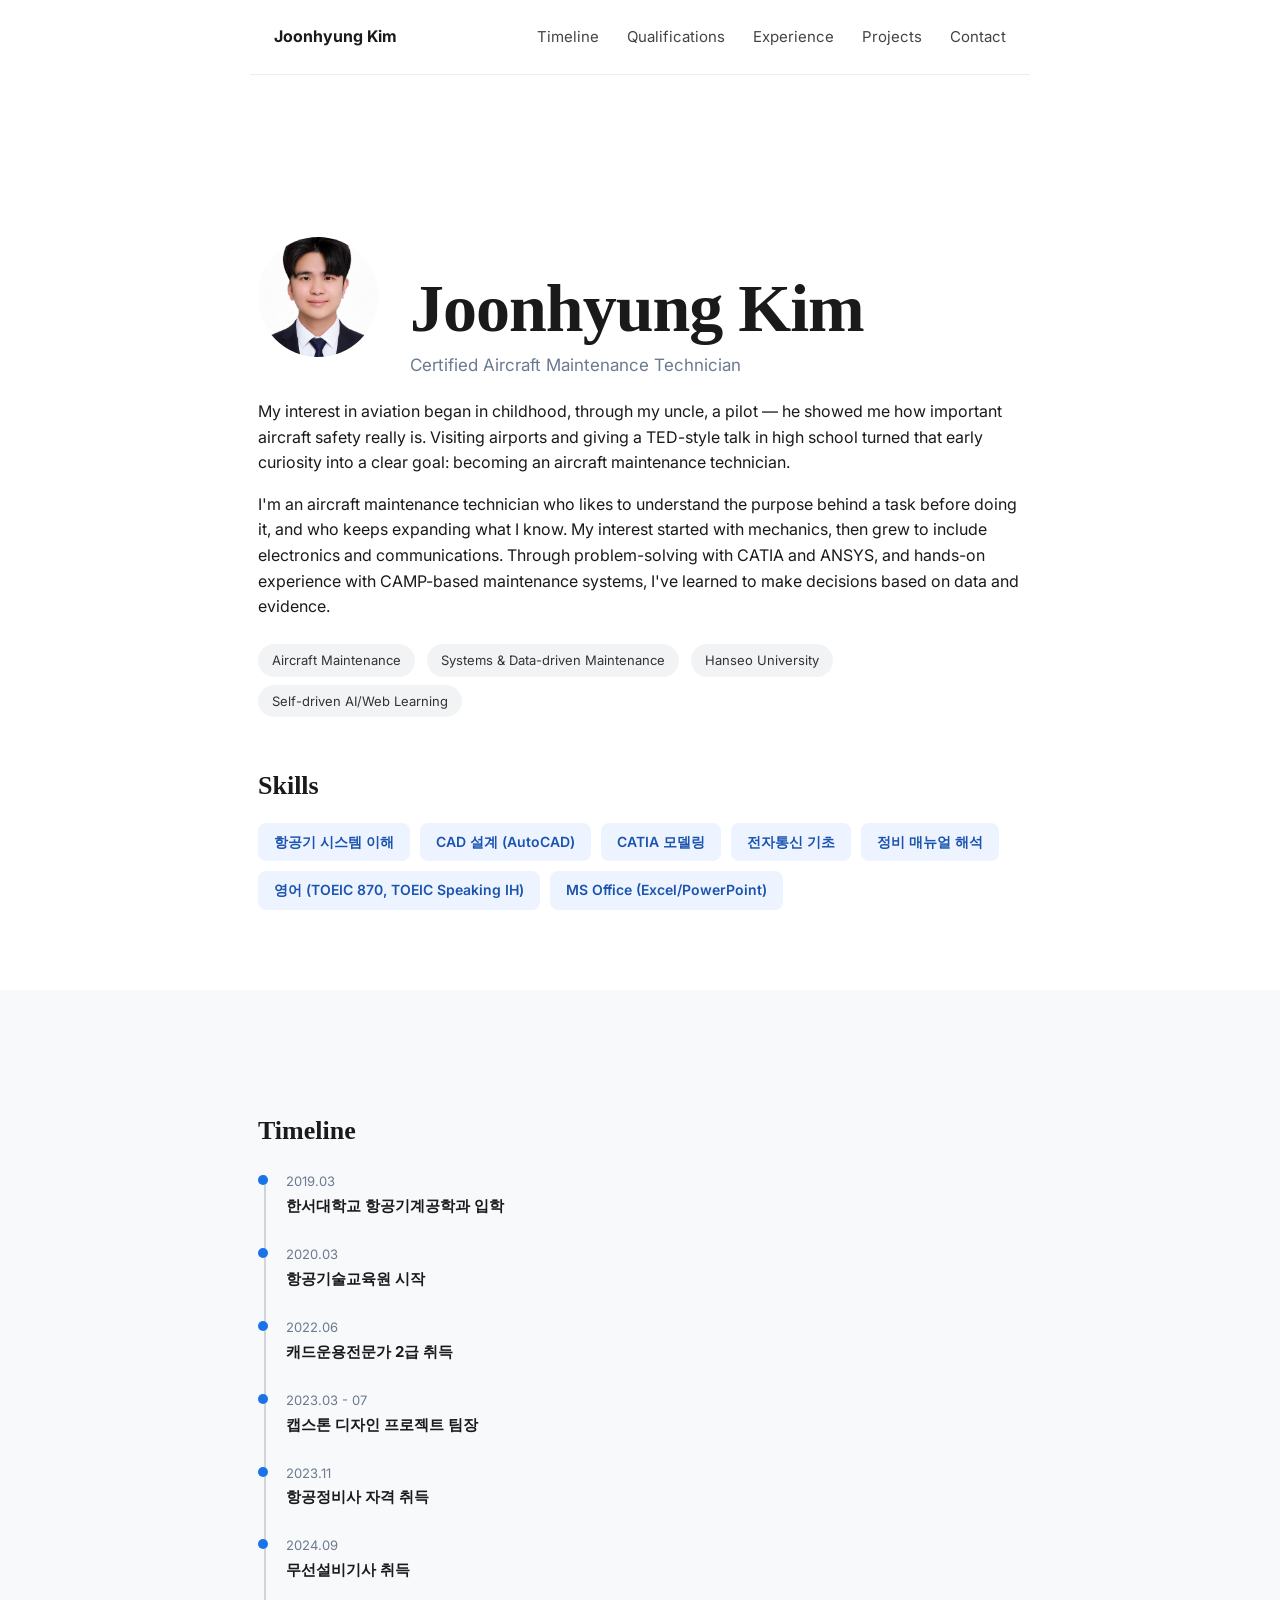
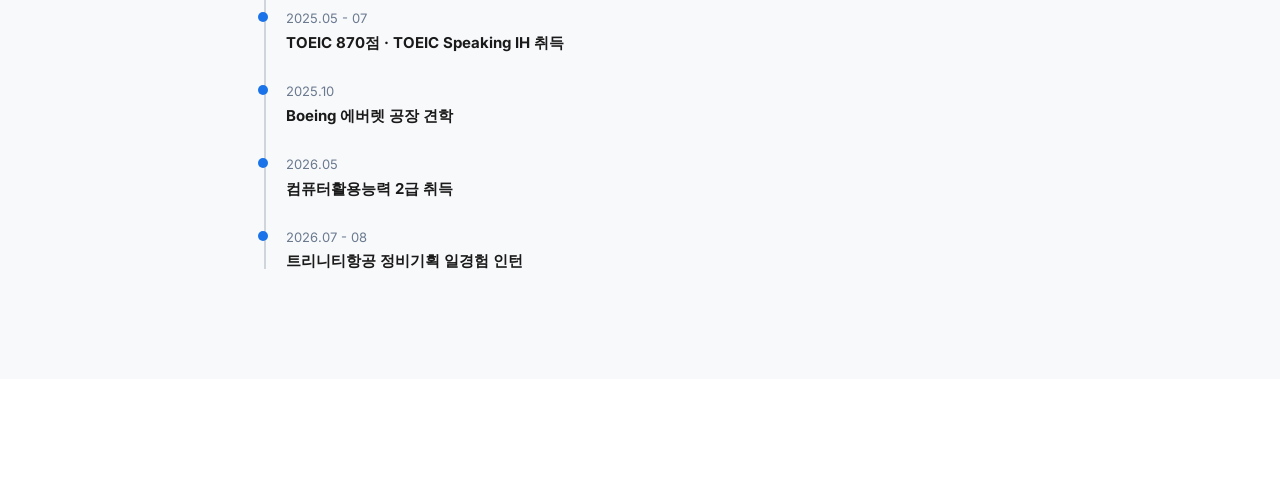
<file: index.html>
<!DOCTYPE html>
<html>

<head>
    <title>Joonhyung Kim | Portfolio</title>
    <link rel="stylesheet" href="style.css">
</head>

<body>

    <div class="navbar">
        <a href="index.html" class="name">Joonhyung Kim</a>
        <div class="nav-links">
            <a href="#timeline">Timeline</a>
            <a href="certifications.html">Qualifications</a>
            <a href="experience.html">Experience</a>
            <a href="projects.html">Projects</a>
            <a href="contact.html">Contact</a>
        </div>
    </div>

    <div class="container">

        <section id="hero">
            <div class="hero">
                <img src="profile.jpg" alt="Joonhyung Kim" class="profile-photo">
                <div>
                    <h1 class="hero-name">Joonhyung Kim</h1>
                    <p class="hero-role">Certified Aircraft Maintenance Technician</p>
                </div>
            </div>

          <div class="bio">
    <p>
        My interest in aviation began in childhood, through my uncle, a pilot —
        he showed me how important aircraft safety really is. Visiting airports
        and giving a TED-style talk in high school turned that early curiosity
        into a clear goal: becoming an aircraft maintenance technician.
    </p>
    <p>
        I'm an aircraft maintenance technician who likes to understand the
        purpose behind a task before doing it, and who keeps expanding what
        I know. My interest started with mechanics, then grew to include
        electronics and communications. Through problem-solving with CATIA
        and ANSYS, and hands-on experience with CAMP-based maintenance
        systems, I've learned to make decisions based on data and evidence.
    </p>
</div>
            <div class="tags">
                <span class="tag">Aircraft Maintenance</span>
                <span class="tag">Systems & Data-driven Maintenance</span>
                <span class="tag">Hanseo University</span>
                <span class="tag">Self-driven AI/Web Learning</span>
            </div>

            <h2>Skills</h2>
            <div class="skills-grid">
                <span class="skill-item">항공기 시스템 이해</span>
                <span class="skill-item">CAD 설계 (AutoCAD)</span>
                <span class="skill-item">CATIA 모델링</span>
                <span class="skill-item">전자통신 기초</span>
                <span class="skill-item">정비 매뉴얼 해석</span>
                <span class="skill-item">영어 (TOEIC 870, TOEIC Speaking IH)</span>
                 <span class="skill-item">MS Office (Excel/PowerPoint)</span>
            </div>
        </section>

        <section id="timeline">
            <h2>Timeline</h2>
            <div class="timeline">
                <div class="timeline-item">
                    <div class="timeline-date">2019.03</div>
                    <div class="timeline-title">한서대학교 항공기계공학과 입학</div>
                </div>
                <div class="timeline-item">
                    <div class="timeline-date">2020.03</div>
                    <div class="timeline-title">항공기술교육원 시작</div>
                </div>
                <div class="timeline-item">
                    <div class="timeline-date">2022.06</div>
                    <div class="timeline-title">캐드운용전문가 2급 취득</div>
                </div>
                <div class="timeline-item">
                    <div class="timeline-date">2023.03 - 07</div>
                    <div class="timeline-title">캡스톤 디자인 프로젝트 팀장</div>
                </div>
                <div class="timeline-item">
                    <div class="timeline-date">2023.11</div>
                    <div class="timeline-title">항공정비사 자격 취득</div>
                </div>
                <div class="timeline-item">
                    <div class="timeline-date">2024.09</div>
                    <div class="timeline-title">무선설비기사 취득</div>
                </div>
                <div class="timeline-item">
                    <div class="timeline-date">2025.05 - 07</div>
                    <div class="timeline-title">TOEIC 870점 · TOEIC Speaking IH 취득</div>
                </div>
                <div class="timeline-item">
                    <div class="timeline-date">2025.10</div>
                    <div class="timeline-title">Boeing 에버렛 공장 견학</div>
                </div>
                <div class="timeline-item">
                    <div class="timeline-date">2026.05</div>
                    <div class="timeline-title">컴퓨터활용능력 2급 취득</div>
                </div>
                <div class="timeline-item">
                    <div class="timeline-date">2026.07 - 08</div>
                    <div class="timeline-title">트리니티항공 정비기획 일경험 인턴</div>
                </div>
            </div>
        </section>

    </div>
</body>

</html>
</file>
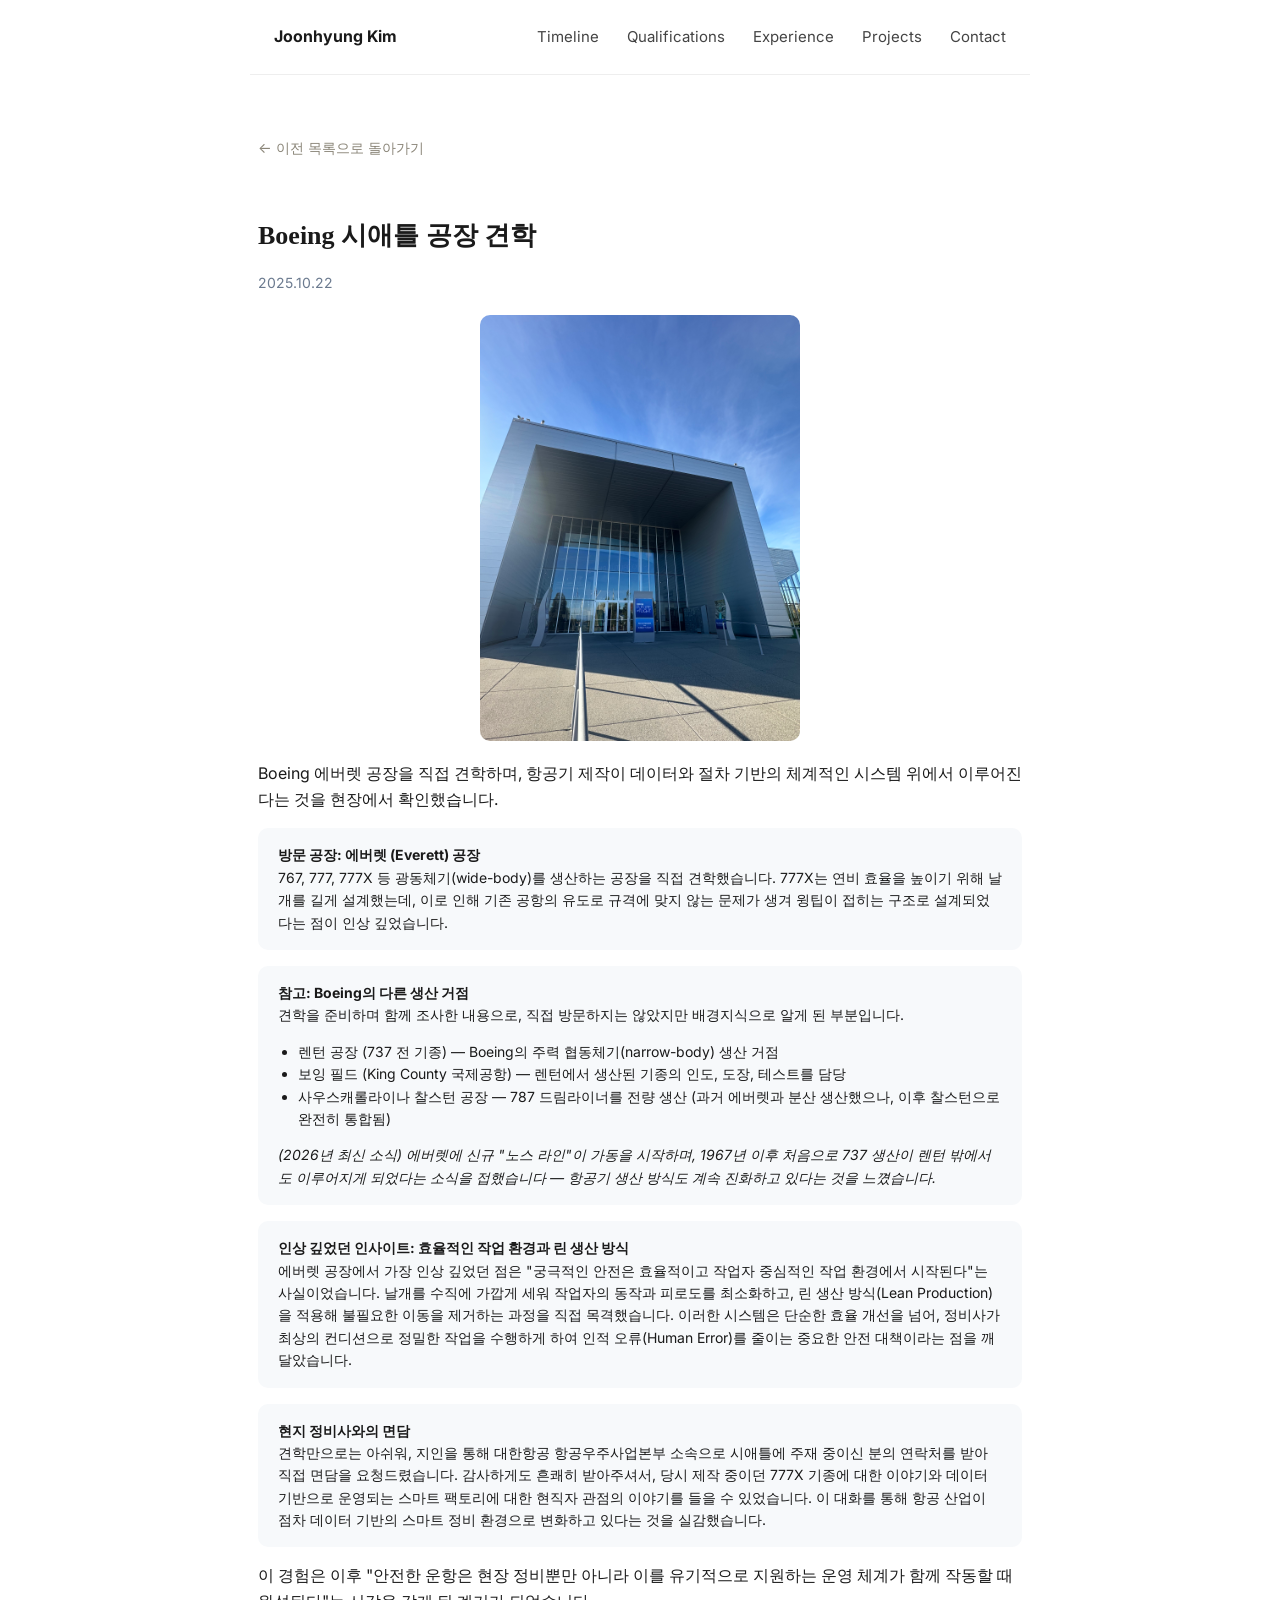
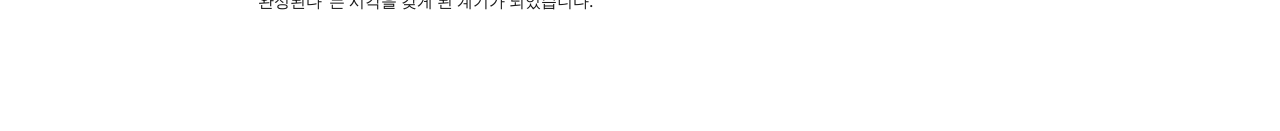
<file: boeing.html>
<!DOCTYPE html>
<html>

<head>
    <title>Boeing 시애틀 공장 견학 | Joonhyung Kim</title>
    <link rel="stylesheet" href="style.css">
</head>

<body>
    <div class="navbar">
        <a href="index.html" class="name">Joonhyung Kim</a>
        <div class="nav-links">
            <a href="index.html#timeline">Timeline</a>
            <a href="certifications.html">Qualifications</a>
            <a href="experience.html">Experience</a>
            <a href="projects.html">Projects</a>
            <a href="contact.html">Contact</a>
        </div>
    </div>

    <div class="container">
       <a href="javascript:history.back()" class="back-link">← 이전 목록으로 돌아가기</a>

        <h2>Boeing 시애틀 공장 견학</h2>
        <div class="entry-meta">2025.10.22</div>

<img src="boeing-factory.jpg" class="detail-photo-portrait" alt="Boeing Future of Flight 방문자 센터">            Boeing 에버렛 공장을 직접 견학하며, 항공기 제작이
    데이터와 절차 기반의 체계적인 시스템 위에서 이루어진다는 것을 현장에서 확인했습니다.
        </p>

      <div class="info-box">
    <strong>방문 공장: 에버렛 (Everett) 공장</strong><br>
    767, 777, 777X 등 광동체기(wide-body)를 생산하는 공장을 직접 견학했습니다.
    777X는 연비 효율을 높이기 위해 날개를 길게 설계했는데, 이로 인해 기존 공항의
    유도로 규격에 맞지 않는 문제가 생겨 윙팁이 접히는 구조로 설계되었다는 점이
    인상 깊었습니다.
</div>

<div class="info-box">
    <strong>참고: Boeing의 다른 생산 거점</strong><br>
    견학을 준비하며 함께 조사한 내용으로, 직접 방문하지는 않았지만 배경지식으로
    알게 된 부분입니다.
    <ul>
        <li>렌턴 공장 (737 전 기종) — Boeing의 주력 협동체기(narrow-body) 생산 거점</li>
        <li>보잉 필드 (King County 국제공항) — 렌턴에서 생산된 기종의 인도, 도장,
            테스트를 담당</li>
        <li>사우스캐롤라이나 찰스턴 공장 — 787 드림라이너를 전량 생산 (과거 에버렛과
            분산 생산했으나, 이후 찰스턴으로 완전히 통합됨)</li>
    </ul>
    <em>(2026년 최신 소식) 에버렛에 신규 "노스 라인"이 가동을 시작하며, 1967년 이후
    처음으로 737 생산이 렌턴 밖에서도 이루어지게 되었다는 소식을 접했습니다 —
    항공기 생산 방식도 계속 진화하고 있다는 것을 느꼈습니다.</em>
</div>

       <div class="info-box">
    <strong>인상 깊었던 인사이트: 효율적인 작업 환경과 린 생산 방식</strong><br>
    에버렛 공장에서 가장 인상 깊었던 점은 "궁극적인 안전은 효율적이고 작업자
    중심적인 작업 환경에서 시작된다"는 사실이었습니다. 날개를 수직에 가깝게 세워
    작업자의 동작과 피로도를 최소화하고, 린 생산 방식(Lean Production)을 적용해
    불필요한 이동을 제거하는 과정을 직접 목격했습니다.

    이러한 시스템은 단순한 효율 개선을 넘어, 정비사가 최상의 컨디션으로 정밀한
    작업을 수행하게 하여 인적 오류(Human Error)를 줄이는 중요한 안전 대책이라는
    점을 깨달았습니다.
</div>
<div class="info-box">
    <strong>현지 정비사와의 면담</strong><br>
    견학만으로는 아쉬워, 지인을 통해 대한항공 항공우주사업본부 소속으로 시애틀에
    주재 중이신 분의 연락처를 받아 직접 면담을 요청드렸습니다. 감사하게도 흔쾌히
    받아주셔서, 당시 제작 중이던 777X 기종에 대한 이야기와 데이터 기반으로 운영되는
    스마트 팩토리에 대한 현직자 관점의 이야기를 들을 수 있었습니다. 이 대화를 통해
    항공 산업이 점차 데이터 기반의 스마트 정비 환경으로 변화하고 있다는 것을
    실감했습니다.
</div>
        <p>
            이 경험은 이후 "안전한 운항은 현장 정비뿐만 아니라 이를 유기적으로 지원하는
            운영 체계가 함께 작동할 때 완성된다"는 시각을 갖게 된 계기가 되었습니다.
        </p>
    </div>
</body>

</html>
</file>
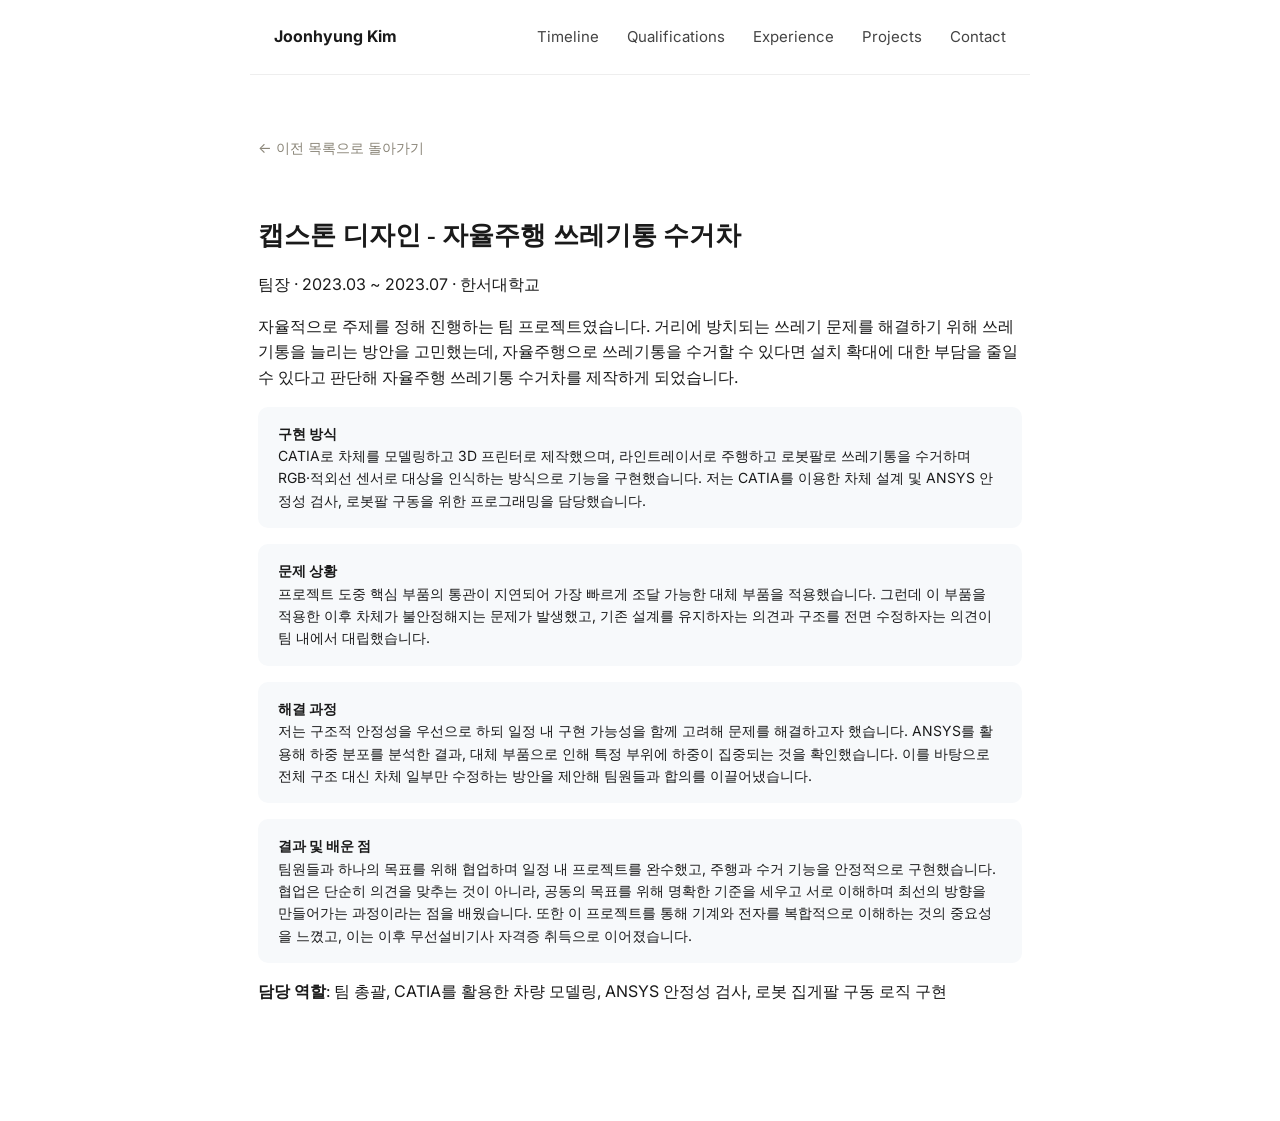
<file: capstone.html>
<!DOCTYPE html>
<html>

<head>
    <title>캡스톤 디자인 프로젝트 | Joonhyung Kim</title>
    <link rel="stylesheet" href="style.css">
</head>

<body>
    <div class="navbar">
        <a href="index.html" class="name">Joonhyung Kim</a>
        <div class="nav-links">
           <a href="index.html#timeline">Timeline</a>
            <a href="certifications.html">Qualifications</a>
            <a href="experience.html">Experience</a>
            <a href="projects.html">Projects</a>
            <a href="contact.html">Contact</a>
        </div>
    </div>

    <div class="container">
        <a href="javascript:history.back()" class="back-link">← 이전 목록으로 돌아가기</a>

      <h2>캡스톤 디자인 - 자율주행 쓰레기통 수거차</h2>
<p class="meta">팀장 · 2023.03 ~ 2023.07 · 한서대학교</p>

<p>
    자율적으로 주제를 정해 진행하는 팀 프로젝트였습니다. 거리에 방치되는 쓰레기
    문제를 해결하기 위해 쓰레기통을 늘리는 방안을 고민했는데, 자율주행으로 쓰레기통을
    수거할 수 있다면 설치 확대에 대한 부담을 줄일 수 있다고 판단해 자율주행 쓰레기통
    수거차를 제작하게 되었습니다.
</p>

<div class="info-box">
    <strong>구현 방식</strong><br>
    CATIA로 차체를 모델링하고 3D 프린터로 제작했으며, 라인트레이서로 주행하고
    로봇팔로 쓰레기통을 수거하며 RGB·적외선 센서로 대상을 인식하는 방식으로
    기능을 구현했습니다. 저는 CATIA를 이용한 차체 설계 및 ANSYS 안정성 검사,
    로봇팔 구동을 위한 프로그래밍을 담당했습니다.
</div>

<div class="info-box">
    <strong>문제 상황</strong><br>
    프로젝트 도중 핵심 부품의 통관이 지연되어 가장 빠르게 조달 가능한 대체 부품을
    적용했습니다. 그런데 이 부품을 적용한 이후 차체가 불안정해지는 문제가 발생했고,
    기존 설계를 유지하자는 의견과 구조를 전면 수정하자는 의견이 팀 내에서
    대립했습니다.
</div>

<div class="info-box">
    <strong>해결 과정</strong><br>
    저는 구조적 안정성을 우선으로 하되 일정 내 구현 가능성을 함께 고려해 문제를
    해결하고자 했습니다. ANSYS를 활용해 하중 분포를 분석한 결과, 대체 부품으로
    인해 특정 부위에 하중이 집중되는 것을 확인했습니다. 이를 바탕으로 전체 구조
    대신 차체 일부만 수정하는 방안을 제안해 팀원들과 합의를 이끌어냈습니다.
</div>

<div class="info-box">
    <strong>결과 및 배운 점</strong><br>
    팀원들과 하나의 목표를 위해 협업하며 일정 내 프로젝트를 완수했고, 주행과 수거
    기능을 안정적으로 구현했습니다. 협업은 단순히 의견을 맞추는 것이 아니라, 공동의
    목표를 위해 명확한 기준을 세우고 서로 이해하며 최선의 방향을 만들어가는 과정이라는
    점을 배웠습니다. 또한 이 프로젝트를 통해 기계와 전자를 복합적으로 이해하는 것의
    중요성을 느꼈고, 이는 이후 무선설비기사 자격증 취득으로 이어졌습니다.
</div>

<p><strong>담당 역할</strong>: 팀 총괄, CATIA를 활용한 차량 모델링, ANSYS 안정성 검사,
로봇 집게팔 구동 로직 구현</p>

        
    </div>
</body>

</html>
</file>
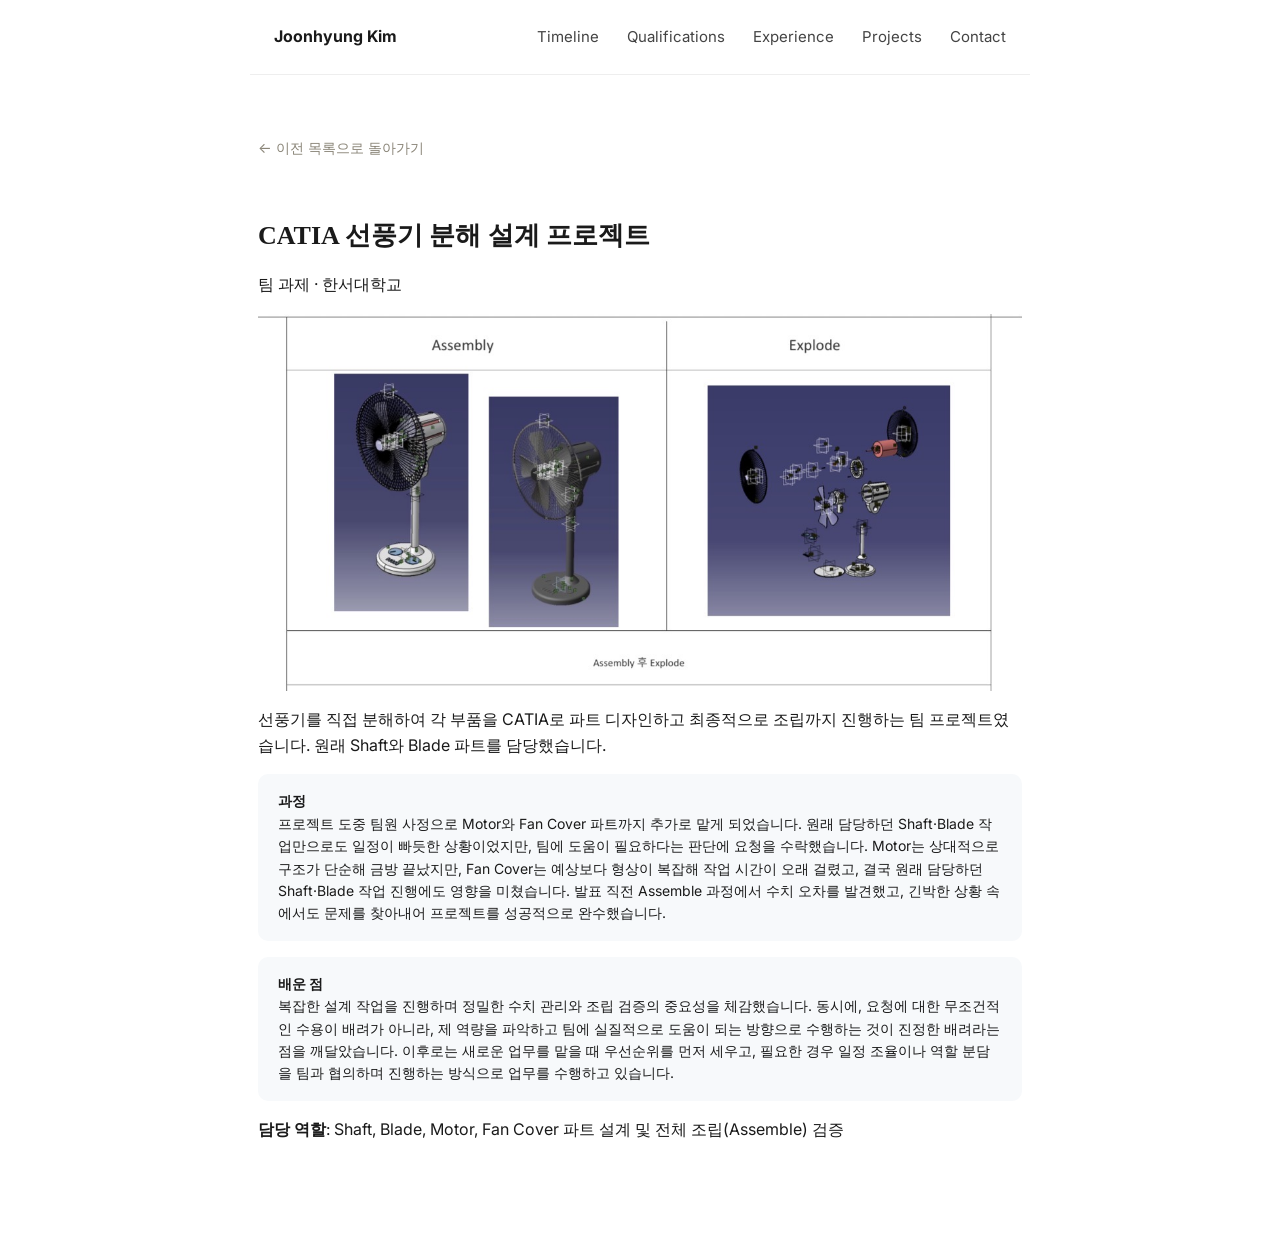
<file: catia-fan.html>
<!DOCTYPE html>
<html>

<head>
    <title>CATIA 선풍기 분해 설계 프로젝트 | Joonhyung Kim</title>
    <link rel="stylesheet" href="style.css">
</head>

<body>
    <div class="navbar">
        <a href="index.html" class="name">Joonhyung Kim</a>
        <div class="nav-links">
            <a href="index.html#timeline">Timeline</a>
             <a href="certifications.html">Qualifications</a>
            <a href="experience.html">Experience</a>
            <a href="projects.html">Projects</a>
            <a href="contact.html">Contact</a>
        </div>
    </div>

    <div class="container">
        <a href="javascript:history.back()" class="back-link">← 이전 목록으로 돌아가기</a>

     <h2>CATIA 선풍기 분해 설계 프로젝트</h2>
<p class="meta">팀 과제 · 한서대학교</p>

<img src="catia-model.png" alt="CATIA 선풍기 Assembly 및 Explode 모델" style="max-width: 100%; height: auto; display: block; margin: 0 auto;">

<p>
    선풍기를 직접 분해하여 각 부품을 CATIA로 파트 디자인하고 최종적으로 조립까지
    진행하는 팀 프로젝트였습니다. 원래 Shaft와 Blade 파트를 담당했습니다.
</p>

<div class="info-box">
    <strong>과정</strong><br>
프로젝트 도중 팀원 사정으로 Motor와 Fan Cover 파트까지 추가로 맡게 
되었습니다. 원래 담당하던 Shaft·Blade 작업만으로도 일정이 빠듯한 
상황이었지만, 팀에 도움이 필요하다는 판단에 요청을 수락했습니다. 
Motor는 상대적으로 구조가 단순해 금방 끝났지만, Fan Cover는 예상보다 
형상이 복잡해 작업 시간이 오래 걸렸고, 결국 원래 담당하던 Shaft·Blade 
작업 진행에도 영향을 미쳤습니다. 발표 직전 Assemble 과정에서 수치 
오차를 발견했고, 긴박한 상황 속에서도 문제를 찾아내어 프로젝트를 
성공적으로 완수했습니다.
</div>

<div class="info-box">
    <strong>배운 점</strong><br>
    복잡한 설계 작업을 진행하며 정밀한 수치 관리와 조립 검증의 중요성을 
체감했습니다. 동시에, 요청에 대한 무조건적인 수용이 배려가 아니라, 
제 역량을 파악하고 팀에 실질적으로 도움이 되는 방향으로 수행하는 것이 
진정한 배려라는 점을 깨달았습니다. 이후로는 새로운 업무를 맡을 때 
우선순위를 먼저 세우고, 필요한 경우 일정 조율이나 역할 분담을 팀과 
협의하며 진행하는 방식으로 업무를 수행하고 있습니다.
</div>

<p><strong>담당 역할</strong>: Shaft, Blade, Motor, Fan Cover 파트 설계 및 전체 조립(Assemble) 검증</p>
    </div>
</body>

</html>
</file>
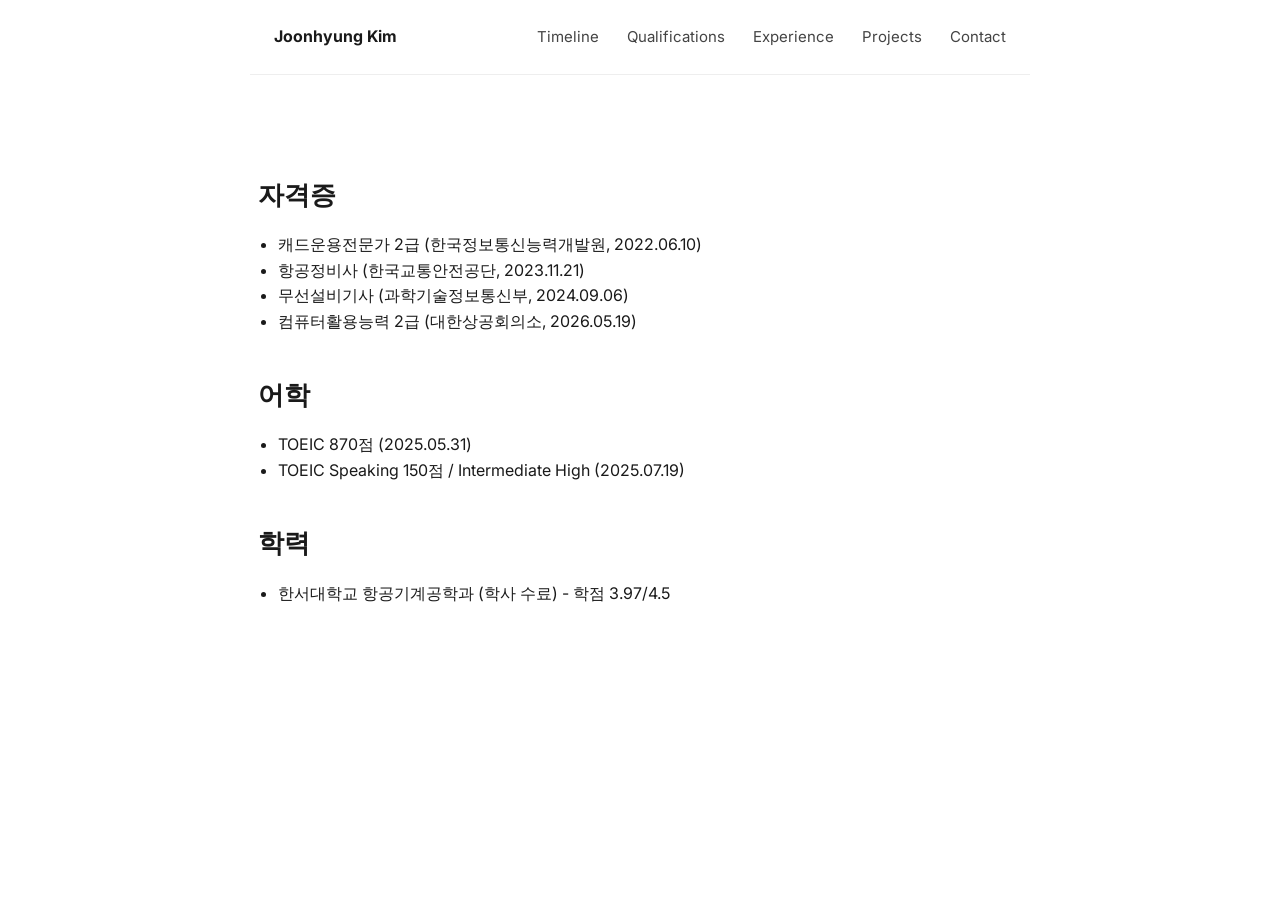
<file: certifications.html>
<!DOCTYPE html>
<html>

<head>
    <title>Qualifications | Joonhyung Kim</title>
    <link rel="stylesheet" href="style.css">
</head>

<body>
    <div class="navbar">
        <a href="index.html" class="name">Joonhyung Kim</a>
        <div class="nav-links">
            <a href="index.html#timeline">Timeline</a>
            <a href="certifications.html">Qualifications</a>
            <a href="experience.html">Experience</a>
            <a href="projects.html">Projects</a>
            <a href="contact.html">Contact</a>
        </div>
    </div>

    <div class="container">
        <h2>자격증</h2>
        <ul>
            <li>캐드운용전문가 2급 (한국정보통신능력개발원, 2022.06.10)</li>
            <li>항공정비사 (한국교통안전공단, 2023.11.21)</li>
            <li>무선설비기사 (과학기술정보통신부, 2024.09.06)</li>
            <li>컴퓨터활용능력 2급 (대한상공회의소, 2026.05.19)</li>
            
        </ul>

        <h2>어학</h2>
        <ul>
            <li>TOEIC 870점 (2025.05.31)</li>
            <li>TOEIC Speaking 150점 / Intermediate High (2025.07.19)</li>
        </ul>

        <h2>학력</h2>
        <ul>
            <li>한서대학교 항공기계공학과 (학사 수료) - 학점 3.97/4.5</li>
        </ul>
    </div>
</body>

</html>
</file>
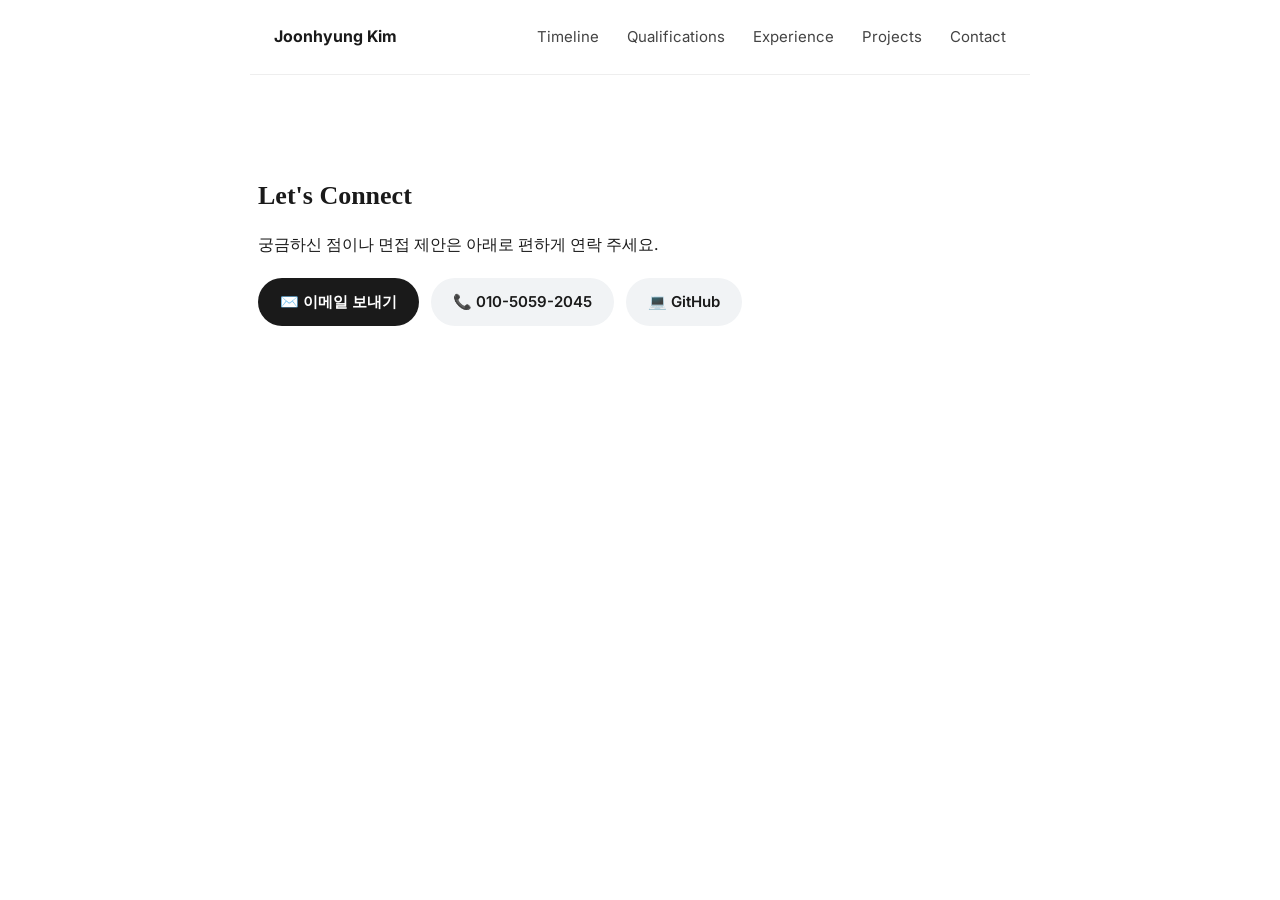
<file: contact.html>
<!DOCTYPE html>
<html>

<head>
    <title>Contact | Joonhyung Kim</title>
    <link rel="stylesheet" href="style.css">
</head>

<body>
    <div class="navbar">
        <a href="index.html" class="name">Joonhyung Kim</a>
        <div class="nav-links">
            <a href="index.html#timeline">Timeline</a>
            <a href="certifications.html">Qualifications</a>
            <a href="experience.html">Experience</a>
            <a href="projects.html">Projects</a>
            <a href="contact.html">Contact</a>
        </div>
    </div>

    <div class="container">
        <h2>Let's Connect</h2>
        <p>궁금하신 점이나 면접 제안은 아래로 편하게 연락 주세요.</p>

        <div class="contact-buttons">
    <a href="mailto:kjh02055@naver.com" class="contact-btn primary">✉️ 이메일 보내기</a>
    <a href="tel:010-5059-2045" class="contact-btn secondary">📞 010-5059-2045</a>
    <a href="https://github.com/JoonHyung-Kim" class="contact-btn secondary" target="_blank">💻 GitHub</a>
</div>
    </div>
</body>

</html>
</file>
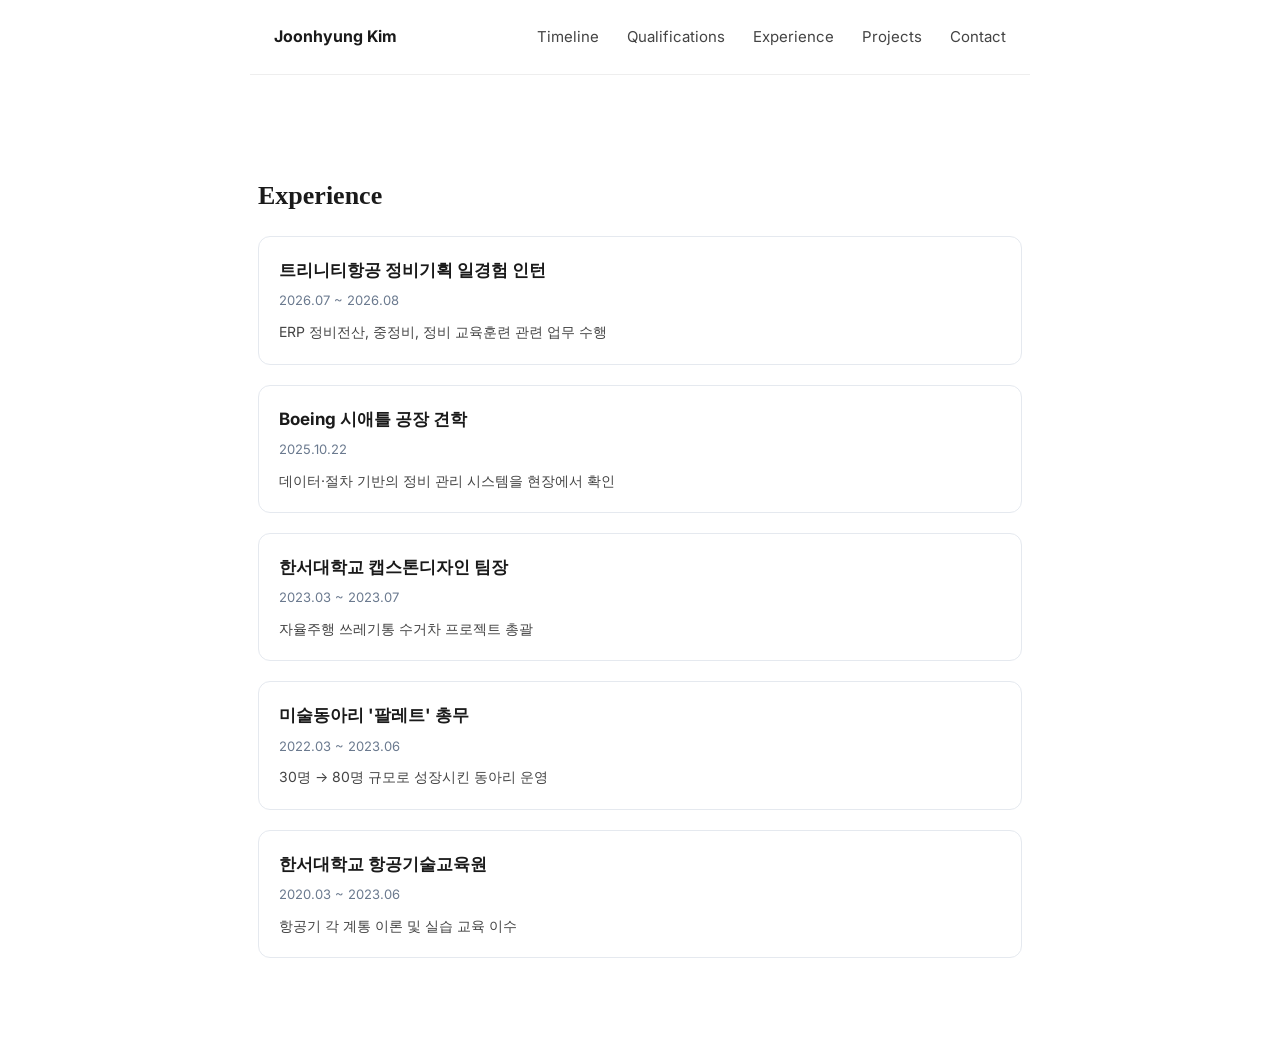
<file: experience.html>
<!DOCTYPE html>
<html>

<head>
    <title>Experience | Joonhyung Kim</title>
    <link rel="stylesheet" href="style.css">
</head>

<body>
    <div class="navbar">
        <a href="index.html" class="name">Joonhyung Kim</a>
        <div class="nav-links">
            <a href="index.html#timeline">Timeline</a>
            <a href="certifications.html">Qualifications</a>
            <a href="experience.html">Experience</a>
            <a href="projects.html">Projects</a>
            <a href="contact.html">Contact</a>
        </div>
    </div>

    <div class="container">
        <h2>Experience</h2>

        <div class="project-grid">
    <a href="trinity.html" class="project-card">
        <div class="card-title">트리니티항공 정비기획 일경험 인턴</div>
        <div class="card-meta">2026.07 ~ 2026.08</div>
        <div class="card-desc">ERP 정비전산, 중정비, 정비 교육훈련 관련 업무 수행</div>
    </a>

    <a href="boeing.html" class="project-card">
        <div class="card-title">Boeing 시애틀 공장 견학</div>
        <div class="card-meta">2025.10.22</div>
        <div class="card-desc">데이터·절차 기반의 정비 관리 시스템을 현장에서 확인</div>
    </a>

    <a href="capstone.html" class="project-card">
        <div class="card-title">한서대학교 캡스톤디자인 팀장</div>
        <div class="card-meta">2023.03 ~ 2023.07</div>
        <div class="card-desc">자율주행 쓰레기통 수거차 프로젝트 총괄</div>
    </a>

    <a href="palette.html" class="project-card">
        <div class="card-title">미술동아리 '팔레트' 총무</div>
        <div class="card-meta">2022.03 ~ 2023.06</div>
        <div class="card-desc">30명 → 80명 규모로 성장시킨 동아리 운영</div>
    </a>

    <a href="techschool.html" class="project-card">
        <div class="card-title">한서대학교 항공기술교육원</div>
        <div class="card-meta">2020.03 ~ 2023.06</div>
        <div class="card-desc">항공기 각 계통 이론 및 실습 교육 이수</div>
    </a>
</div>
    </div>
</body>

</html>
</file>
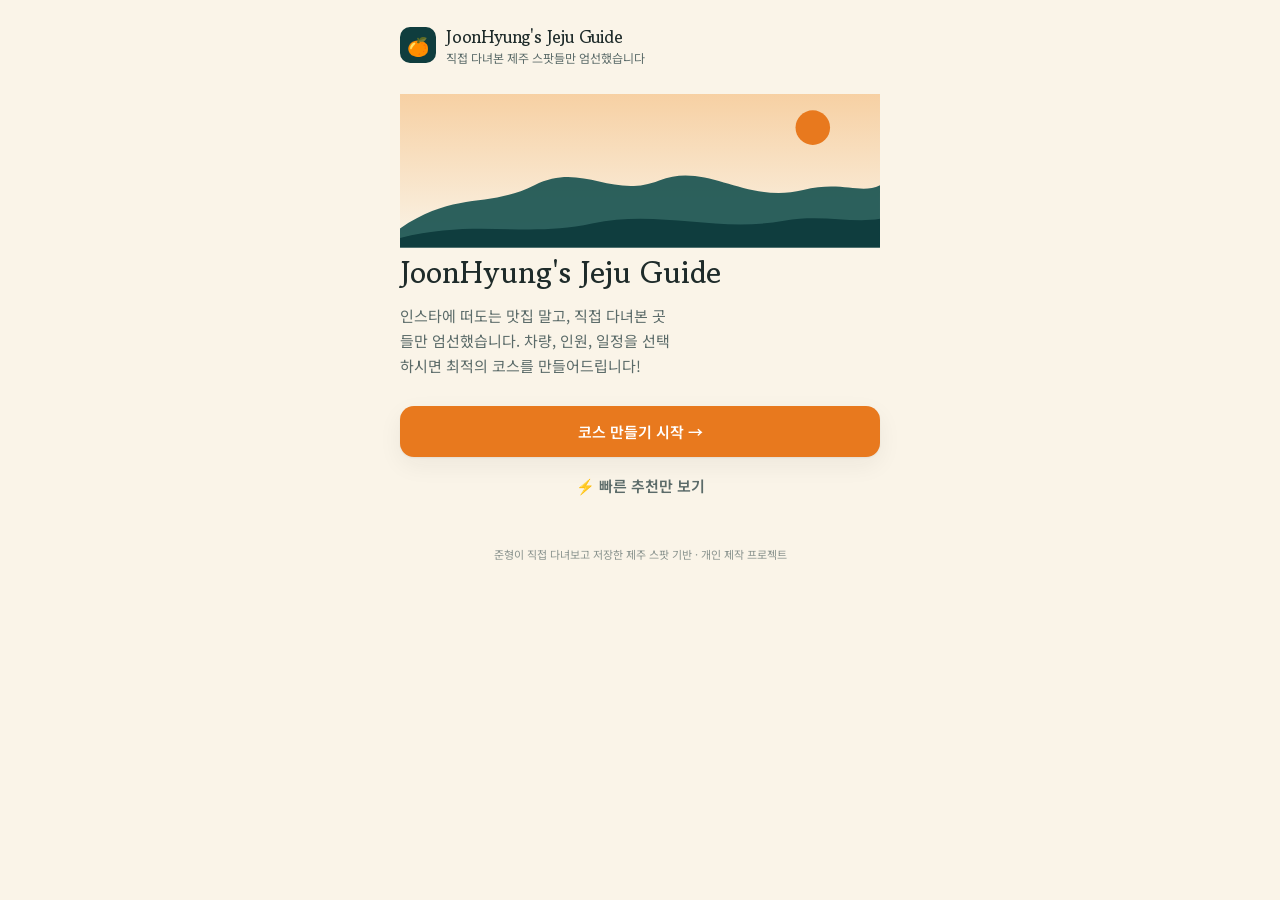
<file: jeju-course-maker.html>
<!DOCTYPE html>
<html lang="ko">
<head>
<meta charset="UTF-8">
<meta name="viewport" content="width=device-width, initial-scale=1, viewport-fit=cover">
<link rel="icon" href="data:image/svg+xml,<svg xmlns=%22http://www.w3.org/2000/svg%22 viewBox=%220 0 100 100%22><text y=%22.9em%22 font-size=%2290%22>%F0%9F%8D%8A</text></svg>">
<meta property="og:title" content="JoonHyung's Jeju Guide">
<meta property="og:description" content="직접 다녀본 제주 스팟들만 엄선한 여행 코스메이커">
<meta name="description" content="직접 다녀본 제주 스팟들만 엄선한 여행 코스메이커">
<meta property="og:type" content="website">
<title>JoonHyung's Jeju Guide</title>
<link href="https://fonts.googleapis.com/css2?family=Gowun+Batang:wght@400;700&family=Noto+Sans+KR:wght@400;500;600;700;900&display=swap" rel="stylesheet">
<style>
  :root {
    box-sizing: border-box;
    --ocean-deep: #0F3D3E;
    --ocean: #17514F;
    --tangerine: #E8791E;
    --tangerine-soft: #F4B36B;
    --basalt: #211F1D;
    --sand: #FAF4E8;
    --sand-dim: #F0E5CF;
    --foam: #DCEFE9;
    --ink: #1E2B2A;
    --ink-dim: #5B6B69;

    --bg: var(--sand);
    --surface: #FFFFFF;
    --surface-dim: var(--sand-dim);
    --text: var(--ink);
    --text-dim: var(--ink-dim);
    --accent: var(--tangerine);
    --accent-ink: #FFFFFF;
    --border: #E3D8C0;
    --shadow: 0 1px 2px rgba(33,31,29,0.06), 0 8px 24px rgba(33,31,29,0.06);

    padding-top: env(safe-area-inset-top, 0px);
    padding-bottom: env(safe-area-inset-bottom, 0px);
  }
  @media (prefers-color-scheme: dark) {
    :root:not([data-theme="light"]) {
      --bg: #0D1917;
      --surface: #16302D;
      --surface-dim: #123130;
      --text: #EDE7D9;
      --text-dim: #9FB3B0;
      --border: #234845;
      --shadow: 0 1px 2px rgba(0,0,0,0.3), 0 8px 24px rgba(0,0,0,0.35);
    }
  }
  :root[data-theme="dark"] {
    --bg: #0D1917;
    --surface: #16302D;
    --surface-dim: #123130;
    --text: #EDE7D9;
    --text-dim: #9FB3B0;
    --border: #234845;
    --shadow: 0 1px 2px rgba(0,0,0,0.3), 0 8px 24px rgba(0,0,0,0.35);
  }
  html { scroll-padding-top: env(safe-area-inset-top, 0px); }
  * { box-sizing: border-box; }
  body {
    margin: 0;
    background: var(--bg);
    color: var(--text);
    font-family: 'Noto Sans KR', sans-serif;
    -webkit-font-smoothing: antialiased;
    min-height: 100vh;
  }
  .shell {
    max-width: 520px;
    margin: 0 auto;
    min-height: 100%;
    padding: 24px 20px calc(32px + env(safe-area-inset-bottom, 0px));
    position: relative;
  }
  .top {
    display: flex;
    align-items: center;
    gap: 10px;
    margin-bottom: 28px;
  }
  .top-badge {
    width: 36px; height: 36px;
    border-radius: 10px;
    background: var(--ocean-deep);
    display: flex; align-items: center; justify-content: center;
    font-size: 18px;
    flex-shrink: 0;
  }
  .top-title { font-family: 'Gowun Batang', serif; font-weight: 700; font-size: 17px; letter-spacing: -0.2px; }
  .top-sub { font-size: 12px; color: var(--text-dim); }

  .screen { display: none; animation: rise 0.35s ease; }
  .screen.active { display: block; }
  @keyframes rise { from { opacity: 0; transform: translateY(8px); } to { opacity: 1; transform: translateY(0); } }

  .hero-oreum { width: 100%; height: auto; display: block; margin-bottom: 4px; }

  h1.display {
    font-family: 'Gowun Batang', serif;
    font-size: 30px;
    line-height: 1.35;
    font-weight: 700;
    margin: 4px 0 12px;
    color: var(--text);
  }
  p.lede {
    font-size: 15px;
    line-height: 1.65;
    color: var(--text-dim);
    margin: 0 0 28px;
    max-width: 34ch;
  }

  .btn {
    appearance: none; border: none; cursor: pointer;
    font-family: inherit; font-size: 15px; font-weight: 600;
    border-radius: 14px;
    padding: 15px 20px;
    display: inline-flex; align-items: center; justify-content: center; gap: 8px;
    transition: transform 0.15s ease, opacity 0.15s ease;
  }
  .btn:active { transform: scale(0.97); }
  .btn-primary { background: var(--accent); color: var(--accent-ink); width: 100%; box-shadow: var(--shadow); }
  .btn-ghost { background: transparent; color: var(--text-dim); padding: 10px 4px; }

  .q-block { margin-bottom: 26px; }
  .q-label { font-size: 13px; font-weight: 700; color: var(--ocean-deep); margin-bottom: 10px; }
  :root[data-theme="dark"] .q-label, @media (prefers-color-scheme: dark) { }
  .q-label { color: var(--tangerine); }

  .chip-row { display: flex; flex-wrap: wrap; gap: 8px; }
  .chip {
    appearance: none; cursor: pointer; font-family: inherit;
    border: 1.5px solid var(--border); background: var(--surface);
    color: var(--text); border-radius: 999px; padding: 10px 16px;
    font-size: 14px; font-weight: 500;
    transition: all 0.15s ease;
  }
  .chip.selected { background: var(--accent); border-color: var(--accent); color: #fff; }

  .dir-grid { display: grid; grid-template-columns: 1fr 1fr; gap: 10px; }
  .dir-card {
    border: 1.5px solid var(--border); background: var(--surface);
    border-radius: 16px; padding: 18px 14px; text-align: left;
    cursor: pointer; font-family: inherit;
  }
  .dir-card.selected { border-color: var(--accent); background: color-mix(in srgb, var(--accent) 12%, var(--surface)); }
  .dir-emoji { font-size: 26px; margin-bottom: 8px; display: block; }
  .dir-name { font-weight: 700; font-size: 15px; margin-bottom: 3px; }
  .dir-desc { font-size: 12px; color: var(--text-dim); line-height: 1.4; }

  .nav-buttons { display: flex; gap: 10px; margin-top: 8px; }
  .nav-buttons .btn-ghost { flex: 0 0 auto; }
  .nav-buttons .btn-primary { flex: 1; }

  .loading-wrap { text-align: center; padding: 60px 10px; }
  .spinner { width: 40px; height: 40px; margin: 0 auto 18px; border-radius: 50%; border: 3px solid var(--border); border-top-color: var(--accent); animation: spin 0.8s linear infinite; }
  @keyframes spin { to { transform: rotate(360deg); } }
  .loading-msg { font-size: 14px; color: var(--text-dim); }

  .day-tabs { display: flex; gap: 6px; margin-bottom: 18px; overflow-x: auto; padding-bottom: 2px; }
  .day-tab {
    flex: 0 0 auto; border: none; cursor: pointer; font-family: inherit;
    background: var(--surface-dim); color: var(--text-dim);
    border-radius: 10px; padding: 9px 16px; font-size: 13px; font-weight: 700;
  }
  .day-tab.active { background: var(--ocean-deep); color: #fff; }

  .stop {
    display: flex; gap: 12px; padding: 14px 0;
    border-bottom: 1px solid var(--border);
  }
  .stop:last-child { border-bottom: none; }
  .stop-time { flex: 0 0 52px; font-size: 12px; color: var(--text-dim); font-weight: 700; padding-top: 2px; }
  .stop-icon { flex: 0 0 30px; font-size: 18px; text-align: center; }
  .stop-body { flex: 1; }
  .stop-name { font-weight: 700; font-size: 15px; margin-bottom: 3px; }
  .stop-tag { display: inline-block; font-size: 10px; font-weight: 700; color: var(--accent); background: color-mix(in srgb, var(--accent) 14%, transparent); border-radius: 5px; padding: 1px 6px; margin-bottom: 5px; }
  .stop-note { font-size: 13px; color: var(--text-dim); line-height: 1.5; }

  .lodging-box {
    margin-top: 22px; padding: 16px; border-radius: 14px;
    background: var(--ocean-deep); color: #fff;
  }
  .lodging-label { font-size: 11px; font-weight: 700; opacity: 0.75; margin-bottom: 4px; }
  .lodging-name { font-weight: 700; font-size: 15px; }
  .lodging-note { font-size: 12.5px; opacity: 0.85; margin-top: 4px; }

  .result-actions { display: flex; gap: 10px; margin-top: 24px; }
  .result-actions .btn { flex: 1; font-size: 13.5px; padding: 12px 14px; }
  .btn-secondary { background: var(--surface-dim); color: var(--text); }

  .error-box { text-align: center; padding: 40px 10px; color: var(--text-dim); font-size: 14px; }

  .footer-note { text-align: center; font-size: 11px; color: var(--text-dim); margin-top: 40px; opacity: 0.7; }

  .cand-card {
    display: flex; align-items: flex-start; gap: 10px;
    border: 1.5px solid var(--border); background: var(--surface);
    border-radius: 12px; padding: 12px 14px; margin-bottom: 8px;
    cursor: pointer; text-align: left; width: 100%; font-family: inherit;
  }
  .cand-card.selected { border-color: var(--accent); background: color-mix(in srgb, var(--accent) 10%, var(--surface)); }
  .cand-check { flex: 0 0 20px; height: 20px; border-radius: 6px; border: 1.5px solid var(--border); margin-top: 1px; display:flex; align-items:center; justify-content:center; font-size:13px; color:#fff; }
  .cand-card.selected .cand-check { background: var(--accent); border-color: var(--accent); }
  .cand-body { flex: 1; }
  .cand-name-row { display: flex; align-items: center; gap: 6px; }
  .cand-name { font-weight: 700; font-size: 14.5px; }
  .cand-badge { font-size: 10px; font-weight: 700; color: var(--accent); background: color-mix(in srgb, var(--accent) 16%, transparent); border-radius: 5px; padding: 1px 6px; }
  .cand-note { font-size: 12.5px; color: var(--text-dim); margin-top: 3px; line-height: 1.4; }
  .select-count-bar { position: sticky; top: 0; background: var(--bg); padding: 4px 0 10px; font-size: 12.5px; color: var(--text-dim); font-weight: 600; z-index: 5; }
  .time-input {
    width: 52px; border: none; background: transparent; color: var(--text-dim);
    font-family: inherit; font-size: 12px; font-weight: 700; padding: 0;
    border-bottom: 1px dashed var(--border);
  }
  .time-input:focus { outline: none; border-bottom-color: var(--accent); color: var(--accent); }
</style>
</head>
<body>
<div class="shell">
  <div class="top">
    <div class="top-badge">🍊</div>
    <div>
      <div class="top-title">JoonHyung's Jeju Guide</div>
      <div class="top-sub">직접 다녀본 제주 스팟들만 엄선했습니다</div>
    </div>
  </div>

  <!-- SCREEN 0: 랜딩 -->
  <section class="screen active" data-screen="landing">
    <svg class="hero-oreum" viewBox="0 0 500 160" xmlns="http://www.w3.org/2000/svg">
      <defs>
        <linearGradient id="sky" x1="0" y1="0" x2="0" y2="1">
          <stop offset="0%" stop-color="var(--tangerine-soft)" stop-opacity="0.55"/>
          <stop offset="100%" stop-color="var(--tangerine-soft)" stop-opacity="0"/>
        </linearGradient>
      </defs>
      <rect x="0" y="0" width="500" height="160" fill="url(#sky)"/>
      <path d="M0,140 C60,100 90,120 140,95 C190,70 220,110 270,90 C320,70 360,115 420,100 C460,90 480,105 500,95 L500,160 L0,160 Z" fill="var(--ocean)" opacity="0.9"/>
      <path d="M0,150 C80,130 130,150 200,135 C270,120 330,145 400,132 C440,125 470,135 500,130 L500,160 L0,160 Z" fill="var(--ocean-deep)"/>
      <circle cx="430" cy="35" r="18" fill="var(--tangerine)"/>
    </svg>
    <h1 class="display">JoonHyung's Jeju Guide</h1>
    <p class="lede">인스타에 떠도는 맛집 말고, 직접 다녀본 곳들만 엄선했습니다. 차량, 인원, 일정을 선택하시면 최적의 코스를 만들어드립니다!</p>
    <button class="btn btn-primary" onclick="goTo('step1')">코스 만들기 시작 →</button>
    <button class="btn btn-ghost" style="width:100%; margin-top:8px;" onclick="goTo('quick')">⚡ 빠른 추천만 보기</button>
    <div id="resumeBanner" style="display:none; margin-top:16px; border:1.5px solid var(--accent); border-radius:12px; padding:12px 14px;">
      <div style="font-size:13px; font-weight:700; margin-bottom:2px;">📌 저장된 계획표가 있어요</div>
      <div id="resumeInfo" style="font-size:12px; color:var(--text-dim); margin-bottom:8px;"></div>
      <button class="btn btn-secondary" style="width:100%;" onclick="resumeSavedPlan()">이어서 보기</button>
    </div>
  </section>

  <!-- SCREEN: 빠른 추천 모드 -->
  <section class="screen" data-screen="quick">
    <p class="lede" style="margin-bottom:14px;">방향만 골라주세요. 우선순위 높은 곳들로 바로 추천해드릴게요.</p>
    <div class="q-block">
      <div class="q-label">어느 방향이 궁금하세요?</div>
      <div class="chip-row" data-group="quickDir">
        <button class="chip" data-value="동" onclick="quickPick('동')">동쪽</button>
        <button class="chip" data-value="서" onclick="quickPick('서')">서쪽</button>
        <button class="chip" data-value="남" onclick="quickPick('남')">남쪽</button>
        <button class="chip" data-value="북" onclick="quickPick('북')">북쪽(제주시내)</button>
      </div>
    </div>
    <div id="quickResults"></div>
    <div class="nav-buttons">
      <button class="btn btn-ghost" onclick="goTo('landing')">← 처음으로</button>
      <button class="btn btn-primary" onclick="continueFromQuick()">제대로 계획표 짜기 →</button>
    </div>
  </section>

  <!-- SCREEN: 전체 일정 보기 / 공유 -->
  <section class="screen" data-screen="overview">
    <p class="lede" style="margin-bottom:14px;">전체 일정을 한눈에 보고, 텍스트로 복사해서 공유할 수 있어요.</p>
    <div id="overviewContent"></div>
    <div class="q-block" style="margin-top:18px;">
      <div class="q-label">공유용 텍스트 (아래 박스를 탭해서 전체 선택 후 복사하세요)</div>
      <textarea id="shareText" readonly style="width:100%; min-height:180px; border:1.5px solid var(--border); border-radius:10px; padding:10px; font-size:12.5px; font-family:inherit; background:var(--surface); color:var(--text);" onclick="this.select()"></textarea>
      <button class="btn btn-secondary" style="width:100%; margin-top:8px;" onclick="copyShareText()">📋 클립보드에 복사 시도</button>
    </div>
    <div class="nav-buttons">
      <button class="btn btn-ghost" onclick="goTo('plan')">← 계획표로</button>
    </div>
  </section>

  <!-- SCREEN 1: 조건 -->
  <section class="screen" data-screen="step1">
    <div class="q-block">
      <div class="q-label">1. 차량이 있으신가요?</div>
      <div class="chip-row" data-group="car">
        <button class="chip" data-value="있음">🚗 있음</button>
        <button class="chip" data-value="없음">🚌 없음 (뚜벅이)</button>
      </div>
    </div>
    <div class="q-block">
      <div class="q-label">2. 몇 명이서 여행하세요?</div>
      <div class="chip-row" data-group="people">
        <button class="chip" data-value="혼자">혼자</button>
        <button class="chip" data-value="둘이">둘이</button>
        <button class="chip" data-value="3~4명">3~4명</button>
        <button class="chip" data-value="5명 이상">5명 이상</button>
      </div>
    </div>
    <div class="q-block">
      <div class="q-label">3. 몇 박 며칠 일정인가요?</div>
      <div class="chip-row" data-group="nights">
        <button class="chip" data-value="당일치기">당일치기</button>
        <button class="chip" data-value="1박 2일">1박 2일</button>
        <button class="chip" data-value="2박 3일">2박 3일</button>
        <button class="chip" data-value="3박 4일">3박 4일</button>
        <button class="chip" data-value="4박 5일 이상">4박 5일 이상</button>
      </div>
    </div>
    <div class="nav-buttons">
      <button class="btn btn-ghost" onclick="goTo('landing')">← 이전</button>
      <button class="btn btn-primary" onclick="validateStep1()">다음 →</button>
    </div>
  </section>

  <!-- SCREEN 2: 방향 -->
  <section class="screen" data-screen="step2">
    <div class="q-block">
      <div class="q-label">4. 어느 방향 위주로 다니고 싶으세요?</div>
      <div class="dir-grid" data-group="direction">
        <button class="dir-card" data-value="동">
          <span class="dir-emoji">🌅</span>
          <div class="dir-name">동쪽</div>
          <div class="dir-desc">성산·구좌·조천 — 일출봉, 우도, 월정리</div>
        </button>
        <button class="dir-card" data-value="서">
          <span class="dir-emoji">🌇</span>
          <div class="dir-name">서쪽</div>
          <div class="dir-desc">애월·한림 — 협재해변, 한담, 감성카페</div>
        </button>
        <button class="dir-card" data-value="남">
          <span class="dir-emoji">🌊</span>
          <div class="dir-name">남쪽</div>
          <div class="dir-desc">중문·서귀포·안덕 — 폭포, 주상절리, 리조트</div>
        </button>
        <button class="dir-card" data-value="북">
          <span class="dir-emoji">🏙️</span>
          <div class="dir-name">북쪽</div>
          <div class="dir-desc">제주시내 — 공항 근처, 동문시장</div>
        </button>
      </div>
    </div>
    <div class="q-block">
      <div class="q-label">5. 어디에 더 무게를 둘까요? (선택, 복수 가능)</div>
      <div class="chip-row" data-group="theme">
        <button class="chip" data-value="맛집">🍽 맛집</button>
        <button class="chip" data-value="카페">☕ 카페</button>
        <button class="chip" data-value="자연/명소">🌿 자연·명소</button>
        <button class="chip" data-value="여유롭게">🐌 여유롭게</button>
      </div>
    </div>
    <div class="nav-buttons">
      <button class="btn btn-ghost" onclick="goTo('step1')">← 이전</button>
      <button class="btn btn-primary" onclick="validateStep2()">다음 →</button>
    </div>
  </section>

  <!-- SCREEN 2.5: 도착/출발 시간 -->
  <section class="screen" data-screen="step3">
    <div class="q-block">
      <div class="q-label">6. 제주 도착은 몇 시쯤인가요?</div>
      <div class="chip-row" data-group="arrival">
        <button class="chip" data-value="9">~09시</button>
        <button class="chip" data-value="10">10시</button>
        <button class="chip" data-value="11">11시</button>
        <button class="chip" data-value="12">12시</button>
        <button class="chip" data-value="13">13시</button>
        <button class="chip" data-value="14">14시</button>
        <button class="chip" data-value="15">15시</button>
        <button class="chip" data-value="16">16시 이후</button>
      </div>
    </div>
    <div class="q-block">
      <div class="q-label">7. 제주에서 출발(공항/항구)은 몇 시쯤인가요?</div>
      <div class="chip-row" data-group="departure">
        <button class="chip" data-value="12">~12시</button>
        <button class="chip" data-value="14">14시</button>
        <button class="chip" data-value="16">16시</button>
        <button class="chip" data-value="18">18시</button>
        <button class="chip" data-value="20">20시</button>
        <button class="chip" data-value="22">21시 이후</button>
      </div>
    </div>
    <div class="nav-buttons">
      <button class="btn btn-ghost" onclick="goTo('step2')">← 이전</button>
      <button class="btn btn-primary" onclick="validateStep3()">추천 스팟 보기 →</button>
    </div>
  </section>

  <!-- SCREEN 2.7: 추천 후 직접 선택 -->
  <section class="screen" data-screen="select">
    <p class="lede" style="margin-bottom:16px;">이 방향의 추천 스팟이에요. 메뉴·특징 보고 특별히 가고 싶은 곳은 즐겨찾기(⭐) 해두세요 — 안 골라도 우선순위 높은 곳부터 추천해드려요.</p>
    <div class="day-tabs" id="selectTabs"></div>
    <div id="selectList"></div>
    <div class="nav-buttons">
      <button class="btn btn-ghost" onclick="goTo('step3')">← 이전</button>
      <button class="btn btn-primary" onclick="confirmSelectionAndBuild()">계획표 만들기 →</button>
    </div>
  </section>

  <!-- SCREEN 3: 내 계획표 (추천 동선 자동배치 + 자유 편집) -->
  <section class="screen" data-screen="plan">
    <p class="lede" style="margin-bottom:14px;">우선순위 높은 곳들로 추천 동선을 미리 짜봤어요. 시간은 직접 고쳐도 되고, 장소를 탭해서 다른 곳으로 바꾸거나 빼도 되고, 시간대를 더 추가해도 돼요.</p>
    <div class="day-tabs" id="planTabs"></div>
    <div id="planMap" style="margin-bottom:10px;"></div>
    <div id="planSlots"></div>

    <button class="btn btn-secondary" onclick="autoFillEmpty()" style="width:100%; margin-top:18px;">🧩 빈칸만 규칙기반으로 채우기</button>
    <button class="btn btn-ghost" id="aiBtn" onclick="enhanceWithAI()" style="width:100%; justify-content:flex-start; padding:12px 4px; margin-top:6px; font-size:12.5px; opacity:0.75;">✨ AI로 다듬기 (선택사항)</button>
    <button class="btn btn-secondary" onclick="renderOverview(); goTo('overview')" style="width:100%; margin-top:6px;">📋 전체 일정 보기 / 공유</button>

    <div class="result-actions">
      <button class="btn btn-secondary" onclick="goTo('select')">즐겨찾기 편집</button>
      <button class="btn btn-primary" onclick="restartAll()">처음부터</button>
    </div>
  </section>

  <!-- SCREEN 5: 에러 -->
  <section class="screen" data-screen="error">
    <div class="error-box">
      <p id="errorMsg">문제가 생겼어요.</p>
      <button class="btn btn-primary" onclick="goTo('select')" style="margin-top:12px;">다시 시도하기</button>
    </div>
  </section>

  <div class="footer-note">준형이 직접 다녀보고 저장한 제주 스팟 기반 · 개인 제작 프로젝트</div>
</div>

<script>
const DATA = {"restaurants": [{"name": "범하다 어촌계 흑돼지", "region": "성산", "direction": "동", "category": "한식(예약)", "priority": null, "note": "오션뷰 노천 좌석, 사장님이 직접 구워주심, 전복볶음밥도 평 좋음", "rating": "4.4/5(5)", "menu": "흑돼지 구이+전복"}, {"name": "치저스", "region": "구좌", "direction": "동", "category": "양식", "priority": null, "note": "넷플릭스 소개 후 유명, 하루 정해진 인원만 예약제(7일전)", "rating": "4.5/5(348)", "menu": "라클렛 스테이크, 미트볼", "reservation": "필요"}, {"name": "산방산국수맛집", "region": "안덕", "direction": "남", "category": "국수", "priority": null, "note": "산방산 바로 옆, 국물 진하고 깔끔", "rating": "4.5/5(60)", "menu": "고기국수", "parking": "가능"}, {"name": "예원이네은갈치조림 제주 중문본점", "region": "중문", "direction": "남", "category": "해물,생선요리", "priority": null, "note": "현지인도 찾는 중문 로컬 맛집", "rating": "4.5/5(600)", "menu": "은갈치조림"}, {"name": "꽃돼지연탄구이", "region": "중문", "direction": "남", "category": "돼지고기구이", "priority": null, "note": "친절한 사장님이 운영하는 가성비 좋은 흑돼지집", "rating": "4.1/5(614)", "menu": "흑돼지 구이"}, {"name": "제주미담", "region": "제주시내", "direction": "북", "category": "한식", "priority": null, "note": "공항 30분, 웨이팅 있는 전통 고기국수", "rating": "4.3/5(772)", "menu": "고기국수, 순대"}, {"name": "골막식당", "region": "제주시내", "direction": "북", "category": "국수", "priority": null, "note": "새벽부터 영업하는 제주 대표 노포", "rating": "4.2/5(1138)", "menu": "접짝뼈국(돼지육수국수)"}, {"name": "사계의시간", "region": "안덕", "direction": "남", "category": "장어,먹장어요리", "priority": "추천", "note": "산방산·용머리해안 가는 길의 작고 조용한 식당", "rating": "4.4/5(430)", "menu": "장어덮밥/장어국", "parking": "협소"}, {"name": "은희네해장국", "region": "중문", "direction": "남", "category": "해장국", "priority": "추천", "note": "현지인 단골 많은 중문 로컬 해장국집", "rating": "4.1/5(655)", "menu": "해장국(선지+콩나물)"}, {"name": "돈어길 제주신화월드본점", "region": "대정", "direction": "남", "category": "돼지고기구이", "priority": null, "note": "신화월드 인근, 마늘밥이 시그니처로 유명", "rating": "4.9/5(1052)", "menu": "흑돼지 구이+마늘밥"}, {"name": "섭섭이네", "region": "구좌", "direction": "동", "category": "퓨전음식", "priority": null, "note": "지브리 음악 틀어주는 아늑한 로컬 식당, 네이버 예약(한국번호) 필요, 30석 내외", "rating": "4.2/5(342)", "menu": "흑돼지카레, 스테이크", "reservation": "필요"}, {"name": "제주해물밥", "region": "제주시내", "direction": "북", "category": "해물,생선요리", "priority": null, "note": "바로 앞이 바다인 오션뷰 식당, 사장님이 엄마처럼 따뜻함", "rating": "3.9/5(431)", "menu": "해물밥, 성게알밥"}, {"name": "모찌마루", "region": "제주시내", "direction": "북", "category": "카페,디저트", "priority": null, "note": "공항에서 도보 10분, 감귤·자몽 등 계절과일 모치", "rating": "4.5/5(6)", "menu": "생과일 모치"}, {"name": "중국집마씸", "region": "서귀포동지역", "direction": "남", "category": "중식당", "priority": null, "note": "현지인 비중 높은 로컬 중식당, 개방 주방이 깨끗하며 볶음밥도 평 좋음", "rating": "4.3/5(369)", "menu": "짜장면, 교자잡밥짜장면"}, {"name": "홍성방", "region": "대정", "direction": "남", "category": "중식당", "priority": null, "note": "모슬포항 로컬 중식당, 양 푸짐하고 가성비 좋음", "rating": "4.2/5(1108)", "menu": "짬뽕, 짜장면"}, {"name": "화로위 함덕흑돼지 보리짚불구이", "region": "조천", "direction": "동", "category": "돼지고기구이(예약)", "priority": null, "note": "넓은 매장, 공영주차장 인접. 목살 부위 평이 좋음", "rating": "4.7/5(484)", "menu": "흑돼지 구이, 된장찌개", "parking": "가능"}, {"name": "연돈", "region": "중문", "direction": "남", "category": "돈가스", "priority": "추천", "note": "방송 출연 후 유명해진 서울 출신 돈가스집, 바삭한 튀김옷이 특징. 웨이팅 긴 편이라 캐치테이블 현장등록(오전 8~10시) 추천", "rating": "인터넷 후기 종합 평가 호불호", "menu": "흑돼지 돈가스", "reservation": "가능(선택)"}, {"name": "애월감성", "region": "한림", "direction": "서", "category": "햄버거(예약)", "priority": null, "note": "한식에서 버거집으로 메뉴가 바뀐 것으로 보임, 방문 전 최신 정보 재확인 추천", "rating": "정보 부족(리뷰 1건)", "menu": "감성 크로켓버거(추정)"}, {"name": "우사미뷔페", "region": "대정", "direction": "남", "category": "뷔페", "priority": null, "note": "가족 단위 방문에 좋은 가성비 뷔페", "rating": "4.0/5(289)", "menu": "해산물+일식 뷔페"}, {"name": "피즈 애월", "region": "애월", "direction": "서", "category": "햄버거", "priority": null, "note": "바다 전망 좋은 버거집, 오픈이 15:30로 늦은 편(확인 필요)", "rating": "4.3/5(353)", "menu": "수제버거, 땅콩밀크쉐이크"}, {"name": "크라운돼지 제주점", "region": "애월", "direction": "서", "category": "돼지고기구이", "priority": null, "note": "넷플릭스 '흑백요리사' 출연 셰프가 운영, 제주 재래돼지 품종 사용, 리뷰에서 압도적으로 호평", "rating": "4.5/5(165)", "menu": "흑돼지 오겹살/목살", "reservation": "가능(선택)"}, {"name": "근쌀남", "region": "한림", "direction": "서", "category": "베트남음식", "priority": null, "note": "베트남 현지 맛에 가까운 작은 식당, 전날/이른 아침 예약 추천", "rating": "4.4/5(76)", "menu": "쌀국수(포)", "reservation": "가능(선택)"}, {"name": "꺼멍목장", "region": "중문", "direction": "남", "category": "돼지고기구이", "priority": null, "note": "셀프바 반찬 무료, 앞 카페에서 영수증 제시시 20% 할인", "rating": "5.0/5(377)", "menu": "흑돼지 구이"}, {"name": "소길국수", "region": "제주시내", "direction": "북", "category": "국수", "priority": null, "note": "지하 무료주차, 공항 인근이라 이른 아침 비행기 전 들르기 좋음", "rating": "4.9/5(919)", "menu": "고기국수", "parking": "가능"}, {"name": "제주황금콩밭", "region": "구좌", "direction": "동", "category": "한식", "priority": null, "note": "직접 재배한 콩으로 만든 담백한 맛, 작고 깨끗한 식당", "rating": "4.4/5(53)", "menu": "콩국수, 청국장"}, {"name": "넉둥베기", "region": "제주시내", "direction": "북", "category": "한식", "priority": "추천", "note": "진하고 크리미한 국물이 인상적인 돼지국밥 전문점", "rating": "4.3/5(323)", "menu": "접짝뼈탕"}, {"name": "오드랑베이커리 함덕점", "region": "조천", "direction": "동", "category": "베이커리", "priority": "필수", "note": "함덕해수욕장 근처 유럽풍 베이커리. 빵을 넉넉히 구워둬서 다른 인기 맛집에 비해 웨이팅이 적은 편", "menu": "마농바게트(마늘바게트)"}, {"name": "도톰 함덕점", "region": "조천", "direction": "동", "category": "생선회", "priority": null, "note": "함덕해변 근처 오션뷰, 조리 시간 걸려 미리 전화 주문 추천", "rating": "4.8/5(4, 참고용)", "menu": "모듬세트(회+무다리새우)", "reservation": "가능(선택)"}, {"name": "대춘해장국 중문점", "region": "중문", "direction": "남", "category": "해장국", "priority": null, "note": "중문관광단지 입구 해장국집, 아침 식사로 좋음", "rating": "4.2/5(48)", "menu": "해장국, 계탕", "parking": "가능"}, {"name": "한라전복 성산본점", "region": "성산", "direction": "동", "category": "전복요리", "priority": null, "note": "전복으로 유명한 단촐메뉴 맛집, 버터 넣은 돌솥밥이 시그니처", "rating": "4.5/5(289)", "menu": "전복돌솥밥, 전복구이"}, {"name": "미영이네", "region": "대정", "direction": "남", "category": "생선회", "priority": "필수", "note": null}, {"name": "협재온다정", "region": "한림", "direction": "서", "category": "한식", "priority": "추천", "note": "역사가옥을 개조한 분위기, 맑고 깔끔한 흑돼지곰탕 맛집", "rating": "4.2/5(322)", "menu": "흑돼지곰탕, 매운갈비"}, {"name": "명랑스낵", "region": "한림", "direction": "서", "category": "종합분식", "priority": null, "note": "한림공원 인근 관광객 필수 코스, 주말·성수기 웨이팅 길다, 가격대비 평가는 엇갈림", "rating": "3.5/5(839)", "menu": "흑돼지튀김+치즈, 떡볶이"}, {"name": "한거리푸줏간", "region": "구좌", "direction": "동", "category": "돼지고기구이", "priority": null, "note": "월정리의 조용한 동네 흑돼지집, 해수욕장 근처라 식사 후 산책 좋음", "rating": "4.3/5(77)", "menu": "흑돼지구이(돌판밥 즉석)"}, {"name": "월정리 갈비밥", "region": "구좌", "direction": "동", "category": "돼지고기구이", "priority": null, "note": "월정리해변 가까운 장소, 오징어정 밑반찬이 인기", "rating": "4.2/5(323)", "menu": "갈비밥, 전복, 해물탕"}, {"name": "강실장회포차", "region": "서귀포동지역", "direction": "남", "category": "생선회", "priority": null, "note": "포장 추천되는 가성비 회집, 포장마차 분위기", "rating": "4.3/5(71)", "menu": "모듬회, 매운탕"}, {"name": "산방식당", "region": "대정", "direction": "남", "category": "한식", "priority": null, "note": null}, {"name": "협재해물라면 쪼꼴락상회", "region": "한림", "direction": "서", "category": "라면", "priority": null, "note": "이면도로 안으로 들어가야 하는 숨은 맛집, 해산물이 풍부하고 국물이 진함", "rating": "4.3/5(165)", "menu": "해물라면, 고기라면", "parking": "가능"}, {"name": "큰돈가 남쪽대표 중문", "region": "중문", "direction": "남", "category": "육류,고기요리", "priority": null, "note": "롯데호텔 근처, 직원이 구워주며 소스 종류가 다양함, 미리 예약 추천", "rating": "4.5/5(501)", "menu": "흑백돼지 세트, 비빔국수", "reservation": "가능(선택)"}, {"name": "협재흑돼지 협재혼담", "region": "한림", "direction": "서", "category": "육류,고기요리(예약)", "priority": null, "note": null}, {"name": "협재솥", "region": "한림", "direction": "서", "category": "한정식", "priority": null, "note": null}, {"name": "만선식당", "region": "대정", "direction": "남", "category": "생선회", "priority": null, "note": null}, {"name": "미스터빠삭 제주외도점", "region": "제주시내", "direction": "북", "category": "돈가스", "priority": null, "note": "로봇이 음식을 가져다주는 독특한 컨셉, 영어 응대 가능", "rating": "4.3/5(80)", "menu": "치즈 돈가스"}, {"name": "항구식당", "region": "대정", "direction": "남", "category": "생선회", "priority": null, "note": "모슬포항 로컬 맛집, 현지인들도 많이 찾는 곳", "rating": "4.3/5(536)", "menu": "회(활어), 해산물"}, {"name": "말젯문", "region": "구좌", "direction": "동", "category": "한식", "priority": "추천", "note": "테이블 4개뿐인 작은 맛집, 재료와 소스의 독특한 조합이 인기 비결", "rating": "4.6/5(110)", "menu": "새우크림덮밥, 돔베고기"}, {"name": "협재수우동 협재점", "region": "한림", "direction": "서", "category": "일식당", "priority": "추천", "note": null}, {"name": "떡하니 문어떡볶이", "region": "구좌", "direction": "동", "category": "떡볶이", "priority": null, "note": "행원리 작은 마을 맛집, 주말엔 웨이팅 있음. 튀김도 함께 인기", "rating": "4.5/5(406)", "menu": "새우크림떡볶이, 돈까스떡볶이"}, {"name": "번네식당", "region": "안덕", "direction": "남", "category": "한식", "priority": null, "note": "가시리 로컬 맛집, 뼈없는 갈치조림이 시그니처로 먹기 편함. 오후 3시 마감, 오전 이른 방문 추천", "rating": "3.9/5(296)", "menu": "무뼈갈치조림"}, {"name": "천짓골식당", "region": "서귀포동지역", "direction": "남", "category": "향토음식", "priority": null, "note": "사장님이 직접 고기를 썰어주며 먹는 법을 설명해줌, 웨이팅 있는 현지 인기 식당", "rating": "4.3/5(865)", "menu": "수육(흑돼지·백돼지 삶은 고기)"}, {"name": "난드르바당", "region": "중문", "direction": "남", "category": "돼지고기구이", "priority": null, "note": "바다 전망이 뛰어난 야외 BBQ, 고양이도 있음. 물때 좋을 때 방문 추천", "rating": "4.6/5(917)", "menu": "흑돼지구이", "parking": "가능"}, {"name": "심바카레", "region": "애월", "direction": "서", "category": "카레", "priority": "추천", "note": "곽지해수욕장 근처 오션뷰, 가게 강아지(심바)가 유명함", "rating": "4.3/5(348)", "menu": "카레, 돈가스, 우동"}, {"name": "제주갈치도 협재 본점", "region": "한림", "direction": "서", "category": "해물,생선요리(예약)", "priority": null, "note": "바다 바로 옆, 뜻밖에 생선 발라주는 서비스. 돌솥밥도 평판 좋음", "rating": "4.2/5(56)", "menu": "갈치조림(통갈치 세트)"}, {"name": "어장군", "region": "제주시내", "direction": "북", "category": "해물,생선요리", "priority": null, "note": "신선한 해산물, 반찬 구성이 풍부한 한상차림 스타일", "rating": "3.9/5(332)", "menu": "해물탕, 생선구이", "parking": "가능(지하)"}, {"name": "검은여닭도가니", "region": "서귀포동지역", "direction": "남", "category": "닭요리", "priority": null, "note": null}, {"name": "온더스톤 브런치카페 제주성산점", "region": "성산", "direction": "동", "category": "브런치", "priority": null, "note": "2층에서 바다 보며 피아노 음악 듣는 분위기, 오조리해안 근처", "rating": "4.1/5(262)", "menu": "흑돼지버거, 브런치 플래터"}, {"name": "일억조", "region": "한림", "direction": "서", "category": "향토음식", "priority": null, "note": "제주 향토음식 전문, 이른 아침 해장국으로 추천, 전용주차장 없음", "rating": "4.3/5(86)", "menu": "접짝뼈국(포로 해장국)", "parking": "불가"}, {"name": "하이 하이볼", "region": "구좌", "direction": "동", "category": "바(BAR)", "priority": null, "note": "월정리의 아늑하고 친근한 술집, 사장님이 영어로 대화 가능", "rating": "4.8/5(16)", "menu": "하이볼(로즈마리 하이볼 인기)"}, {"name": "도우보이", "region": "구좌", "direction": "동", "category": "피자", "priority": null, "note": "밭 종류가 맞은 들판 뷰 피자집, 5명 이상 단체석 불가, 영업시간 짧음(목~일 11-3시)", "rating": "4.4/5(69)", "menu": "화덕피자(마가리타)"}, {"name": "스시마씸 월정", "region": "구좌", "direction": "동", "category": "일식당", "priority": null, "note": null}, {"name": "돈방석", "region": "대정", "direction": "남", "category": "생선회", "priority": "추천", "note": "전직 해녀 사장님이 운영, 반찬 퍼주식 서비스가 후하다는 평, 미영이네 대안으로 추천되는 곳", "rating": "4.4/5(249)", "menu": "고등어회"}, {"name": "놀맨", "region": "애월", "direction": "서", "category": "라면", "priority": null, "note": "한담해안 바로 옆, 사장님 1인이 직접 요리하는 '1인 밴드' 식당, 웨이팅은 감수해야 함", "rating": "3.7/5(672)", "menu": "해물라면(게+새우+조개)"}, {"name": "동백부엌", "region": "제주시내", "direction": "북", "category": "한식", "priority": "추천", "note": "공항 근처 2인 세트 맛집, 반찬 무제한 리필. 여행 첫날·마지막날 식사로 추천", "rating": "4.3/5(112)", "menu": "흑돼지찜, 조림, 백속밥"}, {"name": "각지불", "region": "조천", "direction": "동", "category": "아귀찜,해물찜", "priority": "필수", "note": "아귀찜(아그로)로 뚫이는 장어탕이 유명, 사장님이 친절하고 서비스로 관록도 줌", "rating": "4.4/5(430)", "menu": "아귀찜(매운탕)"}, {"name": "제주해조네보말성게전문점", "region": "안덕", "direction": "남", "category": "한식", "priority": null, "note": "안덕면 로컬 조식 맛집, 산방산·용머리해안 방문 전후로 들르기 좋음", "rating": "4.3/5(846)", "menu": "성게비빔밥, 보말칼국수"}, {"name": "자매국수", "region": "제주시내", "direction": "북", "category": "국수", "priority": "추천", "note": "제주공항 근처 고기국수 맛집. 사골 베이스 육수와 부드러운 돔베고기가 특징이며 담백하고 깔끔한 맛이라는 평. 인기가 많아 대기가 긴 편이라 캐치테이블 원격 줄서기가 사실상 필수.", "menu": "고기국수", "reservation": "가능(선택)"}, {"name": "오랑우탄면사무소", "region": "안덕", "direction": "남", "category": "아시아음식", "priority": null, "note": "메뉴가 단단면 단일이지만 매운맛 조절 가능, 반려동반 가능", "rating": "4.6/5(65)", "menu": "단단면(매운맛 조절 가능)"}, {"name": "솔지식당", "region": "제주시내", "direction": "북", "category": "한식", "priority": null, "note": "가오세트(목살+삼겹살) 인기, 김치찌개도 평판 좋음", "rating": "4.2/5(824)", "menu": "삼겹살, 가오세트"}, {"name": "벵디", "region": "조천", "direction": "동", "category": "한식", "priority": null, "note": "구좌에서 함덕으로 이전, 2층에서 바다 전망", "rating": "5.0/5(5, 참고용)", "menu": "문어+흑돼지, 미역밥"}, {"name": "성산포 자연산 회센타", "region": "성산", "direction": "동", "category": "생선회", "priority": null, "note": "오조리 인근 회센터, 테이블당 자리비 3000원(반찬포함) 발생", "rating": "3.9/5(195)", "menu": "모듬사시미, 단반라멘, 회", "parking": "가능"}, {"name": "치타치킨", "region": "제주시내", "direction": "북", "category": "치킨,닭강정", "priority": "필수", "note": "대기가 긴 인기 치킨집이지만, 리뷰수가 적고(3건) 최근 후기는 엇갈림 — 방문 전 최신 평가 확인 추천", "rating": "3.0/5(3, 참고용)", "menu": "크림치킨, 마늘치킨"}, {"name": "다래향 본점", "region": "조천", "direction": "동", "category": "중식당", "priority": null, "note": "2011년부터 오래 영업한 함덕 로컬 중식당", "rating": "4.1/5(146)", "menu": "짬뽕밥, 우니짜장"}, {"name": "단소 제주 애월본점", "region": "애월", "direction": "서", "category": "백반,가정식", "priority": null, "note": null}, {"name": "산지해장국 서귀포점", "region": "서귀포동지역", "direction": "남", "category": "해장국", "priority": null, "note": "강정동 로컬 해장국집, 어마어마한 대기가 줄어드는 이른 아침 방문 추천, 양탕 추천", "rating": "4.4/5(198)", "menu": "소고기해장국, 양해장국"}, {"name": "김녕빗소리", "region": "구좌", "direction": "동", "category": "일식당", "priority": null, "note": "감성적인 일식집, 웨이팅 있는 편", "rating": "4.5/5(104)", "menu": "소바, 튀김"}, {"name": "다정이네 올레시장 본점", "region": "서귀포동지역", "direction": "남", "category": "김밥", "priority": null, "note": "타카아웃 전문 김밥집, 키오스크 주문으로 빠른 회전율", "rating": "4.2/5(707)", "menu": "김밥(새우튀김·유부탕 인기)"}, {"name": "로맨틱새우 곽지해수욕장애월점", "region": "애월", "direction": "서", "category": "양식(예약)", "priority": null, "note": "곽지해수욕장 근처 이국적인 새우집, 하와이안 음료도 평 좋음", "rating": "4.5/5(476)", "menu": "갈릭새우, 코코넛새우, 크림새우파스타"}, {"name": "도민상회본점 제주한림협재흑돼지", "region": "한림", "direction": "서", "category": "돼지고기구이(예약)", "priority": null, "note": "한림 대표 흑돼지집 중 하나, 관광객에게 먹는 법을 친절하게 설명해줌", "rating": "4.4/5(715)", "menu": "흑돼지 구이"}, {"name": "흑돈쭐 제주성산일출봉점", "region": "성산", "direction": "동", "category": "돼지고기구이", "priority": "추천", "note": "성산일출봉 전망 좋은 고급스러운 나무운 맛집, 가격 대비 평가도 좋음", "rating": "5.0/5(18)", "menu": "흑돼지 구이"}, {"name": "오는정김밥", "region": "서귀포동지역", "direction": "남", "category": "한식", "priority": "추천", "note": "제주 최유명 김밥집, 튀김가루로 크런치 추가, 전화로 미리 주문하는 것 추천", "rating": "3.7/5(2003)", "menu": "김밥(튜나·오리지널 인기)", "reservation": "가능(선택)"}, {"name": "손사부", "region": "표선", "direction": "남", "category": "중식당", "priority": null, "note": "성읍민속마을 근처 중식당, 전 호텔 셰프 출신 사장님이 직접 요리", "rating": "4.1/5(19)", "menu": "삼선짬뽕, 탕수육"}, {"name": "고씨네천지국수 올레시장본점", "region": "서귀포동지역", "direction": "남", "category": "국수", "priority": null, "note": "올레시장 인근 국수집, 멸치육수 깔끔하고 가벼운 맛. 대기 적지만 줄서는 입장", "rating": "4.4/5(808)", "menu": "멸치국수"}, {"name": "초밥공장", "region": "구좌", "direction": "동", "category": "일식당(예약)", "priority": null, "note": "월정리 해변 도보 5분, 제주 어선으로 만든 신선한 초밥집", "rating": "4.7/5(44)", "menu": "오마카세 초밥, 가이센동"}, {"name": "상상 함덕점", "region": "조천", "direction": "동", "category": "이자카야", "priority": null, "note": "함덕해수욕장 근처 이자카야, 다양한 메뉴가 조화롭게 잘 나온다는 평. 회전이 빨라 오픈시간 따라 웨이팅 있음", "rating": "4.5/5(56)", "menu": "고등어봉스시, 흑돼지스키야키"}, {"name": "제주공항그때그집", "region": "제주시내", "direction": "북", "category": "돼지고기구이", "priority": null, "note": "공항 근처 호텔(White House) 인근, 직원이 상추로 연옥하는 법 설명해줌", "rating": "4.5/5(207)", "menu": "흑돼지구이"}, {"name": "중문흑돼지천국", "region": "중문", "direction": "남", "category": "돼지고기구이", "priority": null, "note": "정액제 25,000원으로 2시간 흑돼지+반찬 무제한 리필, 가성비 최강", "rating": "4.5/5(436)", "menu": "흑돼지 무제한 구이"}, {"name": "톰톰카레", "region": "구좌", "direction": "동", "category": "아시아음식", "priority": null, "note": "할랄·비건 친화적인 카레 전문점, 평대리 해안로 근처. 예약 추천", "rating": "4.4/5(410)", "menu": "할랄카레(채식)"}, {"name": "희신이네", "region": "서귀포동지역", "direction": "남", "category": "중식당", "priority": null, "note": "TV에 소개된 적 있는 로컬 맛집, 닭을 백숙한 이색 메뉴구성", "rating": "4.0/5(408)", "menu": "닭백숙탕, 짬뽕"}, {"name": "그초록", "region": "구좌", "direction": "동", "category": "카페,디저트", "priority": null, "note": "바닷가 앞 식물 가득한 뒹근한 카페, 사장님이 작은 선물을 챙겨주는 센스", "rating": "4.4/5(449)", "menu": "아보카도커피, 티라미수", "reservation": "가능(선택)"}, {"name": "바람", "region": "구좌", "direction": "동", "category": "카페,디저트", "priority": "추천", "note": null}, {"name": "커피냅로스터스 제주", "region": "애월", "direction": "서", "category": "카페,디저트", "priority": null, "note": "제주 전통 돌집을 개조한 공간, 자체 로스팅 원두 사용. 주차가 협소한 편", "rating": "4.5/5(145)", "menu": "핸드드립 커피, 크로와상"}, {"name": "쉬어갓", "region": "성산", "direction": "동", "category": "카페,디저트", "priority": null, "note": "넓은 정원과 바다 전망, 인스타 감성 카페", "rating": "4.6/5(152)", "menu": "제주 스무디, 사워도우빵"}, {"name": "르바게트", "region": "구좌", "direction": "동", "category": "베이커리", "priority": "필수", "note": "매일 구워 파는 프랑스식 베이커리, 친절한 직원들", "rating": "4.8/5(70)", "menu": "크로와상, 바게트, 플럼케이크"}, {"name": "허니문하우스", "region": "서귀포동지역", "direction": "남", "category": "카페,디저트", "priority": null, "note": "오션뷰 카페+레스토랑, 콜로니얼풍 건물", "rating": "4.5/5(1726)", "menu": "BLT샌드위치, 당근케이크"}, {"name": "팔즈", "region": "제주시내", "direction": "북", "category": "카페(호주식)", "priority": "추천", "note": "공항근처 호주식카페, 플랫화이트·바나나브레드, 화요일휴무"}, {"name": "해일리 카페", "region": "성산", "direction": "동", "category": "카페,디저트", "priority": "추천", "note": "성산 해안 뷰, 그네 포토존, 가운 무료대여", "rating": "4.6/5(220)", "menu": "빵+드링크"}, {"name": "집의기록상점", "region": "한림", "direction": "서", "category": "베이커리", "priority": "추천", "note": "실내석 없이 야외에서 바다뷰 즐기는 베이커리", "rating": "4.1/5(122)", "menu": "크로아상, 초코카넬레"}, {"name": "원앤온리", "region": "안덕", "direction": "남", "category": "카페,디저트", "priority": "추천", "note": "산방산+바다 뷰, 러쉬 매장 인접, 대기 30~40분", "rating": "4.2/5(3183)", "menu": "치킨, 로제파스타, 커피"}, {"name": "노을리", "region": "애월", "direction": "서", "category": "카페,디저트(예약)", "priority": null, "note": "애월 온실 컨셉, 베이커리+오션뷰(Cafe Noeully)", "rating": "4.4/5(680)", "menu": "온실형 빵+커피"}, {"name": "베티스베이크샵", "region": "제주시내", "direction": "북", "category": "카페,디저트", "priority": null, "note": "아라동 작은 동네 빵집, 트렌디 쿠키 취급", "rating": "4.5/5(2, 참고용)", "menu": "두바이초콜릿쿠키, 빵"}, {"name": "슬로보트", "region": "애월", "direction": "서", "category": "카페,디저트", "priority": null, "note": "오션뷰, 고양이 있음", "rating": "4.6/5(248)", "menu": "자체로스팅 원두 커피"}, {"name": "커피템플", "region": "제주시내", "direction": "북", "category": "카페", "priority": null, "note": "농장 속 야외석, 반맛집 개조 공간", "rating": "4.5/5(472)", "menu": "시그니처 블렌드 커피"}, {"name": "고산의 낮, 고산의 밤", "region": "한림", "direction": "서", "category": "LP카페", "priority": "필수", "note": "한경면 한적한 위치, 위스키 다양한 술집 분위기", "rating": "4.7/5(3, 참고용)", "menu": "위스키/칵테일", "subcategory": "LP카페"}, {"name": "오늘은녹차한잔", "region": "표선", "direction": "남", "category": "카페,디저트(예약)", "priority": null, "note": "녹차밭+동굴 산책, 카팅도 가능", "rating": "4.2/5(524)", "menu": "녹차아이스크림, 족욕"}, {"name": "델문도 김녕점", "region": "구좌", "direction": "동", "category": "카페,디저트", "priority": "추천", "note": "풍차+바다 뷰, 2·3층 오션뷰", "rating": "4.2/5(267)", "menu": "커피/베이커리"}, {"name": "미쁜제과", "region": "대정", "direction": "남", "category": "베이커리", "priority": null, "note": "한옥 형태 대형 베이커리, 정원+그네+투호놀이", "rating": "4.2/5(2101)", "menu": "빵(소금빵,가늘빵 등)"}, {"name": "위이", "region": "안덕", "direction": "남", "category": "카페,디저트", "priority": null, "note": "인기 브런치 카페, 전망 좋음", "rating": "4.2/5(177)", "menu": "브런치(프렌치토스트)"}, {"name": "테라도스", "region": "애월", "direction": "서", "category": "카페,디저트", "priority": null, "note": "고양이 있는 한적한 카페", "rating": "3.9/5(128)", "menu": "카스텔라, 밀크티"}, {"name": "무로이", "region": "안덕", "direction": "남", "category": "카페,디저트", "priority": null, "note": "넓치는 정원, 조용하고 여유로운 분위기", "rating": "4.2/5(282)", "menu": "티라미수, 에그타르트"}, {"name": "아줄레주", "region": "성산", "direction": "동", "category": "카페,디저트", "priority": null, "note": "에그타르트로 유명, 2026년 7월부터 잠정휴무 공지(기존 메모 참조)", "rating": "4.3/5(486)", "menu": "에그타르트로 유명"}, {"name": "하라케케", "region": "서귀포동지역", "direction": "남", "category": "카페,디저트", "priority": null, "note": "수영장+오션뷰, 게스트하우스 겸 카페", "rating": "4.7/5(251)", "menu": "게스트하우스 겸 카페"}, {"name": "베이커블", "region": "제주시내", "direction": "북", "category": "베이커리", "priority": null, "note": "주거지역 숨은 에그타르트 맛집, 추가맛 없음", "rating": "4.4/5(53)", "menu": "에그타르트(포장전문)"}, {"name": "카페구할구 제주", "region": "구좌", "direction": "동", "category": "카페,디저트", "priority": "추천", "note": "사진 예쁜 3개 공간의 카페, 고양이 있음, 인당 1음료 필수", "rating": "4.4/5(19)", "menu": "시그니처커피, 마차마차"}, {"name": "제주오션뷰카페 마녀의언덕", "region": "중문", "direction": "남", "category": "브런치카페(예약)", "priority": null, "note": "높은 천장+바다뷰, 길고양이 챙겨주는 카페", "rating": "4.9/5(41)", "menu": "마차라떼, 브런치"}, {"name": "프릳츠 제주성산점", "region": "성산", "direction": "동", "category": "카페,디저트", "priority": "추천", "note": "유명 프릳츠커피 성산점, 일출봉 뷰", "rating": "4.6/5(362)", "menu": "로스팅원두, 베이커리"}, {"name": "야원", "region": "조천", "direction": "동", "category": "카페,디저트", "priority": null, "note": "한옥 전통찻집, 좌석+정원 뷰", "rating": "4.7/5(105)", "menu": "오미자떡, 참기름차"}, {"name": "하소로커피", "region": "한림", "direction": "서", "category": "카페,디저트", "priority": null, "note": "자체 로스팅 공장, 고양이 있음", "rating": "4.6/5(330)", "menu": "드립커피, 원두"}, {"name": "카페 치즈태비", "region": "구좌", "direction": "동", "category": "카페,디저트", "priority": null, "note": "행원리 위치는 확인되나 Google 리뷰/평점 데이터가 없음 — 방문 전 네이버지도로 최신 정보 확인 추천"}, {"name": "수마", "region": "성산", "direction": "동", "category": "카페,디저트", "priority": null, "note": "성산일출봉 근처 작은 카페, 1인 1음료 필수", "rating": "4.6/5(209)", "menu": "써머라떼, 스콘"}, {"name": "3인칭관찰자시점", "region": "한림", "direction": "서", "category": "카페,디저트", "priority": "추천", "note": "한경면 조용한 동네, 고양이+카페겸 소품샵", "rating": "4.5/5(109)", "menu": "커피, 소품샵"}, {"name": "서귀피안 베이커리", "region": "성산", "direction": "동", "category": "베이커리", "priority": null, "note": "성산 오션뷰 유명 베이커리, 흘글+그네 근처", "rating": "4.7/5(1568)", "menu": "피스타치오크로와상, 토마토맛베이글"}, {"name": "ttt COFFEE", "region": "성산", "direction": "동", "category": "카페,디저트", "priority": null, "note": "플레이스캠프호텔 단지 내, 주변 스타벅스보다 추천", "rating": "5.0/5(1, 참고용)", "menu": "커피"}, {"name": "리버브제주", "region": "한림", "direction": "서", "category": "LP카페", "priority": "필수", "note": "바이닐 레코드 감상 컨셉, 주차가 매우 좁음(후기 주의)", "rating": "3.4/5(5, 참고용)", "menu": "드립커피, LP감상", "subcategory": "LP카페"}, {"name": "카페 귤꽃다락", "region": "서귀포동지역", "direction": "남", "category": "카페,디저트", "priority": null, "note": "귤밭 배경의 인스타 명소, 다만 웨이팅+인파 많음", "rating": "4.4/5(430)", "menu": "귤라떼, 귤양갱"}, {"name": "롱리브", "region": "제주시내", "direction": "북", "category": "카페", "priority": "추천", "note": "제주 최고 커피 중 하나로 평가받는 아늑한 카페", "rating": "4.5/5(99)", "menu": "피스타치오치즈케이크"}, {"name": "해지개", "region": "애월", "direction": "서", "category": "카페,디저트", "priority": null, "note": "풍차+바다 뷰, 빵 일찍 매진되니 일찍 방문 추천", "rating": "4.8/5(2334)", "menu": "소금빵, 흑깨라떼만"}, {"name": "성산해나", "region": "성산", "direction": "동", "category": "카페,디저트", "priority": null, "note": "복고풍 인테리어, 바다뷰는 없음지만 가격 좋음", "rating": "4.9/5(160)", "menu": "에그타르트, 펌킨타르트"}, {"name": "오늘도화창", "region": "구좌", "direction": "동", "category": "카페,디저트", "priority": null, "note": "사장님이 친절하고 섬세한 데코레이션, 자체재배 포도로 스무디", "rating": "4.9/5(355)", "menu": "당근케이크, 한라봉소르베"}, {"name": "마노르블랑", "region": "안덕", "direction": "남", "category": "식물원,수목원", "priority": null, "note": "입장료 있는 정원형 카페, 차 필수(산길 있음)", "rating": "4.0/5(2319)", "menu": "계절꽃(핑크뮬리 등) 관람장+커피", "parking": "가능"}, {"name": "월간레코드", "region": "성산", "direction": "동", "category": "LP카페", "priority": "필수", "note": "개인 레코드플레이어로 음악 직접 듣는 독특한 컨셉, 오션뷰", "rating": "5.0/5(9, 참고용)", "menu": "커피(바이닐 감상)", "subcategory": "LP카페"}, {"name": "더클리프", "region": "중문", "direction": "남", "category": "카페,디저트", "priority": null, "note": "중문 해안절벽 위 풀파티 느낌 라운지 카페, 야간 24시까지 영업", "rating": "4.2/5(3351)", "menu": "카페/라운지바"}, {"name": "레이오버", "region": "구좌", "direction": "동", "category": "카페,디저트", "priority": null, "note": "오션뷰+음악, 스타벅스보다 조금 비싼 편", "rating": "4.7/5(102)", "menu": "커피"}, {"name": "이재모피자 제주점", "region": "제주시내", "direction": "북", "category": "피자", "priority": "추천", "note": "부산 유명브랜드, 제주점은 웨이팅 적음"}, {"name": "논짓물", "region": "제주시내", "direction": "북", "category": "해물,갈치조림", "priority": "추천", "note": "맛 평가 엇갈림, 방문 전 최신후기 확인 추천"}, {"name": "명물식당", "region": "제주시내", "direction": "북", "category": "해물,생선요리", "priority": "필수", "note": "객주리조림 원조 20년 노포"}, {"name": "해녀의부엌 북촌점", "region": "조천", "direction": "동", "category": "해녀공연+다이닝(체험형)", "priority": "추천", "note": "해녀 공연+다이닝, 사전예약 필수"}, {"name": "숙성도", "region": "서귀포동지역", "direction": "남", "category": "돼지고기구이(숙성회)", "priority": "추천", "note": "드라이에이징 30일 흑돼지, 960뼈등심 시그니처"}, {"name": "물꼬 해녀의집", "region": "성산", "direction": "동", "category": "해물,보말칼국수", "priority": "추천", "note": "우도 내 해녀집, 보말칼국수"}, {"name": "가시아방국수", "region": "성산", "direction": "동", "category": "국수,돔베고기", "priority": "추천", "note": "고기국수·돔베고기·아강발"}, {"name": "도토리키친", "region": "제주시내", "direction": "북", "category": "국수(소바)", "priority": "필수", "note": "귤껍질 우린 육수를 쓴 시그니처 청귤소바가 대표메뉴, 두부튀김말이·감자고로케도 평이 좋음. 인기 많아 웨이팅 1시간 가까이 걸릴 수 있어 오픈런(11시) 추천.", "menu": "청귤소바, 채식소바", "rating": "4.4/5(745)"}, {"name": "소금바치순이네", "region": "구좌", "direction": "동", "category": "한식,해물", "priority": "필수", "note": "종달리 염전마을의 로컬 노포, 돌문어볶음이 대표메뉴(매콤달달, 소면과 찰떡). 고등어구이·갈치조림·보말국까지 곁들인 한상차림 세트로도 인기. 현지인 손님이 많아 붐빔.", "menu": "돌문어볶음, 한상차림 세트", "rating": "4.3/5(1237)"}], "places": [{"name": "호텔시리우스제주", "region": "제주시내", "direction": "북", "category": "숙소", "subcategory": "4성급 호텔", "priority": "필수", "note": "오션뷰, 공항인접", "rating": "9.2/10 (2589명, Yeogi)"}, {"name": "탐라스테이 호텔", "region": "제주시내", "direction": "북", "category": "숙소", "subcategory": "4성급 호텔", "priority": "추천", "note": "실속형 호텔", "rating": "9.0/10 (1035명, Yeogi)"}, {"name": "제주 팔레스호텔", "region": "제주시내", "direction": "북", "category": "숙소", "subcategory": "3성급 호텔", "priority": "추천", "note": "공항 가까운 가성비 호텔", "rating": "8.2/10 (1318명, Yeogi)"}, {"name": "롯데호텔 제주", "region": "중문", "direction": "남", "category": "숙소", "subcategory": "특급호텔", "priority": "추천", "note": "중문관광단지 대표 특급호텔", "rating": null}, {"name": "용두암", "region": "제주시내", "direction": "북", "category": "자연명소", "subcategory": "해안기암", "priority": "추천", "note": "용 승천 모습 바위, 공항인접", "rating": null}, {"name": "오설록 티뮤지엄", "region": "안덕", "direction": "남", "category": "체험·관광", "subcategory": "차 박물관,녹차밭", "priority": "추천", "note": "녹차밭뷰, 티카페", "rating": null}, {"name": "한담해안산책로", "region": "애월", "direction": "서", "category": "자연명소", "subcategory": "해안산책로,카페거리", "priority": "추천", "note": "곽지~애월 해안산책로, 카페 밀집", "rating": null}, {"name": "여미지식물원", "region": "중문", "direction": "남", "category": "체험·관광", "subcategory": "식물원", "priority": "선택", "note": "동양 최대급 실내식물원", "rating": null}, {"name": "금능해수욕장", "region": "한림", "direction": "서", "category": "자연명소", "subcategory": "해변", "priority": "추천", "note": "협재 옆, 한적하고 얕은 수심", "rating": null}, {"name": "해비치 리조트", "region": "표선", "direction": "남", "category": "숙소", "subcategory": "리조트", "priority": "추천", "note": "표선해변 인접 리조트", "rating": null}, {"name": "카멜리아힐", "region": "안덕", "direction": "남", "category": "체험·관광", "subcategory": "동백수목원", "priority": "추천", "note": "동백꽃 정원, 사진명소", "rating": null}, {"name": "월정리해변", "region": "구좌", "direction": "동", "category": "자연명소", "subcategory": "해변,카페거리", "priority": "필수", "note": "에메랄드빛 해변+카페거리", "rating": null}, {"name": "산굼부리", "region": "조천", "direction": "동", "category": "자연명소", "subcategory": "분화구,억새평원", "priority": "필수", "note": "마르형 분화구, 가을 억새", "rating": null}, {"name": "한림공원", "region": "한림", "direction": "서", "category": "체험·관광", "subcategory": "아열대식물원,동굴", "priority": "추천", "note": "아열대식물원+용암동굴", "rating": null}, {"name": "제주신화월드", "region": "안덕", "direction": "남", "category": "숙소", "subcategory": "복합리조트", "priority": "추천", "note": "호텔+테마파크+워터파크", "rating": null}, {"name": "그랜드조선 제주", "region": "중문", "direction": "남", "category": "숙소", "subcategory": "특급호텔", "priority": "추천", "note": "중문해안절벽 오션뷰 호텔", "rating": null}, {"name": "광치기해변", "region": "성산", "direction": "동", "category": "자연명소", "subcategory": "해변", "priority": "추천", "note": "올레1코스 종점, 일출봉 조망", "rating": null}, {"name": "섭지코지", "region": "성산", "direction": "동", "category": "체험·관광", "subcategory": "해안 산책", "priority": "추천", "note": "드라마 촬영지, 잔디밭+등대", "rating": null}, {"name": "성산일출봉", "region": "성산", "direction": "동", "category": "체험·관광", "subcategory": "자연명소(세계자연유산)", "priority": "추천", "note": "제주 대표 일출명소", "rating": null}, {"name": "우도", "region": "성산", "direction": "동", "category": "체험·관광", "subcategory": "섬,자전거투어", "priority": "추천", "note": "성산포항에서 배로 이동, 반나절~하루 소요. 전기자전거/스쿠터로 우도봉·하고수동·검멀레·서빈백사 등 섬 내 명소를 묶어서 도는 게 핵심. 날씨·배편 변수 있어 오전 일정 추천.", "rating": null, "region_note": "우도 방문 시 이 섬 안에서 하루 대부분을 보내는 걸 추천"}, {"name": "중문 주상절리대", "region": "중문", "direction": "남", "category": "자연명소", "subcategory": "천연기념물,해안절벽", "priority": "필수", "note": "육각기둥 해안절벽", "rating": null}, {"name": "협재해수욕장", "region": "한림", "direction": "서", "category": "자연명소", "subcategory": "해변", "priority": "필수", "note": "에메랄드빛 바다, 비양도 조망", "rating": null}, {"name": "동문시장", "region": "제주시내", "direction": "북", "category": "체험·관광", "subcategory": "전통시장,야시장", "priority": "필수", "note": "제주 대표 재래시장", "rating": null}, {"name": "스누피가든", "region": "구좌", "direction": "동", "category": "체험·관광", "subcategory": "테마정원", "priority": "추천", "note": "스누피 캐릭터 테마정원", "rating": null}, {"name": "외돌개", "region": "서귀포동지역", "direction": "남", "category": "자연명소", "subcategory": "해식절벽", "priority": "추천", "note": "소나무+해식절벽 트레킹", "rating": null}, {"name": "용머리해안", "region": "안덕", "direction": "남", "category": "자연명소", "subcategory": "해안절벽", "priority": "필수", "note": "화산지형 절벽해안, 물때확인", "rating": null}, {"name": "새연교·새섬", "region": "서귀포동지역", "direction": "남", "category": "자연명소", "subcategory": "야간 산책", "priority": "추천", "note": "야간조명 다리+새섬 산책", "rating": null}, {"name": "만장굴", "region": "구좌", "direction": "동", "category": "체험·관광", "subcategory": "용암동굴(세계자연유산)", "priority": "추천", "note": "용암동굴, 세계자연유산", "rating": null}, {"name": "이호테우해변", "region": "제주시내", "direction": "북", "category": "자연명소", "subcategory": "해변,포토스팟", "priority": "추천", "note": "목마등대 포토스팟", "rating": null}, {"name": "천지연폭포", "region": "서귀포동지역", "direction": "남", "category": "자연명소", "subcategory": "폭포", "priority": "필수", "note": "서귀포 시내 폭포", "rating": null}, {"name": "곽지해수욕장", "region": "애월", "direction": "서", "category": "자연명소", "subcategory": "해변", "priority": "추천", "note": "애월 대표 해변", "rating": null}, {"name": "천제연폭포", "region": "중문", "direction": "남", "category": "자연명소", "subcategory": "폭포", "priority": "추천", "note": "3단폭포+선임교", "rating": null}, {"name": "우도봉", "region": "우도", "direction": "동", "category": "체험·관광", "subcategory": "오름,전망대", "priority": "필수", "note": "우도 최고봉(133m), 등대와 초원 전망. 자전거로 갈 땐 동굴밥상 리조트 앞에 세워두고 도보 추천.", "rating": null}, {"name": "하고수동해수욕장", "region": "우도", "direction": "동", "category": "자연명소", "subcategory": "해변", "priority": "필수", "note": "우도 대표 해변 중 하나, 에메랄드빛 바다.", "rating": null}, {"name": "검멀레해변(동안경굴)", "region": "우도", "direction": "동", "category": "자연명소", "subcategory": "해변,해식동굴", "priority": "필수", "note": "검은 모래사장과 파도가 뚫은 동굴(우도 8경). 물때 확인 필요.", "rating": null}, {"name": "서빈백사", "region": "우도", "direction": "동", "category": "자연명소", "subcategory": "산호해변", "priority": "추천", "note": "홍조단괴로 이루어진 하얀 산호해변, 우도 8경 중 하나.", "rating": null}, {"name": "친구네다락방", "region": "제주시내", "direction": "북", "category": "숙소", "subcategory": "게스트하우스", "priority": null, "note": null, "rating": null}, {"name": "금악오름", "region": "한림", "direction": "서", "category": "오름", "subcategory": "오름", "priority": "추천", "note": "정상에 패러글라이더 타는 장면, 산능선이 좋으면 대서까지 볼 수 있음. 숲길이 예쁘고 입구까지 차로 올라갈 수 있어 접근이 쉬운 편.", "rating": "4.5/5(1790)"}, {"name": "그라벨호텔", "region": "제주시내", "direction": "북", "category": "숙소", "subcategory": "호텔", "priority": null, "note": "넓은 주차장+편의점 2곳이 바로 옆. 옥탑수영장(일몰 유료) 인기 포인트.", "rating": "4.2/5(1404)"}, {"name": "금오름", "region": "한림", "direction": "서", "category": "오름", "subcategory": "오름", "priority": "추천", "note": "분화구에 빗물이 고여 호수처럼 보이는 독특한 오름. 왕복 1시간 30분 정도, 정상 전망이 뛰어남.", "rating": "4.6/5(87)"}, {"name": "김영갑갤러리두모악", "region": "성산", "direction": "동", "category": "문화·기타", "subcategory": "갤러리,화랑", "priority": null, "note": "사진작가 김영갑이 다니던 폐교를 개조한 갤러리, 제주의 사계절 사진과 정원 속 작은 조각상들이 인상적. 월요일 휴관.", "rating": "4.4/5(1695)"}, {"name": "다랑쉬오름", "region": "구좌", "direction": "동", "category": "오름", "subcategory": "오름", "priority": null, "note": "오름의 여왕이라 불리는 도넛형 분화구, 정상 분화구를 한 바퀴 도는 코스가 인상적. 일출 명소로도 유명함.", "rating": "4.7/5(228)"}, {"name": "더 그랜드 섬오름", "region": "서귀포동지역", "direction": "남", "category": "숙소", "subcategory": "호텔", "priority": null, "note": "바다 바로 옆, 온수풀+사우나 있음. 직원들이 친절하다는 후기 많음.", "rating": "4.3/5(858)"}, {"name": "동행in협재", "region": "한림", "direction": "서", "category": "숙소", "subcategory": "게스트하우스", "priority": null, "note": "지하에 조용한 바가 있어 숙박객만 한잔 가능, 체크아웃 후 필름카메라로 사진을 찍어 보내주는 독특한 서비스.", "rating": "5.0/5(1, 참고용)"}, {"name": "루나폴", "region": "안덕", "direction": "남", "category": "체험·관광", "subcategory": "테마파크", "priority": null, "note": "야간 조명 산책전시, 19:30부터 입장. 아바타 같은 환상적인 분위기로 평가되며 밤에만 운영.", "rating": "4.4/5(192)"}, {"name": "마틸다", "region": "애월", "direction": "서", "category": "LP카페", "subcategory": "LP카페", "priority": null, "note": "1만장 넘는 바이닐 보유, 신청곡 다 틀어줌. 현지인 비중이 높은 로컬 바로 한국가요 반응이 많음.", "rating": "4.4/5(383)"}, {"name": "모들공간", "region": "구좌", "direction": "동", "category": "숙소", "subcategory": "게스트하우스", "priority": "필수", "note": null, "rating": null}, {"name": "미도호스텔", "region": "서귀포동지역", "direction": "남", "category": "숙소", "subcategory": "게스트하우스", "priority": "추천", "note": "서귀포 시장 바로 옆, 올레길 7코스 접근 좋음. 매일 저녁 7시에 같이 장보며 다른 여행객들과 교류하는 프로그램 있음.", "rating": "4.6/5(454)"}, {"name": "버블탱크 스쿠버다이빙", "region": "서귀포동지역", "direction": "남", "category": "체험·관광", "subcategory": "스킨스쿠버", "priority": null, "note": "오픈워터+어드밴스 자격증 취득 가능, 강사가 천천히 가르쳐 초보자도 부담없음. 7월 제주바다 시야가 좋다는 평.", "rating": "5.0/5(162)"}, {"name": "보롬왓", "region": "표선", "direction": "남", "category": "체험·관광", "subcategory": "관람,체험(꽃밭)", "priority": null, "note": "계절꽃밭(가을엔 메밀꽃이 하이라이트)+코코아공장, 카페 등이 함께 있는 근교 농장형 관광지. 밀크셔벗이 유명함.", "rating": "4.2/5(3616)"}, {"name": "비스비제주 앤 팜빌리지", "region": "서귀포동지역", "direction": "남", "category": "숙소", "subcategory": "펜션", "priority": null, "note": "바다 바로 옆, 바닥부터 천장까지 창문으로 파란 바다와 일몰이 훤히 보임. 무료 주차 제공.", "rating": "4.9/5(104)"}, {"name": "비자림", "region": "구좌", "direction": "동", "category": "체험·관광", "subcategory": "휴양림,산림욕장", "priority": "필수", "note": "1000년 넘은 비자나무가 가득한 숲속 산책로, 평탄해 누구나 걸을 수 있음. 공기가 맑고 피톤치드로 힐링되는 느낌.", "rating": "4.6/5(4474)"}, {"name": "산방댁", "region": "안덕", "direction": "남", "category": "숙소", "subcategory": "게스트하우스", "priority": "추천", "note": null, "rating": null}, {"name": "산방산 탄산온천", "region": "안덕", "direction": "남", "category": "체험·관광", "subcategory": "온천,스파", "priority": null, "note": "탄산수 온천으로 피부가 부드러워진다는 후기 많음, 산방산 전망도 좋다는 평. 오후 3시 이전 주말 방문이 주차 편함.", "rating": "4.3/5(1221)"}, {"name": "새별오름", "region": "애월", "direction": "서", "category": "오름", "subcategory": "오름", "priority": "추천", "note": "서쪽을 대표하는 오름, 서쪽 등산로가 짧지만 가파르고 동쪽은 완만함. 봄에는 들불축제로 유명.", "rating": "4.4/5(500)"}, {"name": "샘나도", "region": "조천", "direction": "동", "category": "숙소", "subcategory": "게스트하우스", "priority": null, "note": null, "rating": null}, {"name": "성이시돌목장", "region": "한림", "direction": "서", "category": "체험·관광", "subcategory": "관광농원,팜스테이", "priority": "추천", "note": "은퇴한 경주마들이 풍경 좋은 목장에서 쉬고 있음, 우유아이스크림·땅콩우유가 시그니처. 금오름과 붙어있어 함께 일정 잡기 좋음.", "rating": "4.6/5(87)"}, {"name": "세화씨문방구", "region": "구좌", "direction": "동", "category": "문화·기타", "subcategory": "판촉,기념품", "priority": null, "note": "사장님이 직접 그린 그림으로 만든 숨은 소품샵, 제주 외형 엽서카드가 대표 기념품.", "rating": "4.1/5(40)"}, {"name": "소심한이층", "region": "성산", "direction": "동", "category": "주점·바", "subcategory": "바(BAR)", "priority": null, "note": "인스타그램으로 원하는 곡 신청 가능한 2층 바, 사장님이 친절하고 이야기를 들어주는 분위기.", "rating": "4.3/5(20)"}, {"name": "속골유원지", "region": "서귀포동지역", "direction": "남", "category": "체험·관광", "subcategory": "유원지", "priority": null, "note": "해안 산책로, 개울다리·숲·수풀이 이어지는 다양한 풍경. 물때 맞춰 가면 수영도 가능, 대부분 평탄해 가족 단위에 좋음.", "rating": "4.2/5(246)"}, {"name": "송당온도", "region": "구좌", "direction": "동", "category": "숙소", "subcategory": "게스트하우스", "priority": null, "note": null, "rating": null}, {"name": "수망다원", "region": "서귀포동지역", "direction": "남", "category": "문화·기타", "subcategory": "카페,디저트", "priority": null, "note": "녹차밭 바로 옆 조용한 찻집, 사장님이 직접 재배한 찻잎으로 말차·녹차라떼 제공. 자리마다 다밭 전망.", "rating": "4.6/5(105)"}, {"name": "스테이튠", "region": "성산", "direction": "동", "category": "숙소", "subcategory": "게스트하우스", "priority": null, "note": null, "rating": null}, {"name": "아꼬아", "region": "한림", "direction": "서", "category": "숙소", "subcategory": "게스트하우스", "priority": "추천", "note": null, "rating": null}, {"name": "아띠랑스 풀앤스파 호텔", "region": "성산", "direction": "동", "category": "숙소", "subcategory": "호텔", "priority": null, "note": "풀빌라 객실은 개인 스파+수영장 포함되어 투숙객 만족도 높음, 다만 청결 관련 지적하는 후기도 있음.", "rating": "4.3/5(133)"}, {"name": "아루미호텔 협재", "region": "한림", "direction": "서", "category": "숙소", "subcategory": "호텔", "priority": null, "note": "협재해수욕장과 가까우며 가성비 좋은 편, 주차가 좁고 편수가 적어 불편하다는 후기 있음(1인 여행에 더 적합).", "rating": "4.4/5(66)"}, {"name": "애월밤하늘바다자연애", "region": "애월", "direction": "서", "category": "숙소", "subcategory": "민박", "priority": null, "note": null, "rating": null}, {"name": "용눈이오름", "region": "구좌", "direction": "동", "category": "오름", "subcategory": "오름", "priority": "추천", "note": "능선이 완만해 1시간 이내로 오를 수 있는 편, 억새 무성한 능선과 바다 전망이 좋아 관광버스로도 접근 가능.", "rating": "4.6/5(270)"}, {"name": "일일시호일", "region": "안덕", "direction": "남", "category": "숙소", "subcategory": "펜션", "priority": null, "note": null, "rating": null}, {"name": "제주 공감 게스트하우스", "region": "대정", "direction": "남", "category": "숙소", "subcategory": "게스트하우스", "priority": "추천", "note": "올레길 11·12코스 인접, 사장님이 무료 돌고래투어를 직접 안내해줌. 모닥불 주변에서 손님들과 함께하는 프로그램이 따뜻함.", "rating": "4.4/5(66)"}, {"name": "제주 귀덕 골방 (애월과 협재 사이)", "region": "한림", "direction": "서", "category": "주점·바", "subcategory": "LP바(야간 강력추천)", "priority": "필수", "note": "⭐ 저녁에 음악 들으며 술 한잔하기 굉장히 좋은 분위기, 강력 추천 스팟. 음악+위스키를 즐기는 작은 와인바, 예약 추천(종료시간 짧음: 오후 11시까지).", "rating": "5.0/5(11)"}, {"name": "제주도 조용한 게스트하우스 산방산점", "region": "안덕", "direction": "남", "category": "숙소", "subcategory": "게스트하우스", "priority": null, "note": "⚠️ 후기가 극단적으로 갈림(프로그램 좋다/침구류+개짖음 대불만). 예약 전 최신 후기 꼼꼼히 확인 추천.", "rating": "4.1/5(11, 주의)"}, {"name": "제주도게스트하우스 협재정류장", "region": "한림", "direction": "서", "category": "숙소", "subcategory": "게스트하우스", "priority": null, "note": "고양이가 있고 파티가 부담없이 참여할 수 있는 편안한 분위기, 직원들이 친절하다는 평.", "rating": "4.9/5(11)"}, {"name": "제주레일바이크", "region": "구좌", "direction": "동", "category": "체험·관광", "subcategory": "레일바이크", "priority": null, "note": "자동 레일바이크로 페달이 별도로 필요없음, 작은 동물체험장도 있음. 다만 남이섬 대비 다소 밋밋하다는 평도 있음.", "rating": "3.9/5(4627)"}, {"name": "제주브릭스", "region": "서귀포동지역", "direction": "남", "category": "숙소", "subcategory": "호텔", "priority": null, "note": "서귀포 외곽 위치, 조식(토스트+계란후라이) 포함, 객실에서 바다 전망 좋다는 언급 많음.", "rating": "4.4/5(163)"}, {"name": "제주신라호텔", "region": "중문", "direction": "남", "category": "숙소", "subcategory": "호텔", "priority": null, "note": "중문 대표 특급호텔, 도보 5분거리에 바다+일출 명소. 오래된 객실 컨디션을 지적하는 후기도 있음.", "rating": "4.6/5(5388)"}, {"name": "제주택", "region": "구좌", "direction": "동", "category": "숙소", "subcategory": "게스트하우스", "priority": null, "note": null, "rating": null}, {"name": "제주허브동산", "region": "표선", "direction": "남", "category": "체험·관광", "subcategory": "식물원,수목원", "priority": null, "note": "야간에 조명이 켜지는 정원이 하이라이트, 6시 이후 방문이 포토 찍기에 좋음. 족욕체험도 있음.", "rating": "4.2/5(2641)"}, {"name": "파노라마 제주", "region": "한림", "direction": "서", "category": "숙소", "subcategory": "게스트하우스", "priority": null, "note": "캑터스군락+바다가 도보 3분, 바다뷰 객실이 좋다는 평가. 리뷰수가 적어 참고용.", "rating": "4.0/5(2, 참고용)"}, {"name": "표선하늘의원", "region": "표선", "direction": "남", "category": "편의시설", "subcategory": "내과(병원)", "priority": null, "note": null, "rating": null}, {"name": "프롤로그", "region": "조천", "direction": "동", "category": "숙소", "subcategory": "게스트하우스", "priority": null, "note": null, "rating": null}, {"name": "학교괴담in제주", "region": "중문", "direction": "남", "category": "문화·기타", "subcategory": "체험형박물관", "priority": null, "note": "실사 같은 세트+조명으로 극장감 있는 체험형 헤러하우스, 비 오는 날 실내 액티비티 대안으로 좋음.", "rating": "4.9/5(312)"}, {"name": "한잔하세화", "region": "구좌", "direction": "동", "category": "주점·바", "subcategory": "요리주점", "priority": null, "note": null, "rating": null}, {"name": "함덕엽집", "region": "조천", "direction": "동", "category": "숙소", "subcategory": "게스트하우스", "priority": null, "note": null, "rating": null}, {"name": "해일리 풀앤스파 호텔", "region": "성산", "direction": "동", "category": "숙소", "subcategory": "호텔", "priority": null, "note": "성산일출봉 전망 객실, 유리하우스 카페도 평판 좋음(3년차 신생 호텔).", "rating": "4.4/5(69)"}, {"name": "협재게스트하우스 서쪽밤", "region": "한림", "direction": "서", "category": "숙소", "subcategory": "게스트하우스", "priority": null, "note": "리뷰수가 적어 참고만 하는 수준, 방문 전 최신 후기 재확인 추천.", "rating": "4.0/5(2, 참고용)"}, {"name": "협재볼륨", "region": "한림", "direction": "서", "category": "주점·바", "subcategory": "바(BAR)", "priority": null, "note": "늘 진하는 널찍한 LP바, 노래 신청 가능하고 다양한 술을 취급. 단점은 화장실이 공용이라 붐빌 때 불편할 수 있음.", "rating": "4.9/5(8)"}, {"name": "호텔 더본 제주", "region": "중문", "direction": "남", "category": "숙소", "subcategory": "호텔", "priority": null, "note": "호텔 앞 치즈돈가스 줄이 유명(대기 길음), 조식뷔페가 평균 이상이라는 후기. 주변 식당 쿠폰이 많이 제공됨.", "rating": "4.4/5(2690)"}, {"name": "호텔아나타", "region": "제주시내", "direction": "북", "category": "숙소", "subcategory": "호스텔", "priority": null, "note": "동문재래시장 도보 1분, 공항에서 가까워 도착 첫날 묵기 좋음. 인스타감성 신생 호텔, 반려동반 가능.", "rating": "4.9/5(7)"}, {"name": "휘게호텔", "region": "대정", "direction": "남", "category": "숙소", "subcategory": "펜션", "priority": null, "note": null, "rating": null}, {"name": "N109 스테이", "region": "구좌", "direction": "동", "category": "숙소", "subcategory": "펜션", "priority": null, "note": "같은 주소에 카페(N109)가 같이 있어 바다뷰 드립커피를 즐길 수 있음. 파란 바다와 가까운 위치.", "rating": "카페 4.3/5(60)"}, {"name": "로미뮤직하우스", "region": "조천", "direction": "동", "category": "LP카페", "subcategory": "LP카페", "priority": "추천", "note": "LP 감상법을 알려주는 안내지가 있고 직원이 친절하게 도와줌. 국내외 LP 다양, 오후부터는 대기 있을 수 있어 오전 방문 추천.", "rating": "4.8/5(20)"}, {"name": "네도 음악상가", "region": "애월", "direction": "서", "category": "LP카페", "subcategory": "LP카페", "priority": "추천", "note": "2층 재즈 음악 와인바, 바다 전망 좋고 스피커 음질이 훌륭함. 좌석이 적어 조용하고 로맨틱한 분위기.", "rating": "4.4/5(71)", "reservation": "가능(선택)"}, {"name": "1100고지습지", "region": "서귀포동지역", "direction": "남", "category": "자연명소", "subcategory": "고산습지,야간별보기", "priority": "필수", "note": "해발 1,100m 고지대 습지(람사르 습지), 낮엔 675m 나무덱 산책로를 거니며 희귀 고산 생태를 구경하고, 밤에는 불빛이 거의 없어 별이 촘촘하게 쏟아지는 제주 대표 밤하늘 명소. 입장료·주차 무료. ⚠️ 올라가는 길이 커브가 심하고 어두워 서행 주의 필요, 안개가 자주 끼어 헛걸음할 수 있으니 한라산국립공원 CCTV로 실시간 기상 확인 후 방문 추천. 근처 거린사슴전망대도 서귀포 시내 야경과 함께 별을 볼 수 있어 함께 들르기 좋음."}]};

const state = { car:null, people:null, nights:null, direction:null, themes:[], arrival:null, departure:null, selected: new Set() };

function goTo(screen) {
  document.querySelectorAll('.screen').forEach(s => s.classList.remove('active'));
  document.querySelector(`[data-screen="${screen}"]`).classList.add('active');
  window.scrollTo(0,0);
}

/* alert()/confirm() 같은 브라우저 팝업은 이 환경에서 막힐 수 있어 대신 화면 내 토스트로 표시 */
function showToast(msg) {
  let t = document.getElementById('toastBox');
  if (!t) {
    t = document.createElement('div');
    t.id = 'toastBox';
    t.style.cssText = 'position:fixed; left:50%; bottom:24px; transform:translateX(-50%); background:var(--ocean-deep); color:#fff; padding:12px 18px; border-radius:12px; font-size:13.5px; font-weight:600; box-shadow:var(--shadow); z-index:999; max-width:90%; text-align:center;';
    document.body.appendChild(t);
  }
  t.textContent = msg;
  t.style.opacity = '1';
  clearTimeout(window._toastTimer);
  window._toastTimer = setTimeout(() => { t.style.opacity = '0'; }, 2600);
}

function restartAll() {
  state.car = null; state.people = null; state.nights = null;
  state.direction = null; state.themes = [];
  state.arrival = null; state.departure = null;
  state.selected = new Set();
  state.plan = [];
  clearSavedState();
  document.querySelectorAll('.chip.selected, .dir-card.selected').forEach(el => el.classList.remove('selected'));
  goTo('landing');
}

/* ============ 대략적인 동선 지도 (제주도 단순화 SVG) ============ */
const REGION_COORDS = {
  "한림": [70,95], "애월": [140,75], "제주시내": [230,58], "조천": [292,66],
  "구좌": [368,82], "성산": [430,112], "우도": [472,96], "표선": [382,152],
  "서귀포동지역": [270,172], "중문": [212,176], "안덕": [152,166], "대정": [98,156],
};
const DAY_COLORS = ["#e07a3f","#3f7ee0","#3fb87e","#c04fd1","#d1a83f","#666"];

function islandSvgBase() {
  return `<path d="M40,110 C50,60 130,30 230,32 C340,30 440,55 480,100 C495,120 480,150 440,165 C380,190 300,205 220,200 C140,198 70,185 45,150 C30,130 32,120 40,110 Z" fill="var(--surface)" stroke="var(--border)" stroke-width="1.5"/>`;
}

function renderRouteMap(dayGroups, containerId) {
  const container = document.getElementById(containerId);
  if (!container) return;
  let svg = `<svg viewBox="0 0 500 220" style="width:100%; height:auto; max-height:180px;">`;
  svg += islandSvgBase();
  // 옅은 배경 점: 전체 지역
  Object.entries(REGION_COORDS).forEach(([name,[x,y]]) => {
    svg += `<circle cx="${x}" cy="${y}" r="3" fill="var(--border)"/>`;
  });
  dayGroups.forEach((regions, idx) => {
    const color = DAY_COLORS[idx % DAY_COLORS.length];
    const pts = regions.map(r => REGION_COORDS[r]).filter(Boolean);
    if (pts.length > 1) {
      const pathD = pts.map((p,i) => (i===0?'M':'L') + p[0] + ',' + p[1]).join(' ');
      svg += `<path d="${pathD}" fill="none" stroke="${color}" stroke-width="2.5" stroke-dasharray="5,4" opacity="0.85"/>`;
    }
    pts.forEach((p,i) => {
      svg += `<circle cx="${p[0]}" cy="${p[1]}" r="7" fill="${color}"/><text x="${p[0]}" y="${p[1]+3.5}" font-size="8" fill="#fff" text-anchor="middle" font-weight="700">${i+1}</text>`;
    });
  });
  svg += `</svg>`;
  container.innerHTML = svg;
}

function dayToRegions(day) {
  const sorted = [...day.slots].filter(s=>s.item && s.item.region).sort((a,b)=>a.time.localeCompare(b.time));
  const regions = [];
  sorted.forEach(s => { if (regions[regions.length-1] !== s.item.region) regions.push(s.item.region); });
  return regions;
}

let quickDirection = null;
function quickPick(dir) {
  quickDirection = dir;
  document.querySelectorAll('[data-group="quickDir"] .chip').forEach(b => {
    b.classList.toggle('selected', b.dataset.value === dir);
  });
  const restaurants = DATA.restaurants.filter(r => r.direction === dir);
  const places = DATA.places.filter(p => p.direction === dir);
  const cats = categorize(restaurants, places);
  const el = document.getElementById('quickResults');
  el.innerHTML = '';
  Object.keys(cats).forEach(catName => {
    const items = [...cats[catName]].sort((a,b)=>combinedScore(a)-combinedScore(b)).slice(0, 5);
    if (items.length === 0) return;
    const box = document.createElement('div');
    box.style.marginTop = '18px';
    let html = `<div class="q-label" style="margin-bottom:8px;">${catName}</div>`;
    items.forEach(item => {
      const badge = item.priority ? `<span class="cand-badge">${item.priority}</span>` : '';
      html += `<div class="cand-card" style="cursor:default;">
        <div class="cand-body">
          <div class="cand-name-row"><span class="cand-name">${typeIcon[typeOf(item)]||''} ${escapeHtml(item.name)}</span>${badge}</div>
          <div class="cand-note">${infoLine(item)}</div>
        </div></div>`;
    });
    box.innerHTML = html;
    el.appendChild(box);
  });
}

function continueFromQuick() {
  if (quickDirection) {
    state.direction = quickDirection;
    document.querySelectorAll('.dir-card').forEach(b => {
      b.classList.toggle('selected', b.dataset.value === quickDirection);
    });
  }
  goTo('step1');
}

const SAVE_KEY = 'jejuCourseMaker_v1';

function saveState() {
  try {
    const snapshot = {
      car: state.car, people: state.people, nights: state.nights,
      direction: state.direction, themes: state.themes,
      arrival: state.arrival, departure: state.departure,
      selected: [...state.selected], plan: state.plan,
      savedAt: Date.now()
    };
    localStorage.setItem(SAVE_KEY, JSON.stringify(snapshot));
  } catch (e) { /* 저장 실패해도 앱은 계속 동작 */ }
}

function clearSavedState() {
  try { localStorage.removeItem(SAVE_KEY); } catch (e) {}
}

function tryOfferResume() {
  try {
    const raw = localStorage.getItem(SAVE_KEY);
    if (!raw) return;
    const saved = JSON.parse(raw);
    if (!saved.plan || !saved.plan.length) return;
    document.getElementById('resumeBanner').style.display = 'block';
    const d = new Date(saved.savedAt);
    document.getElementById('resumeInfo').textContent =
      `${saved.direction || ''}쪽 · Day ${saved.plan.length}일 · ${d.toLocaleDateString('ko-KR')} 저장됨`;
    window._savedPlan = saved;
  } catch (e) {}
}

function resumeSavedPlan() {
  const saved = window._savedPlan;
  if (!saved) return;
  state.car = saved.car; state.people = saved.people; state.nights = saved.nights;
  state.direction = saved.direction; state.themes = saved.themes || [];
  state.arrival = saved.arrival; state.departure = saved.departure;
  state.selected = new Set(saved.selected || []);
  state.plan = saved.plan || [];
  planDayIdx = 0;
  renderPlan();
  goTo('plan');
}

/* ============ 2. 전체 일정 보기 / 공유 ============ */
function closedDayBadge(note) {
  if (!note) return '';
  const m = note.match(/([월화수목금토일](?:[·,\s]?[월화수목금토일])*)\s*휴무/);
  return m ? `<span style="font-size:10px; font-weight:700; color:#c0392b; background:#fce8e6; border-radius:5px; padding:1px 5px; margin-left:5px;">${m[1]} 휴무</span>` : '';
}

function renderOverview() {
  const el = document.getElementById('overviewContent');
  el.innerHTML = '<div id="overviewMap" style="margin-bottom:14px;"></div><div id="overviewMapLegend" style="font-size:11.5px; color:var(--text-dim); margin-bottom:14px;"></div>';
  const lines = [`🍊 제주 여행 계획표 (${state.direction || ''}쪽, ${state.nights || ''})`, ''];

  renderRouteMap(state.plan.map(dayToRegions), 'overviewMap');
  document.getElementById('overviewMapLegend').innerHTML = state.plan.map((day,idx) =>
    `<span style="color:${DAY_COLORS[idx % DAY_COLORS.length]}; font-weight:700;">● Day ${day.day}</span>`
  ).join('&nbsp;&nbsp;');

  state.plan.forEach(day => {
    const dayBox = document.createElement('div');
    dayBox.style.cssText = 'margin-bottom:16px; border:1px solid var(--border); border-radius:12px; padding:12px 14px;';
    let html = `<div style="font-weight:800; margin-bottom:8px;">Day ${day.day}</div>`;
    lines.push(`[Day ${day.day}]`);
    const sorted = [...day.slots].sort((a,b) => a.time.localeCompare(b.time));
    sorted.forEach(slot => {
      if (!slot.item) return;
      const badge = closedDayBadge(slot.item.note);
      html += `<div style="font-size:13px; margin-bottom:4px;"><b>${slot.time}</b> ${typeIcon[typeOf(slot.item)]||''} ${escapeHtml(slot.item.name)}${badge}</div>`;
      lines.push(`${slot.time}  ${slot.item.name}`);
    });
    dayBox.innerHTML = html;
    el.appendChild(dayBox);
    lines.push('');
  });

  document.getElementById('shareText').value = lines.join('\n');
}

async function copyShareText() {
  const ta = document.getElementById('shareText');
  ta.select();
  try {
    await navigator.clipboard.writeText(ta.value);
    showToast('복사됐어요! 이제 붙여넣기 하시면 돼요.');
  } catch (e) {
    showToast('자동 복사가 막혀있는 환경이에요. 위 박스가 이미 전체 선택되어 있으니, Ctrl+C(또는 Cmd+C)로 직접 복사해주세요.');
  }
}

document.querySelectorAll('[data-group="car"] .chip, [data-group="people"] .chip, [data-group="nights"] .chip').forEach(btn => {
  btn.addEventListener('click', () => {
    const group = btn.parentElement.dataset.group;
    btn.parentElement.querySelectorAll('.chip').forEach(b => b.classList.remove('selected'));
    btn.classList.add('selected');
    state[group === 'car' ? 'car' : group === 'people' ? 'people' : 'nights'] = btn.dataset.value;
  });
});

document.querySelectorAll('[data-group="direction"] .dir-card').forEach(btn => {
  btn.addEventListener('click', () => {
    document.querySelectorAll('.dir-card').forEach(b => b.classList.remove('selected'));
    btn.classList.add('selected');
    state.direction = btn.dataset.value;
  });
});

document.querySelectorAll('[data-group="theme"] .chip').forEach(btn => {
  btn.addEventListener('click', () => {
    btn.classList.toggle('selected');
    const v = btn.dataset.value;
    if (state.themes.includes(v)) state.themes = state.themes.filter(t => t !== v);
    else state.themes.push(v);
  });
});

document.querySelectorAll('[data-group="arrival"] .chip, [data-group="departure"] .chip').forEach(btn => {
  btn.addEventListener('click', () => {
    const group = btn.parentElement.dataset.group;
    btn.parentElement.querySelectorAll('.chip').forEach(b => b.classList.remove('selected'));
    btn.classList.add('selected');
    state[group] = Number(btn.dataset.value);
  });
});

function validateStep1() {
  if (!state.car || !state.people || !state.nights) {
    showToast('세 가지 다 선택해주세요!');
    return;
  }
  goTo('step2');
}

function validateStep2() {
  if (!state.direction) {
    showToast('방향을 선택해주세요!');
    return;
  }
  goTo('step3');
}

function validateStep3() {
  if (state.arrival == null || state.departure == null) {
    showToast('도착/출발 시간을 선택해주세요!');
    return;
  }
  renderSelectScreen();
  goTo('select');
}

function filterData() {
  const dir = state.direction;
  const restaurants = DATA.restaurants.filter(r => r.direction === dir);
  const places = DATA.places.filter(p => p.direction === dir);
  return { restaurants, places };
}

/* ============ 추천 화면 (사전 즐겨찾기, 선택사항) ============ */

const PRIORITY_RANK = { "필수": 0, "추천": 1, "선택": 2 };
function priorityScore(p) { return PRIORITY_RANK[p.priority] ?? 3; }

/* 인원수에 따라 같은 우선순위 안에서 순서를 살짝 조정 (필수>추천 등급 자체는 절대 안 바뀜) */
const PEOPLE_KEYWORDS = {
  "혼자":     { boost: ["1인","혼밥","혼술","작은","조용한"], penalty: ["단체","무제한","5명","가족","단체석"] },
  "둘이":     { boost: ["커플","로맨틱","오션뷰","데이트","2인"], penalty: [] },
  "3~4명":    { boost: ["가족","한상차림","세트","아이"], penalty: [] },
  "5명 이상": { boost: ["무제한","단체","넓은","대형"], penalty: ["1인","단체석 불가"] },
};
function peopleAdjust(item) {
  const kw = PEOPLE_KEYWORDS[state.people];
  if (!kw) return 0;
  const hay = `${item.note||''} ${item.menu||''} ${item.subcategory||''}`;
  let score = 0;
  kw.boost.forEach(k => { if (hay.includes(k)) score -= 1; });
  kw.penalty.forEach(k => { if (hay.includes(k)) score += 1; });
  return score;
}
function combinedScore(item) { return priorityScore(item) * 10 + peopleAdjust(item) + themeAdjust(item); }

/* 테마(맛집/카페/자연·명소 무게)에 따라 같은 우선순위 안에서 해당 유형을 앞으로 */
function themeAdjust(item) {
  const t = typeOf(item);
  let score = 0;
  if (state.themes.includes('맛집') && t === '맛집') score -= 1;
  if (state.themes.includes('카페') && (t === '카페' || t === 'LP카페')) score -= 1;
  if (state.themes.includes('자연/명소') && t === '명소') score -= 1;
  return score;
}

/* 메뉴/특징/평점/예약/주차를 한 줄 설명으로 조합 */
function infoLine(item) {
  const parts = [];
  if (item.menu) parts.push(`<b>${escapeHtml(item.menu)}</b>`);
  if (item.note || item.subcategory || item.category) parts.push(escapeHtml(item.note || item.subcategory || item.category));
  let line = parts.join(' · ') || '';
  const tags = [];
  if (item.rating) tags.push(`⭐${escapeHtml(item.rating)}`);
  if (item.reservation) tags.push(`📅예약 ${escapeHtml(item.reservation)}`);
  if (item.parking) tags.push(`🅿️${escapeHtml(item.parking)}`);
  if (tags.length) line += (line ? '<br>' : '') + `<span style="opacity:.75;font-size:11.5px;">${tags.join(' · ')}</span>`;
  return line;
}

let selectCategory = '맛집';
function categorize(restaurants, places) {
  const all = [...restaurants, ...places];
  const lpCafes = all.filter(x => x.category === 'LP카페');
  const cafes = restaurants.filter(r => !lpCafes.includes(r) && ((r.category||'').includes('카페') || (r.category||'').includes('베이커리')));
  const meals = restaurants.filter(r => !cafes.includes(r) && !lpCafes.includes(r));
  const attractions = places.filter(p => p.category !== '숙소' && p.category !== 'LP카페');
  const lodgings = places.filter(p => p.category === '숙소');
  return { '맛집': meals, '카페': cafes, 'LP카페·야간': lpCafes, '명소·자연': attractions, '숙소': lodgings };
}

let searchQuery = '';
function matchesSearch(item, q) {
  if (!q) return true;
  const hay = `${item.name} ${item.menu||''} ${item.note||''} ${item.category||''}`.toLowerCase();
  return hay.includes(q.toLowerCase());
}

function renderSelectScreen() {
  const tabsEl = document.getElementById('selectTabs');
  tabsEl.innerHTML = '';
  const { restaurants, places } = filterData();
  const cats = categorize(restaurants, places);
  const visibleCats = Object.keys(cats).filter(c => cats[c].length > 0);
  if (!visibleCats.includes(selectCategory)) selectCategory = visibleCats[0] || '맛집';
  visibleCats.forEach(cat => {
    const b = document.createElement('button');
    b.className = 'day-tab' + (cat === selectCategory ? ' active' : '');
    b.textContent = `${cat} (${cats[cat].length})`;
    b.onclick = () => { selectCategory = cat; renderSelectScreen(); };
    tabsEl.appendChild(b);
  });

  const listEl = document.getElementById('selectList');
  listEl.innerHTML = `<input id="selectSearchInput" type="text" placeholder="🔍 이름·메뉴로 검색" value="${escapeHtml(searchQuery)}" class="time-input" style="width:100%; border:1.5px solid var(--border); border-radius:8px; padding:8px 10px; margin-bottom:8px; font-size:13px;">
    <div class="select-count-bar">${state.selected.size}곳 즐겨찾기함 (안 골라도 괜찮아요, 자동으로 우선순위 높은 곳부터 추천해요)</div>
    <div id="selectResults"></div>`;
  document.getElementById('selectSearchInput').oninput = function() { searchQuery = this.value; renderSelectResults(); };
  renderSelectResults();
}

function renderSelectResults() {
  const { restaurants, places } = filterData();
  const cats = categorize(restaurants, places);
  const resultsEl = document.getElementById('selectResults');
  resultsEl.innerHTML = '';
  const items = [...cats[selectCategory]].filter(x => matchesSearch(x, searchQuery)).sort((a,b)=>combinedScore(a)-combinedScore(b));
  if (items.length === 0) {
    resultsEl.innerHTML = `<div style="font-size:13px; color:var(--text-dim); padding:12px 0;">검색 결과가 없어요.</div>`;
    return;
  }
  items.forEach(item => {
    const card = document.createElement('button');
    card.className = 'cand-card' + (state.selected.has(item.name) ? ' selected' : '');
    const badge = item.priority ? `<span class="cand-badge">${item.priority}</span>` : '';
    card.innerHTML = `
      <div class="cand-check">✓</div>
      <div class="cand-body">
        <div class="cand-name-row"><span class="cand-name">${escapeHtml(item.name)}</span>${badge}</div>
        <div class="cand-note">${infoLine(item)}</div>
      </div>`;
    card.onclick = () => {
      if (state.selected.has(item.name)) state.selected.delete(item.name);
      else state.selected.add(item.name);
      renderSelectResults();
    };
    resultsEl.appendChild(card);
  });
}

function confirmSelectionAndBuild() {
  initPlan();
  suggestRoute();
  renderPlan();
  goTo('plan');
}

/* ============ 계획표: 추천 동선 자동 배치 + 자유 편집 ============ */

let uidCounter = 1;
function uid() { return 'slot_' + (uidCounter++); }

function typeOf(item) {
  if (item.category === '숙소') return '숙소';
  if (item.category === 'LP카페') return 'LP카페';
  if ((item.category||'').includes('카페') || (item.category||'').includes('베이커리') || (item.subcategory||'').includes('카페')) return '카페';
  return '명소';
}
function isMealTime(timeStr) {
  const h = parseFloat(timeStr.replace(':','.'));
  return (h >= 11 && h <= 14) || (h >= 17.3 && h <= 20.3);
}

function defaultSlotTimes(dayIdx, dayCount) {
  const base = [
    { time:'08:30', hour:8.5 },
    { time:'12:00', hour:12 },
    { time:'15:00', hour:15 },
    { time:'18:30', hour:18.5 },
    { time:'20:30', hour:20.5 },
  ];
  let slots = base;
  if (state.themes && state.themes.includes('여유롭게')) {
    slots = slots.filter(s => s.time === '12:00' || s.time === '15:00' || s.time === '18:30');
  }
  if (dayIdx === 0) slots = slots.filter(s => s.hour >= state.arrival - 0.6);
  if (dayIdx === dayCount - 1) slots = slots.filter(s => s.hour <= state.departure - 2);
  if (slots.length === 0) slots = [base[1]];
  return slots.map(s => s.time);
}

function initPlan() {
  const nightsMap = {"당일치기":0, "1박 2일":1, "2박 3일":2, "3박 4일":3, "4박 5일 이상":4};
  const dayCount = (nightsMap[state.nights] ?? 1) + 1;
  state.plan = [];
  for (let d = 0; d < dayCount; d++) {
    const times = defaultSlotTimes(d, dayCount);
    state.plan.push({ day: d+1, slots: times.map(t => ({ id: uid(), time: t, item: null })) });
  }
  planDayIdx = 0;
}

/* 추천 동선: 우선순위(즐겨찾기 > 필수 > 추천 > 선택) 순으로 자동 배치 */
function suggestRoute() {
  const { restaurants, places } = filterData();
  const bySel = (arr) => {
    const sel = arr.filter(x => state.selected.has(x.name)).sort((a,b)=>combinedScore(a)-combinedScore(b));
    const rest = arr.filter(x => !state.selected.has(x.name)).sort((a,b)=>combinedScore(a)-combinedScore(b));
    return [...sel, ...rest];
  };
  const attrPool = bySel(places.filter(p => p.category !== '숙소' && p.region !== '우도'));
  const mealPool = bySel(restaurants.filter(r => r.region !== '우도'));
  const lodgePool = bySel(places.filter(p => p.category === '숙소'));
  const udoAll = bySel([...places.filter(p=>p.region==='우도'), ...restaurants.filter(r=>r.region==='우도')]);

  const used = new Set();
  const hasUdoFav = udoAll.some(x => state.selected.has(x.name));
  const udoDayIdx = hasUdoFav ? (state.plan.length > 1 ? 1 : 0) : -1;
  let ai=0, mi=0, li=0, ui=0;

  state.plan.forEach((day, dIdx) => {
    const isUdo = dIdx === udoDayIdx;
    day.slots.forEach(slot => {
      let item = null;
      if (isUdo) {
        while (ui < udoAll.length && used.has(udoAll[ui].name)) ui++;
        if (ui < udoAll.length) item = udoAll[ui++];
      } else if (isMealTime(slot.time)) {
        while (mi < mealPool.length && used.has(mealPool[mi].name)) mi++;
        if (mi < mealPool.length) item = mealPool[mi++];
      } else {
        while (ai < attrPool.length && used.has(attrPool[ai].name)) ai++;
        if (ai < attrPool.length) item = attrPool[ai++];
      }
      if (item) { slot.item = item; used.add(item.name); }
    });
    if (dIdx < state.plan.length - 1) {
      while (li < lodgePool.length && used.has(lodgePool[li].name)) li++;
      if (li < lodgePool.length) {
        const l = lodgePool[li++];
        day.slots.push({ id: uid(), time:'22:00(숙소)', item: l });
        used.add(l.name);
      }
    }
  });
}

let planDayIdx = 0;
let activePicker = null; // { dayIdx, slotId }
let pickerCategory = '맛집';
let pickerSearchQuery = '';

function renderPickerResultsInto(list, cats) {
  const usedNames = new Set();
  state.plan.forEach(d => d.slots.forEach(s => { if (s.item) usedNames.add(s.item.name); }));
  list.innerHTML = '';
  const items = [...cats[pickerCategory]].filter(x => matchesSearch(x, pickerSearchQuery)).sort((a,b)=>combinedScore(a)-combinedScore(b));
  if (items.length === 0) {
    list.innerHTML = `<div style="font-size:13px; color:var(--text-dim); padding:8px 0;">검색 결과가 없어요.</div>`;
    return;
  }
  items.forEach(item => {
    const card = document.createElement('button');
    card.className = 'cand-card';
    if (usedNames.has(item.name)) card.style.opacity = '0.45';
    const badge = item.priority ? `<span class="cand-badge">${item.priority}</span>` : '';
    const star = state.selected.has(item.name) ? '🔖 ' : '';
    card.innerHTML = `
      <div class="cand-check">✓</div>
      <div class="cand-body">
        <div class="cand-name-row"><span class="cand-name">${star}${escapeHtml(item.name)}</span>${badge}</div>
        <div class="cand-note">${infoLine(item)}</div>
      </div>`;
    card.onclick = () => {
      const day = state.plan[activePicker.dayIdx];
      const slot = day.slots.find(s => s.id === activePicker.slotId);
      if (slot) slot.item = item;
      activePicker = null;
      renderPlan();
    };
    list.appendChild(card);
  });
}

function renderPickerResults() {
  const list = document.getElementById('pickerResults');
  if (!list) return;
  const { restaurants, places } = filterData();
  const cats = categorize(restaurants, places);
  renderPickerResultsInto(list, cats);
}

function renderPlan() {
  const tabsEl = document.getElementById('planTabs');
  tabsEl.innerHTML = '';
  state.plan.forEach((day, idx) => {
    const b = document.createElement('button');
    b.className = 'day-tab' + (idx === planDayIdx ? ' active' : '');
    b.textContent = 'Day ' + day.day;
    b.onclick = () => { planDayIdx = idx; activePicker = null; renderPlan(); };
    tabsEl.appendChild(b);
  });

  const slotsEl = document.getElementById('planSlots');
  slotsEl.innerHTML = '';
  const day = state.plan[planDayIdx];
  const sorted = [...day.slots].sort((a,b) => a.time.localeCompare(b.time));

  sorted.forEach(slot => {
    const el = document.createElement('div');
    el.className = 'stop';
    const timeInput = `<input type="text" value="${slot.time}" class="time-input" onchange="updateSlotTime('${slot.id}', this.value)">`;
    if (slot.item) {
      el.innerHTML = `
        <div class="stop-time">${timeInput}</div>
        <div class="stop-icon">${typeIcon[typeOf(slot.item)] || '✨'}</div>
        <div class="stop-body" style="cursor:pointer;" onclick="openPicker('${slot.id}')">
          <div class="stop-name">${escapeHtml(slot.item.name)}${closedDayBadge(slot.item.note)}</div>
          <div class="stop-note">${infoLine(slot.item)}</div>
        </div>
        <button class="btn-ghost" style="padding:4px 8px;font-size:16px;" onclick="clearSlot('${slot.id}')">✕</button>`;
    } else {
      el.innerHTML = `
        <div class="stop-time">${timeInput}</div>
        <div class="stop-icon" style="opacity:.3;">＋</div>
        <div class="stop-body" style="cursor:pointer;" onclick="openPicker('${slot.id}')">
          <div class="stop-note" style="opacity:.6;">탭해서 장소 고르기</div>
        </div>
        <button class="btn-ghost" style="padding:4px 8px;font-size:14px;" onclick="removeSlot('${slot.id}')">삭제</button>`;
    }
    slotsEl.appendChild(el);
  });

  const addBtn = document.createElement('button');
  addBtn.className = 'btn btn-secondary';
  addBtn.style.cssText = 'width:100%; margin-top:10px;';
  addBtn.textContent = '+ 시간대 추가';
  addBtn.onclick = addSlot;
  slotsEl.appendChild(addBtn);

  if (activePicker && activePicker.dayIdx === planDayIdx) {
    slotsEl.appendChild(renderPickerPanel());
  }

  renderDistanceWarning(day);
  renderRouteMap([dayToRegions(day)], 'planMap');
  saveState();
}

/* ============ 3. 같은 날 동선이 너무 먼 경우 경고 ============ */
function renderDistanceWarning(day) {
  let warnEl = document.getElementById('distanceWarning');
  if (warnEl) warnEl.remove();
  if (state.car !== '없음') return;
  const regions = [...new Set(day.slots.filter(s => s.item && s.item.region).map(s => s.item.region))];
  if (regions.length <= 1) return;
  warnEl = document.createElement('div');
  warnEl.id = 'distanceWarning';
  warnEl.style.cssText = 'background:color-mix(in srgb, var(--accent) 12%, transparent); border:1px solid var(--accent); border-radius:10px; padding:10px 12px; margin-top:10px; font-size:12.5px; color:var(--text);';
  warnEl.innerHTML = `⚠️ 차량 없이 <b>${regions.join(', ')}</b>를 오가는 일정이에요. 이동시간이 오래 걸릴 수 있어요.`;
  document.getElementById('planSlots').appendChild(warnEl);
}

function updateSlotTime(slotId, newVal) {
  const day = state.plan[planDayIdx];
  const slot = day.slots.find(s => s.id === slotId);
  if (slot) slot.time = newVal || slot.time;
  renderPlan();
}

function addSlot() {
  const day = state.plan[planDayIdx];
  day.slots.push({ id: uid(), time: '12:00', item: null });
  renderPlan();
}

function removeSlot(slotId) {
  const day = state.plan[planDayIdx];
  day.slots = day.slots.filter(s => s.id !== slotId);
  renderPlan();
}

function clearSlot(slotId) {
  const day = state.plan[planDayIdx];
  const slot = day.slots.find(s => s.id === slotId);
  if (slot) slot.item = null;
  renderPlan();
}

function openPicker(slotId) {
  activePicker = { dayIdx: planDayIdx, slotId };
  renderPlan();
  setTimeout(() => {
    const panel = document.getElementById('pickerPanel');
    if (panel) panel.scrollIntoView({ behavior:'smooth', block:'center' });
  }, 50);
}
function closePicker() { activePicker = null; renderPlan(); }

function renderPickerPanel() {
  const wrap = document.createElement('div');
  wrap.id = 'pickerPanel';
  wrap.style.cssText = 'border:1.5px solid var(--accent); border-radius:14px; padding:14px; margin-top:14px; background:var(--surface);';

  const { restaurants, places } = filterData();
  const cats = categorize(restaurants, places);

  const tabRow = document.createElement('div');
  tabRow.className = 'chip-row';
  tabRow.style.marginBottom = '10px';
  const visiblePickerCats = Object.keys(cats).filter(c => cats[c].length > 0);
  if (!visiblePickerCats.includes(pickerCategory)) pickerCategory = visiblePickerCats[0] || '맛집';
  visiblePickerCats.forEach(cat => {
    const b = document.createElement('button');
    b.className = 'chip' + (cat === pickerCategory ? ' selected' : '');
    b.textContent = cat;
    b.onclick = (e) => { e.preventDefault(); pickerCategory = cat; renderPlan(); };
    tabRow.appendChild(b);
  });
  wrap.appendChild(tabRow);

  const searchInput = document.createElement('input');
  searchInput.type = 'text';
  searchInput.placeholder = '🔍 이름·메뉴로 검색';
  searchInput.value = pickerSearchQuery;
  searchInput.className = 'time-input';
  searchInput.style.cssText = 'width:100%; border:1.5px solid var(--border); border-radius:8px; padding:8px 10px; margin-bottom:10px; font-size:13px;';
  searchInput.oninput = function() { pickerSearchQuery = this.value; renderPickerResults(); };
  wrap.appendChild(searchInput);

  const list = document.createElement('div');
  list.id = 'pickerResults';
  wrap.appendChild(list);
  renderPickerResultsInto(list, cats);

  const closeBtn = document.createElement('button');
  closeBtn.className = 'btn btn-ghost';
  closeBtn.style.cssText = 'width:100%; margin-top:6px;';
  closeBtn.textContent = '닫기';
  closeBtn.onclick = closePicker;
  wrap.appendChild(closeBtn);

  return wrap;
}

function autoFillEmpty() {
  const { restaurants, places } = filterData();
  const used = new Set();
  state.plan.forEach(d => d.slots.forEach(s => { if (s.item) used.add(s.item.name); }));
  const attrPool = places.filter(p => p.category !== '숙소' && p.region !== '우도' && !used.has(p.name)).sort((a,b)=>combinedScore(a)-combinedScore(b));
  const mealPool = restaurants.filter(r => r.region !== '우도' && !used.has(r.name)).sort((a,b)=>combinedScore(a)-combinedScore(b));
  let ai=0, mi=0;
  state.plan.forEach(day => {
    day.slots.forEach(slot => {
      if (slot.item) return;
      if (isMealTime(slot.time)) {
        while (mi < mealPool.length && used.has(mealPool[mi].name)) mi++;
        if (mi < mealPool.length) { slot.item = mealPool[mi]; used.add(mealPool[mi].name); mi++; }
      } else {
        while (ai < attrPool.length && used.has(attrPool[ai].name)) ai++;
        if (ai < attrPool.length) { slot.item = attrPool[ai]; used.add(attrPool[ai].name); ai++; }
      }
    });
  });
  renderPlan();
}

function buildPrompt() {
  const planSummary = state.plan.map(day => ({
    day: day.day,
    slots: day.slots.map(s => ({ id: s.id, time: s.time, filled: s.item ? s.item.name : null }))
  }));
  const { restaurants, places } = filterData();

  return `너는 제주도 여행 계획표를 다듬어주는 어시스턴트야. 아래 지침을 반드시 지켜.

[여행 조건]
- 차량: ${state.car} / 인원: ${state.people} / 방향: ${state.direction}쪽
- 선호 테마: ${state.themes.length ? state.themes.join(', ') : '특별한 선호 없음'}

[사용자가 이미 직접 구성한 계획표 - 절대 이 배치를 바꾸지 마]
${JSON.stringify(planSummary)}

[규칙]
1. "filled"가 null이 아닌 슬롯은 절대 다른 장소로 바꾸지 마. id와 이름 그대로 유지해.
2. "filled"가 null인 빈 슬롯만 아래 장소 목록에서 골라 채워. 이미 다른 슬롯에 쓰인 이름은 중복해서 쓰지 마. 시간대가 점심/저녁 근처면 맛집 목록에서, 그 외엔 명소/카페 목록에서 골라.
3. 절대 목록에 없는 실제 지명이나 가게 이름을 지어내지 마.
4. 모든 슬롯(채워진 것 포함)에 대해 자연스럽고 구체적인 한 줄 추천 이유(note, 20~30자)를 새로 써줘.

[이용 가능한 장소 목록 - 맛집/카페]
${JSON.stringify(restaurants)}

[이용 가능한 장소 목록 - 명소/숙소]
${JSON.stringify(places)}

[출력 형식] 아래 JSON만 출력해, 다른 설명 없이.
{
  "days": [
    { "day": 1, "slots": [ {"id":"slot_1","name":"장소명","note":"한줄 이유"} ] }
  ]
}`;
}

function findItemByName(name) {
  const { restaurants, places } = filterData();
  return restaurants.find(r => r.name === name) || places.find(p => p.name === name) || null;
}

async function enhanceWithAI() {
  const btn = document.getElementById('aiBtn');
  const originalLabel = btn.textContent;
  btn.disabled = true;
  btn.textContent = '✨ AI가 다듬는 중...';
  try {
    const sample = await window.claude.use("sample");
    if (!sample) {
      btn.disabled = false;
      btn.textContent = originalLabel;
      showToast('AI 다듬기를 쓰려면 claude.ai에 로그인되어 있어야 해요. (로그인 없이도 계획표는 계속 쓰실 수 있어요!)');
      return;
    }
    const prompt = buildPrompt();
    const result = await sample.json(prompt, { modelTier: "default" });
    (result.days || []).forEach(rd => {
      const day = state.plan.find(d => d.day === rd.day);
      if (!day) return;
      (rd.slots || []).forEach(rs => {
        const slot = day.slots.find(s => s.id === rs.id);
        if (!slot) return;
        if (!slot.item && rs.name) {
          const found = findItemByName(rs.name);
          if (found) slot.item = found;
        }
        if (slot.item && rs.note) slot.item = { ...slot.item, note: rs.note };
      });
    });
    renderPlan();
    btn.textContent = '✅ AI가 다듬었어요';
  } catch (e) {
    btn.disabled = false;
    btn.textContent = originalLabel;
    showToast('AI 다듬기 중 문제가 생겼어요. 지금 계획표는 그대로 남아있어요.');
  }
}

function showError(msg) {
  document.getElementById('errorMsg').textContent = msg;
  goTo('error');
}

const typeIcon = { "맛집":"🍽", "카페":"☕", "LP카페":"🎵", "명소":"📍", "숙소":"🏨", "기타":"✨" };

function escapeHtml(str) {
  const div = document.createElement('div');
  div.textContent = str;
  return div.innerHTML;
}

tryOfferResume();

</script>
</body>
</html>
</file>
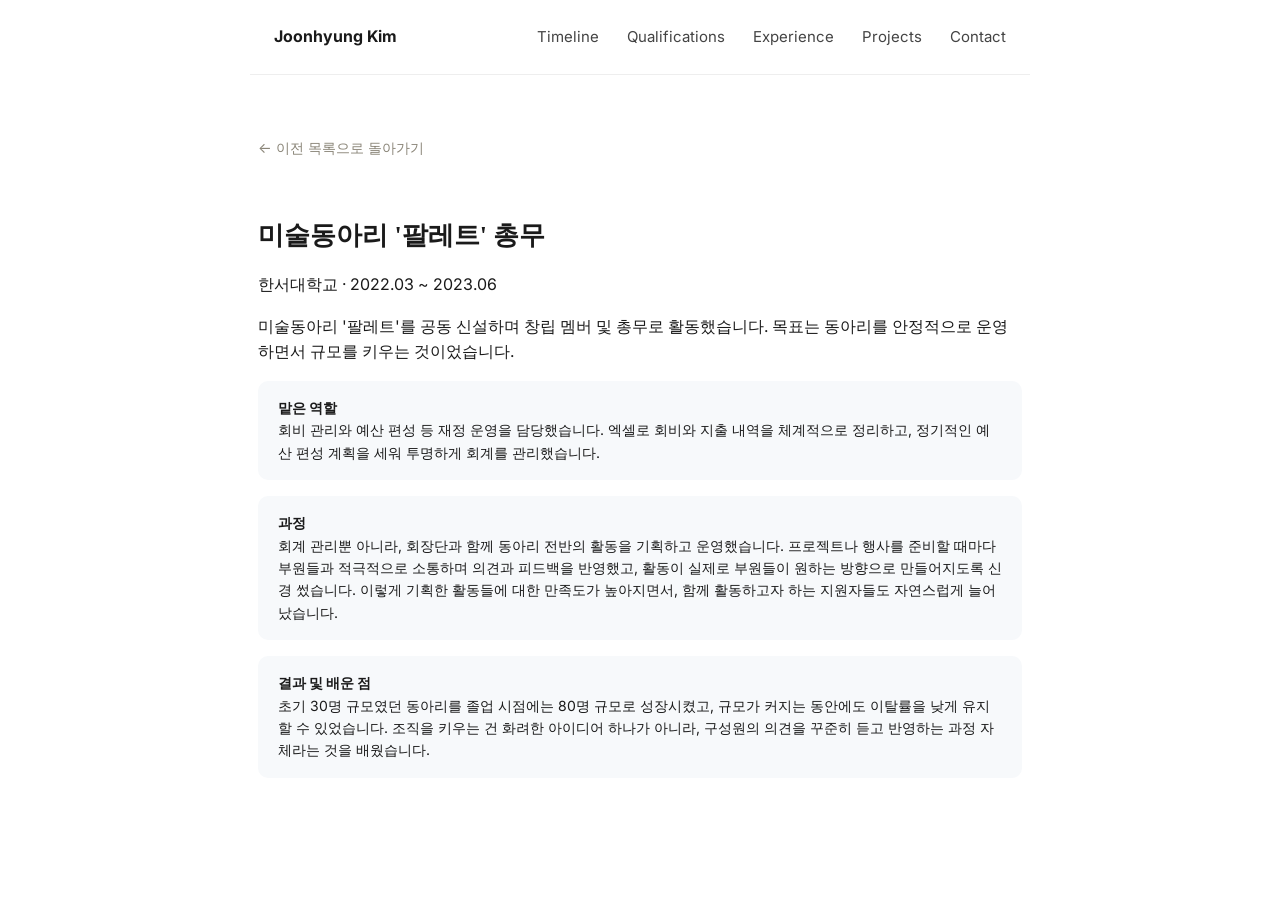
<file: palette.html>
<!DOCTYPE html>
<html>

<head>
    <title>팔레트 동아리 | Joonhyung Kim</title>
    <link rel="stylesheet" href="style.css">
</head>

<body>
    <div class="navbar">
        <a href="index.html" class="name">Joonhyung Kim</a>
        <div class="nav-links">
            <a href="index.html#timeline">Timeline</a>
            <a href="certifications.html">Qualifications</a>
            <a href="experience.html">Experience</a>
            <a href="projects.html">Projects</a>
            <a href="contact.html">Contact</a>
        </div>
    </div>

    <div class="container">
        <a href="javascript:history.back()" class="back-link">← 이전 목록으로 돌아가기</a>

        <h2>미술동아리 '팔레트' 총무</h2>
        <p class="meta">한서대학교 · 2022.03 ~ 2023.06</p>

        <p>
            미술동아리 '팔레트'를 공동 신설하며 창립 멤버 및 총무로 활동했습니다.
            목표는 동아리를 안정적으로 운영하면서 규모를 키우는 것이었습니다.
        </p>

        <div class="info-box">
            <strong>맡은 역할</strong><br>
            회비 관리와 예산 편성 등 재정 운영을 담당했습니다. 엑셀로 회비와 지출 내역을
            체계적으로 정리하고, 정기적인 예산 편성 계획을 세워 투명하게 회계를 관리했습니다.
        </div>

        <div class="info-box">
            <strong>과정</strong><br>
            회계 관리뿐 아니라, 회장단과 함께 동아리 전반의 활동을 기획하고 운영했습니다.
            프로젝트나 행사를 준비할 때마다 부원들과 적극적으로 소통하며 의견과 피드백을
            반영했고, 활동이 실제로 부원들이 원하는 방향으로 만들어지도록 신경 썼습니다.
            이렇게 기획한 활동들에 대한 만족도가 높아지면서, 함께 활동하고자 하는
            지원자들도 자연스럽게 늘어났습니다.
        </div>

        <div class="info-box">
            <strong>결과 및 배운 점</strong><br>
            초기 30명 규모였던 동아리를 졸업 시점에는 80명 규모로 성장시켰고, 규모가 커지는
            동안에도 이탈률을 낮게 유지할 수 있었습니다. 조직을 키우는 건 화려한 아이디어
            하나가 아니라, 구성원의 의견을 꾸준히 듣고 반영하는 과정 자체라는 것을 배웠습니다.
        </div>
    </div>
</body>

</html>
</file>
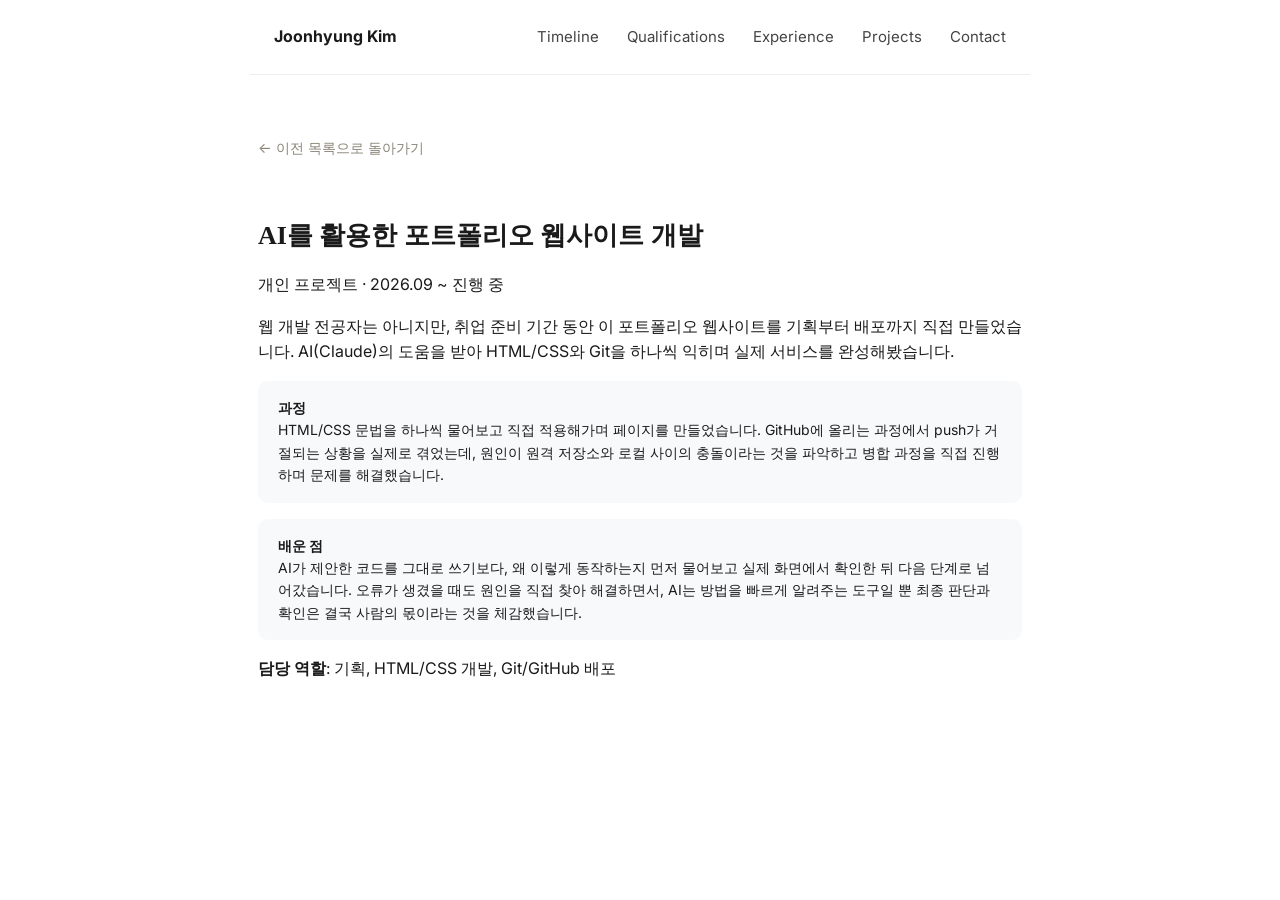
<file: portfolio-dev.html>
<!DOCTYPE html>
<html>

<head>
    <title>AI를 활용한 포트폴리오 웹사이트 개발 | Joonhyung Kim</title>
    <link rel="stylesheet" href="style.css">
</head>

<body>
    <div class="navbar">
        <a href="index.html" class="name">Joonhyung Kim</a>
        <div class="nav-links">
            <a href="index.html#timeline">Timeline</a>
            <a href="certifications.html">Qualifications</a>
            <a href="experience.html">Experience</a>
            <a href="projects.html">Projects</a>
            <a href="contact.html">Contact</a>
        </div>
    </div>

    <div class="container">
        <a href="javascript:history.back()" class="back-link">← 이전 목록으로 돌아가기</a>

        <h2>AI를 활용한 포트폴리오 웹사이트 개발</h2>
        <p class="meta">개인 프로젝트 · 2026.09 ~ 진행 중</p>

        <p>
            웹 개발 전공자는 아니지만, 취업 준비 기간 동안 이 포트폴리오 웹사이트를
    기획부터 배포까지 직접 만들었습니다. AI(Claude)의 도움을 받아 HTML/CSS와
    Git을 하나씩 익히며 실제 서비스를 완성해봤습니다.
        </p>

        <div class="info-box">
            <strong>과정</strong><br>
            HTML/CSS 문법을 하나씩 물어보고 직접 적용해가며 페이지를 만들었습니다.
    GitHub에 올리는 과정에서 push가 거절되는 상황을 실제로 겪었는데, 
    원인이 원격 저장소와 로컬 사이의 충돌이라는 것을 파악하고 병합
    과정을 직접 진행하며 문제를 해결했습니다.
        </div>

        <div class="info-box">
            <strong>배운 점</strong><br>
            AI가 제안한 코드를 그대로 쓰기보다, 왜 이렇게 동작하는지 먼저 물어보고
    실제 화면에서 확인한 뒤 다음 단계로 넘어갔습니다. 오류가 생겼을 때도
    원인을 직접 찾아 해결하면서, AI는 방법을 빠르게 알려주는 도구일 뿐
    최종 판단과 확인은 결국 사람의 몫이라는 것을 체감했습니다.
        </div>

        <p><strong>담당 역할</strong>: 기획, HTML/CSS 개발, Git/GitHub 배포</p>
    </div>
</body>

</html>
</file>
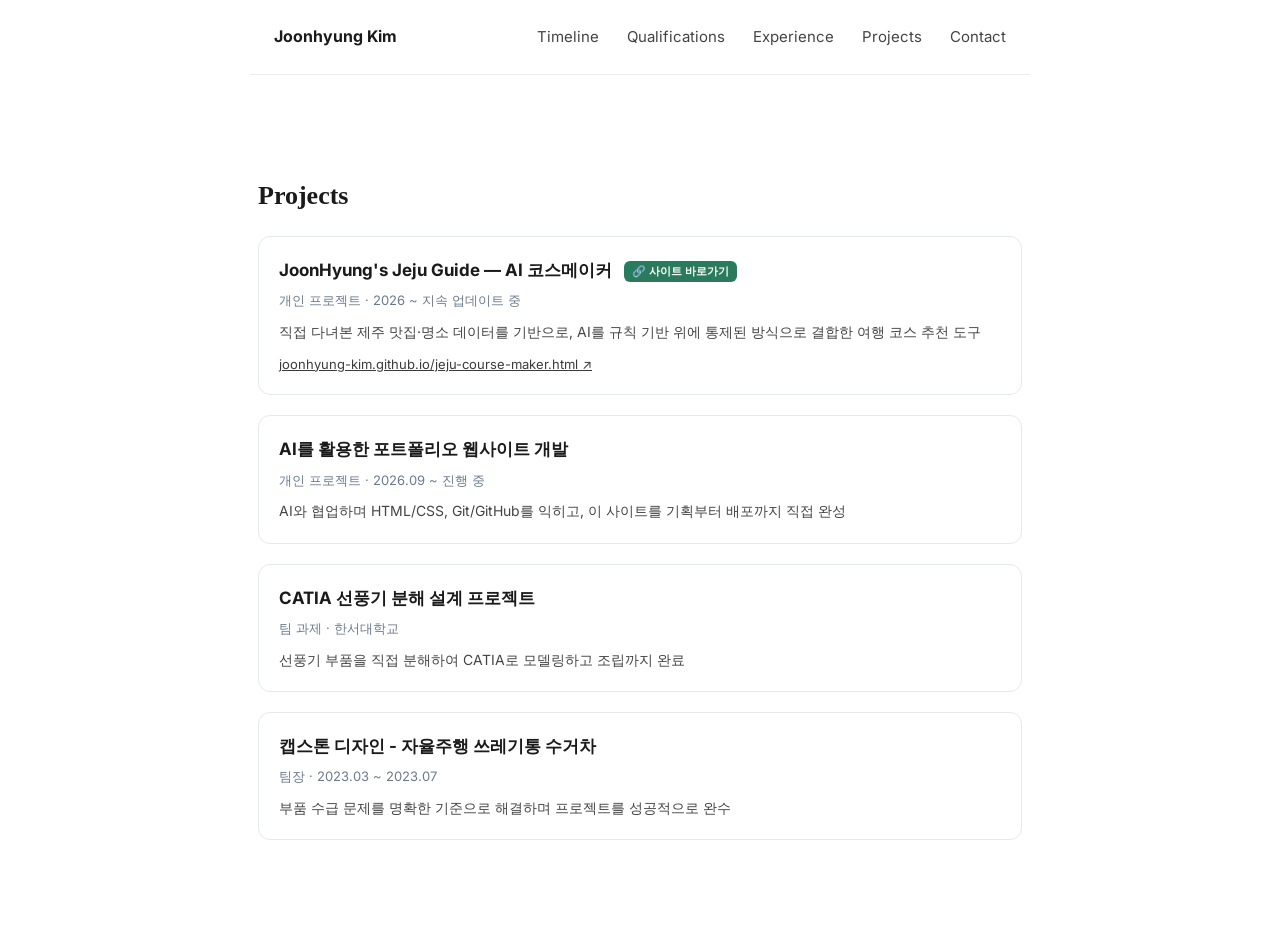
<file: projects.html>
<!DOCTYPE html>
<html>

<head>
    <title>Projects | Joonhyung Kim</title>
    <link rel="stylesheet" href="style.css">
</head>

<body>
    <div class="navbar">
        <a href="index.html" class="name">Joonhyung Kim</a>
        <div class="nav-links">
            <a href="index.html#timeline">Timeline</a>
            <a href="certifications.html">Qualifications</a>
            <a href="experience.html">Experience</a>
            <a href="projects.html">Projects</a>
            <a href="contact.html">Contact</a>
        </div>
    </div>

    <div class="container">
        <h2>Projects</h2>

       <div class="project-grid">
    <a href="https://joonhyung-kim.github.io/jeju-course-maker.html" target="_blank" rel="noopener" class="project-card">
        <div class="card-title">JoonHyung's Jeju Guide — AI 코스메이커
            <span style="display:inline-block; font-size:11px; font-weight:700; background:#2a7a5e; color:#fff; border-radius:6px; padding:2px 8px; margin-left:8px; vertical-align:middle;">🔗 사이트 바로가기</span>
        </div>
        <div class="card-meta">개인 프로젝트 · 2026 ~ 지속 업데이트 중</div>
        <div class="card-desc">직접 다녀본 제주 맛집·명소 데이터를 기반으로, AI를 규칙 기반 위에 통제된 방식으로 결합한 여행 코스 추천 도구</div>
        <div style="margin-top:10px; font-size:13px; text-decoration:underline; opacity:0.85;">joonhyung-kim.github.io/jeju-course-maker.html ↗</div>
    </a>
    
<a href="portfolio-dev.html" class="project-card">
    <div class="card-title">AI를 활용한 포트폴리오 웹사이트 개발</div>
    <div class="card-meta">개인 프로젝트 · 2026.09 ~ 진행 중</div>
    <div class="card-desc">AI와 협업하며 HTML/CSS, Git/GitHub를 익히고, 이 사이트를 기획부터 배포까지 직접 완성</div>
</a>

    <a href="catia-fan.html" class="project-card">
        <div class="card-title">CATIA 선풍기 분해 설계 프로젝트</div>
        <div class="card-meta">팀 과제 · 한서대학교</div>
        <div class="card-desc">선풍기 부품을 직접 분해하여 CATIA로 모델링하고 조립까지 완료</div>
    </a>

    <a href="capstone.html" class="project-card">
        <div class="card-title">캡스톤 디자인 - 자율주행 쓰레기통 수거차</div>
        <div class="card-meta">팀장 · 2023.03 ~ 2023.07</div>
        <div class="card-desc">부품 수급 문제를 명확한 기준으로 해결하며 프로젝트를 성공적으로 완수</div>
    </a>
</div>
</div>

</body>

</html>
</file>
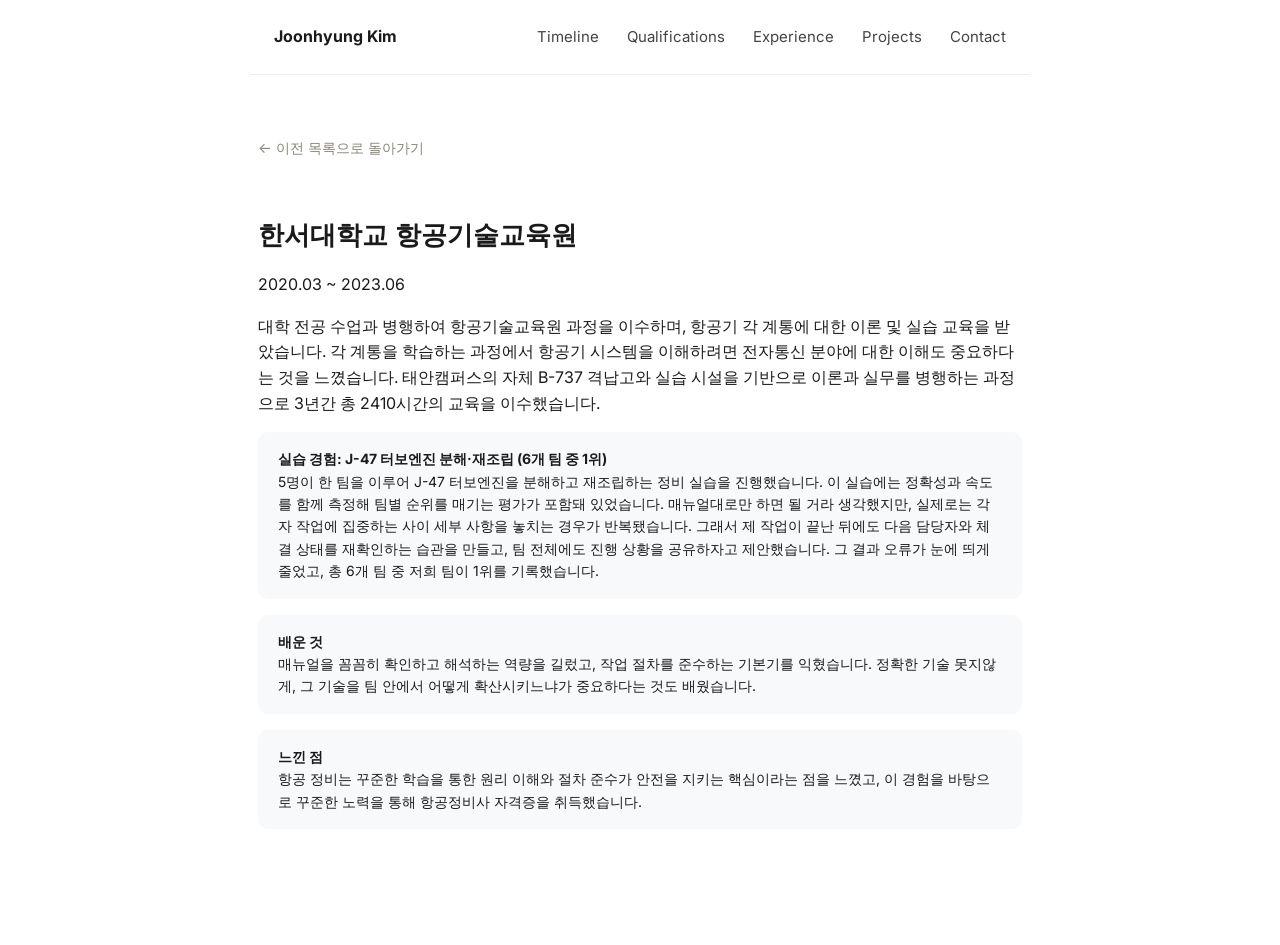
<file: techschool.html>
<!DOCTYPE html>
<html>

<head>
    <title>항공기술교육원 | Joonhyung Kim</title>
    <link rel="stylesheet" href="style.css">
</head>

<body>
    <div class="navbar">
        <a href="index.html" class="name">Joonhyung Kim</a>
        <div class="nav-links">
            <a href="index.html#timeline">Timeline</a>
            <a href="certifications.html">Qualifications</a>
            <a href="experience.html">Experience</a>
            <a href="projects.html">Projects</a>
            <a href="contact.html">Contact</a>
        </div>
    </div>

    <div class="container">
        <a href="javascript:history.back()" class="back-link">← 이전 목록으로 돌아가기</a>

        <h2>한서대학교 항공기술교육원</h2>
<p class="meta">2020.03 ~ 2023.06</p>

<p>
    대학 전공 수업과 병행하여 항공기술교육원 과정을 이수하며, 항공기 각 계통에 대한
    이론 및 실습 교육을 받았습니다. 각 계통을 학습하는 과정에서 항공기 시스템을
    이해하려면 전자통신 분야에 대한 이해도 중요하다는 것을 느꼈습니다. 태안캠퍼스의 자체 B-737 격납고와
    실습 시설을 기반으로 이론과 실무를 병행하는 과정으로 3년간 총 2410시간의 교육을 이수했습니다.
</p>

<div class="info-box">
    <strong>실습 경험: J-47 터보엔진 분해·재조립 (6개 팀 중 1위)</strong><br>
    5명이 한 팀을 이루어 J-47 터보엔진을 분해하고 재조립하는 정비 실습을 진행했습니다.
    이 실습에는 정확성과 속도를 함께 측정해 팀별 순위를 매기는 평가가 포함돼 있었습니다.
    매뉴얼대로만 하면 될 거라 생각했지만, 실제로는 각자 작업에 집중하는 사이 세부
    사항을 놓치는 경우가 반복됐습니다. 그래서 제 작업이 끝난 뒤에도 다음 담당자와
    체결 상태를 재확인하는 습관을 만들고, 팀 전체에도 진행 상황을 공유하자고
    제안했습니다. 그 결과 오류가 눈에 띄게 줄었고, 총 6개 팀 중 저희 팀이 1위를
    기록했습니다.
</div>

<div class="info-box">
    <strong>배운 것</strong><br>
    매뉴얼을 꼼꼼히 확인하고 해석하는 역량을 길렀고, 작업 절차를 준수하는 기본기를
    익혔습니다. 정확한 기술 못지않게, 그 기술을 팀 안에서 어떻게 확산시키느냐가
    중요하다는 것도 배웠습니다.
</div>

<div class="info-box">
    <strong>느낀 점</strong><br>
    항공 정비는 꾸준한 학습을 통한 원리 이해와 절차 준수가 안전을 지키는 핵심이라는
    점을 느꼈고, 이 경험을 바탕으로 꾸준한 노력을 통해 항공정비사 자격증을 취득했습니다.
</div>
    </div>
</body>

</html>
</file>
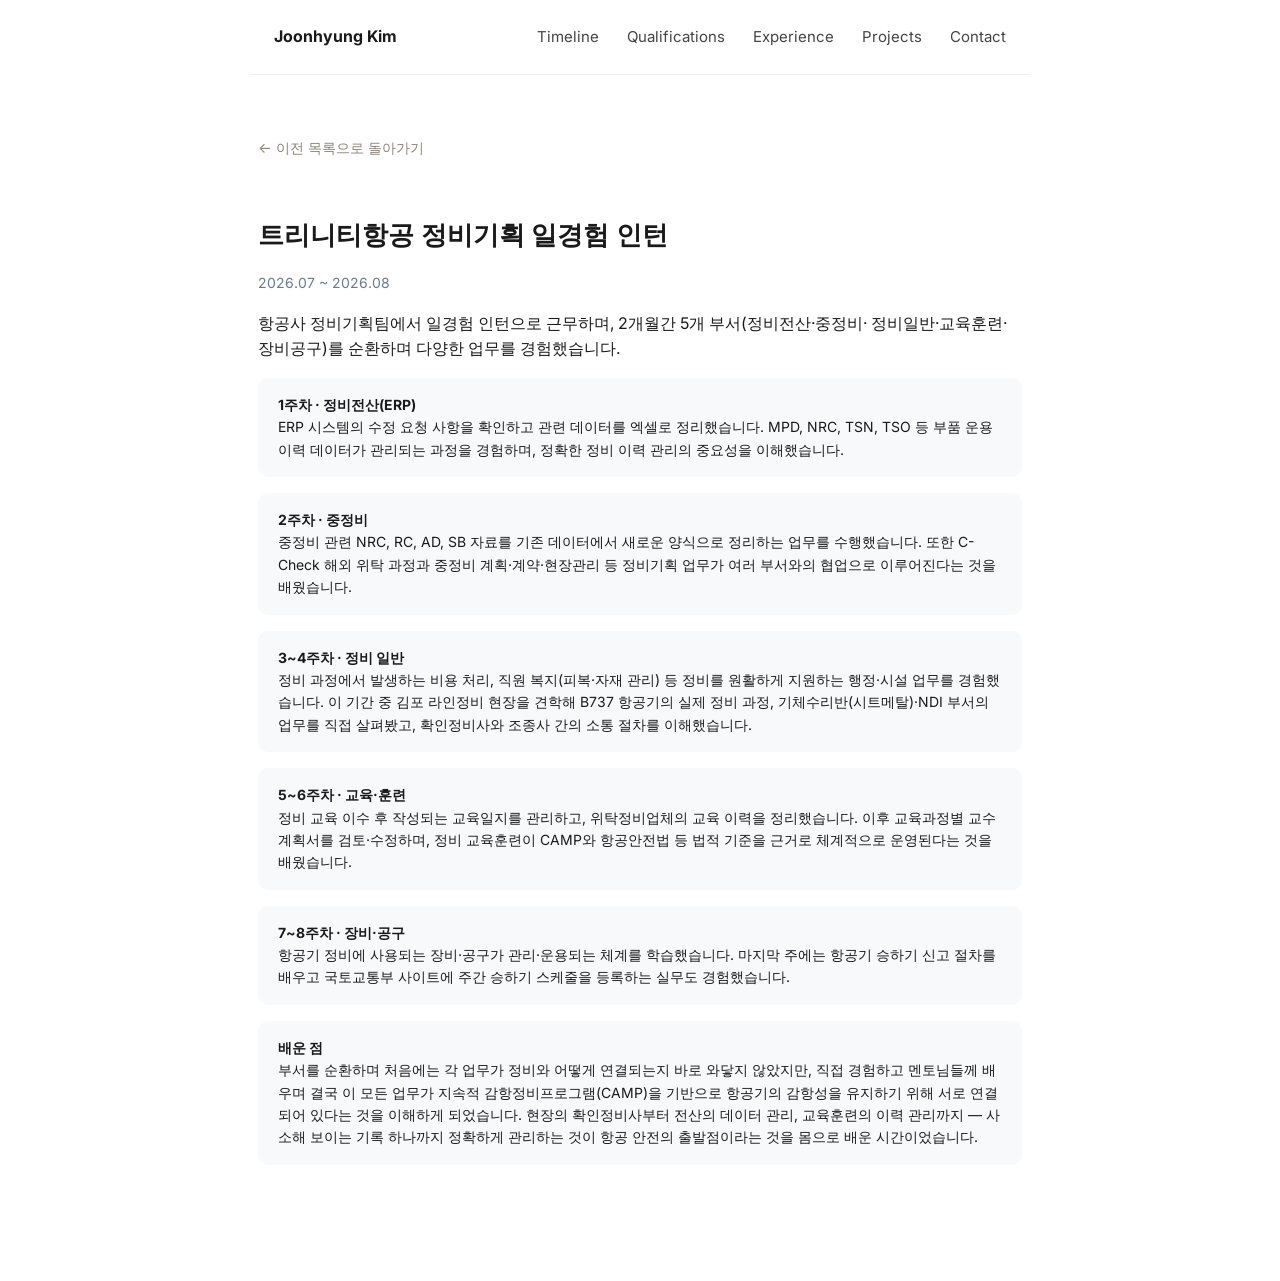
<file: trinity.html>
<!DOCTYPE html>
<html>

<head>
    <title>트리니티항공 일경험 인턴 | Joonhyung Kim</title>
    <link rel="stylesheet" href="style.css">
</head>

<body>
    <div class="navbar">
        <a href="index.html" class="name">Joonhyung Kim</a>
        <div class="nav-links">
            <a href="index.html#timeline">Timeline</a>
            <a href="certifications.html">Qualifications</a>
            <a href="experience.html">Experience</a>
            <a href="projects.html">Projects</a>
            <a href="contact.html">Contact</a>
        </div>
    </div>

    <div class="container">
        <a href="javascript:history.back()" class="back-link">← 이전 목록으로 돌아가기</a>

        <h2>트리니티항공 정비기획 일경험 인턴</h2>
        <div class="entry-meta">2026.07 ~ 2026.08</div>

<p>
    항공사 정비기획팀에서 일경험 인턴으로 근무하며, 2개월간 5개 부서(정비전산·중정비·
    정비일반·교육훈련·장비공구)를 순환하며 다양한 업무를 경험했습니다.
</p>

<div class="info-box">
    <strong>1주차 · 정비전산(ERP)</strong><br>
    ERP 시스템의 수정 요청 사항을 확인하고 관련 데이터를 엑셀로 정리했습니다. MPD, NRC,
    TSN, TSO 등 부품 운용 이력 데이터가 관리되는 과정을 경험하며, 정확한 정비 이력 관리의
    중요성을 이해했습니다.
</div>

<div class="info-box">
    <strong>2주차 · 중정비</strong><br>
    중정비 관련 NRC, RC, AD, SB 자료를 기존 데이터에서 새로운 양식으로 정리하는 업무를
    수행했습니다. 또한 C-Check 해외 위탁 과정과 중정비 계획·계약·현장관리 등 정비기획
    업무가 여러 부서와의 협업으로 이루어진다는 것을 배웠습니다.
</div>

<div class="info-box">
    <strong>3~4주차 · 정비 일반</strong><br>
    정비 과정에서 발생하는 비용 처리, 직원 복지(피복·자재 관리) 등 정비를 원활하게
    지원하는 행정·시설 업무를 경험했습니다. 이 기간 중 김포 라인정비 현장을 견학해
    B737 항공기의 실제 정비 과정, 기체수리반(시트메탈)·NDI 부서의 업무를 직접
    살펴봤고, 확인정비사와 조종사 간의 소통 절차를 이해했습니다.
</div>

<div class="info-box">
    <strong>5~6주차 · 교육·훈련</strong><br>
    정비 교육 이수 후 작성되는 교육일지를 관리하고, 위탁정비업체의 교육 이력을
    정리했습니다. 이후 교육과정별 교수계획서를 검토·수정하며, 정비 교육훈련이
    CAMP와 항공안전법 등 법적 기준을 근거로 체계적으로 운영된다는 것을 배웠습니다.
</div>

<div class="info-box">
    <strong>7~8주차 · 장비·공구</strong><br>
    항공기 정비에 사용되는 장비·공구가 관리·운용되는 체계를 학습했습니다. 마지막
    주에는 항공기 승하기 신고 절차를 배우고 국토교통부 사이트에 주간 승하기 스케줄을
    등록하는 실무도 경험했습니다.
</div>

<div class="info-box">
    <strong>배운 점 </strong><br>
    부서를 순환하며 처음에는 각 업무가 정비와 어떻게 연결되는지 바로 와닿지 않았지만,
    직접 경험하고 멘토님들께 배우며 결국 이 모든 업무가 지속적 감항정비프로그램(CAMP)을
    기반으로 항공기의 감항성을 유지하기 위해 서로 연결되어 있다는 것을 이해하게
    되었습니다. 현장의 확인정비사부터 전산의 데이터 관리, 교육훈련의 이력 관리까지 —
    사소해 보이는 기록 하나까지 정확하게 관리하는 것이 항공 안전의 출발점이라는 것을
    몸으로 배운 시간이었습니다.
</div>
</body>

</html>
</file>
<file: style.css>
/* 구글 폰트 불러오기 - 이해포인트 아님, 그냥 이런 게 있다 정도만 */
@import url('https://fonts.googleapis.com/css2?family=Inter:wght@400;500;600;700&family=Newsreader:wght@500;600&display=swap');
html {
    scroll-behavior: smooth;
}

/* 네비게이션 바를 화면 상단에 고정 */
.navbar {
    position: sticky;
    top: 0;
    background-color: #ffffff;
    border-bottom: 1px solid #eee;
    z-index: 10;
}

/* 고정된 네비게이션 바에 섹션 제목이 가려지지 않도록 여유 공간 확보 - 이해포인트 */
section {
    scroll-margin-top: 80px;
}
* {
    box-sizing: border-box;
}

body {
    font-family: 'Inter', -apple-system, "Apple SD Gothic Neo", "맑은 고딕", sans-serif;
    background-color: #ffffff;
    color: #1a1a1a;
    margin: 0;
    line-height: 1.6;
}

.container {
    max-width: 820px;
    margin: 0 auto;
    padding: 60px 28px 100px;
}

/* 네비게이션 */
.navbar {
    display: flex;
    justify-content: space-between;
    align-items: center;
    max-width: 780px;
    margin: 0 auto;
    padding: 24px;
}

.navbar .name {
    font-weight: 700;
    text-decoration: none;
    color: #1a1a1a;
    font-size: 16px;
}

.navbar .nav-links a {
    margin-left: 24px;
    text-decoration: none;
    color: #444;
    font-size: 15px;
    transition: color 0.2s ease;
}

.navbar .nav-links a:hover {
    color: #1a73e8;
}

/* Hero 영역: 사진 + 텍스트 나란히 배치 - 이해포인트 (Flexbox 응용) */
.hero {
    display: flex;
    align-items: center;
    gap: 32px;
    margin-bottom: 20px;
}

.profile-photo {
    width: 120px;
    height: 120px;
    border-radius: 50%;
    object-fit: cover;
    flex-shrink: 0;
}

h1.hero-name {
    font-family: 'Fraunces', serif;
    font-size: 68px;
    font-weight: 600;
    letter-spacing: -1px;
    margin-bottom: 6px;
    line-height: 1.1;
}

.hero-role {
    color: #6b7a8f;
    font-size: 17px;
    margin-top: 0;
    margin-bottom: 0;
}

.bio p {
    font-size: 16px;
    margin-bottom: 16px;
}

/* 태그 필 (소개 아래) */
.tags {
    margin: 24px 0;
}

.tag {
    display: inline-block;
    background-color: #f1f3f5;
    color: #333;
    padding: 6px 14px;
    border-radius: 20px;
    font-size: 13px;
    margin-right: 8px;
    margin-bottom: 8px;
}

/* 버튼 */
.buttons {
    margin-top: 20px;
}

.btn {
    display: inline-block;
    padding: 10px 20px;
    border-radius: 20px;
    text-decoration: none;
    font-size: 14px;
    margin-right: 10px;
    margin-bottom: 10px;
    transition: opacity 0.2s ease, transform 0.15s ease;
}

.btn-primary {
    background-color: #1a73e8;
    color: white;
}

.btn-outline {
    border: 1px solid #d0d5db;
    color: #333;
}

.btn:hover {
    opacity: 0.85;
    transform: translateY(-1px);
}

/* Skills 섹션 - 아이콘 없이 텍스트 태그로 표현 */
.skills-grid {
    display: flex;
    flex-wrap: wrap;
    gap: 10px;
    margin-top: 12px;
}

.skill-item {
    background-color: #eef4ff;
    color: #1a54b0;
    padding: 8px 16px;
    border-radius: 8px;
    font-size: 14px;
    font-weight: 600;
}

/* 상세 페이지 */
h2 {
    font-family: 'Fraunces', serif;
    font-weight: 600;
    font-size: 26px;
    margin-top: 40px;
    margin-bottom: 16px;
}

.entry {
    margin-bottom: 20px;
}

.entry-title {
    font-weight: 700;
    margin-bottom: 4px;
}

.entry-meta {
    color: #6b7a8f;
    font-size: 14px;
    margin-bottom: 6px;
}

ul {
    padding-left: 20px;
}

/* 반응형 대응: 화면 폭이 600px 이하(모바일)일 때 - 이해포인트 */
@media (max-width: 600px) {
    .navbar {
        flex-direction: column;
        align-items: flex-start;
        gap: 12px;
    }

    .navbar .nav-links a {
        margin-left: 0;
        margin-right: 16px;
    }

    .hero {
        flex-direction: column;
        align-items: flex-start;
        text-align: left;
    }

    h1.hero-name {
        font-size: 30px;
    }
}
/* Projects 카드 그리드 - 이해포인트 (Flexbox 응용 2) */
.project-grid {
    display: flex;
    flex-wrap: wrap;
    gap: 20px;
    margin-top: 20px;
}

.project-card {
    background-color: #ffffff;
    border: 1px solid #e5e9ef;
    border-radius: 12px;
    padding: 20px;
    width: 100%;
    text-decoration: none;
    color: inherit;
    transition: box-shadow 0.2s ease, transform 0.15s ease;
    display: block;
}

.project-card:hover {
    box-shadow: 0 4px 16px rgba(0, 0, 0, 0.08);
    transform: translateY(-2px);
}

.project-card .card-title {
    font-weight: 700;
    font-size: 17px;
    margin-bottom: 6px;
}

.project-card .card-meta {
    color: #6b7a8f;
    font-size: 13px;
    margin-bottom: 10px;
}

.project-card .card-desc {
    font-size: 14px;
    color: #444;
}

/* 상세 페이지 상단 '뒤로가기' 링크 */
.back-link {
    display: inline-block;
    margin-bottom: 16px;
    color: #6b7a8f;
    text-decoration: none;
    font-size: 14px;
}

.back-link:hover {
    color: #1a73e8;
}

/* 사진 자리 (실제 사진 생기기 전까지 사용) */
.photo-placeholder {
    background-color: #f1f3f5;
    border: 1px dashed #c3cbd4;
    border-radius: 10px;
    height: 220px;
    display: flex;
    align-items: center;
    justify-content: center;
    color: #97a2b0;
    font-size: 14px;
    margin: 20px 0;
}

/* 실제 사진 넣을 때 사용할 스타일 */
.detail-photo {
    width: 100%;
    border-radius: 10px;
    margin: 20px 0;
}
/* 세로형 사진 전용 - 너무 커지지 않도록 폭 제한 */
.detail-photo-portrait {
    max-width: 320px;
    width: 100%;
    border-radius: 10px;
    margin: 20px auto;
    display: block;
}

.info-box {
    background-color: #f7f9fb;
    border-radius: 10px;
    padding: 16px 20px;
    margin: 16px 0;
    font-size: 14px;
}
/* 섹션 간 확실한 여백 및 경계 구분 - 이해포인트 */
section {
    padding: 80px 0;
    scroll-margin-top: 80px;
}

section:nth-of-type(even) {
    background-color: #f8f9fb;
    margin-left: calc(-50vw + 50%);
    margin-right: calc(-50vw + 50%);
    padding-left: calc(50vw - 50%);
    padding-right: calc(50vw - 50%);
}

/* 섹션 제목 위 작은 라벨 */
.section-label {
    color: #1a73e8;
    font-size: 13px;
    font-weight: 700;
    letter-spacing: 1px;
    text-transform: uppercase;
    margin-bottom: 8px;
}
/* 타임라인 - 이해포인트: position relative/absolute */
.timeline {
    position: relative;
    padding-left: 28px;
    margin-top: 20px;
}

/* 세로로 이어지는 선 */
.timeline::before {
    content: '';
    position: absolute;
    left: 6px;
    top: 4px;
    bottom: 4px;
    width: 2px;
    background-color: #d0d5db;
}

.timeline-item {
    position: relative;
    margin-bottom: 26px;
}

/* 각 항목 옆의 동그란 점 */
.timeline-item::before {
    content: '';
    position: absolute;
    left: -28px;
    top: 4px;
    width: 10px;
    height: 10px;
    border-radius: 50%;
    background-color: #1a73e8;
}

.timeline-date {
    color: #6b7a8f;
    font-size: 13px;
    margin-bottom: 2px;
}

.timeline-title {
    font-weight: 700;
    font-size: 15px;
}

/* Contact 버튼 그룹 */
.contact-buttons {
    display: flex;
    flex-wrap: wrap;
    gap: 12px;
    margin-top: 20px;
}

.contact-btn {
    display: inline-flex;
    align-items: center;
    gap: 8px;
    padding: 12px 22px;
    border-radius: 24px;
    text-decoration: none;
    font-size: 15px;
    font-weight: 600;
    transition: opacity 0.2s ease, transform 0.15s ease;
}

.contact-btn:hover {
    opacity: 0.85;
    transform: translateY(-1px);
}

.contact-btn.primary {
    background-color: #1a1a1a;
    color: white;
}

.contact-btn.secondary {
    background-color: #f1f3f5;
    color: #1a1a1a;
}
.icon-illustration {
    background-color: #f7f9fb;
    border-radius: 10px;
    height: 220px;
    display: flex;
    align-items: center;
    justify-content: center;
    margin: 20px 0;
}

.icon-illustration svg {
    width: 120px;
    height: 120px;
}

.back-link {
    font-size: 0.9rem;
    color: #8a8578;
    text-decoration: none;
}

.back-link:hover {
    text-decoration: underline;
}
</file>
